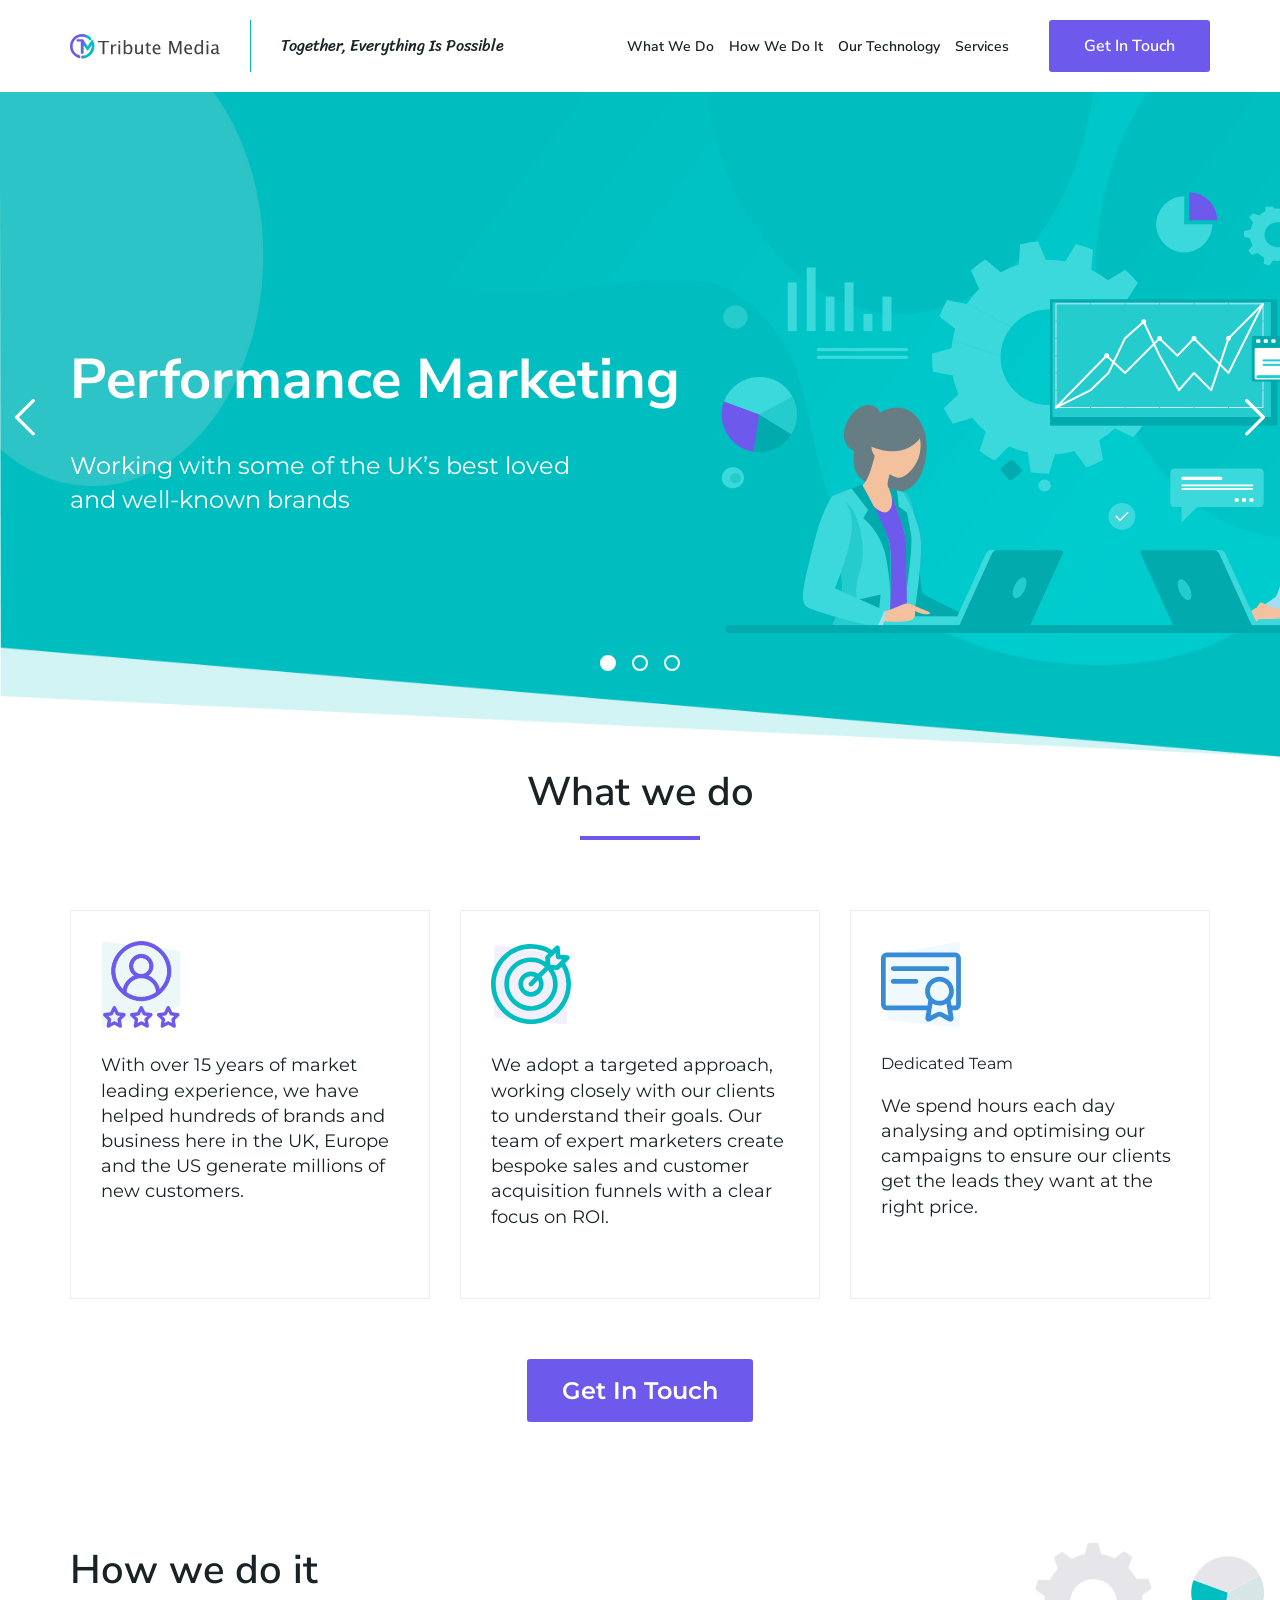
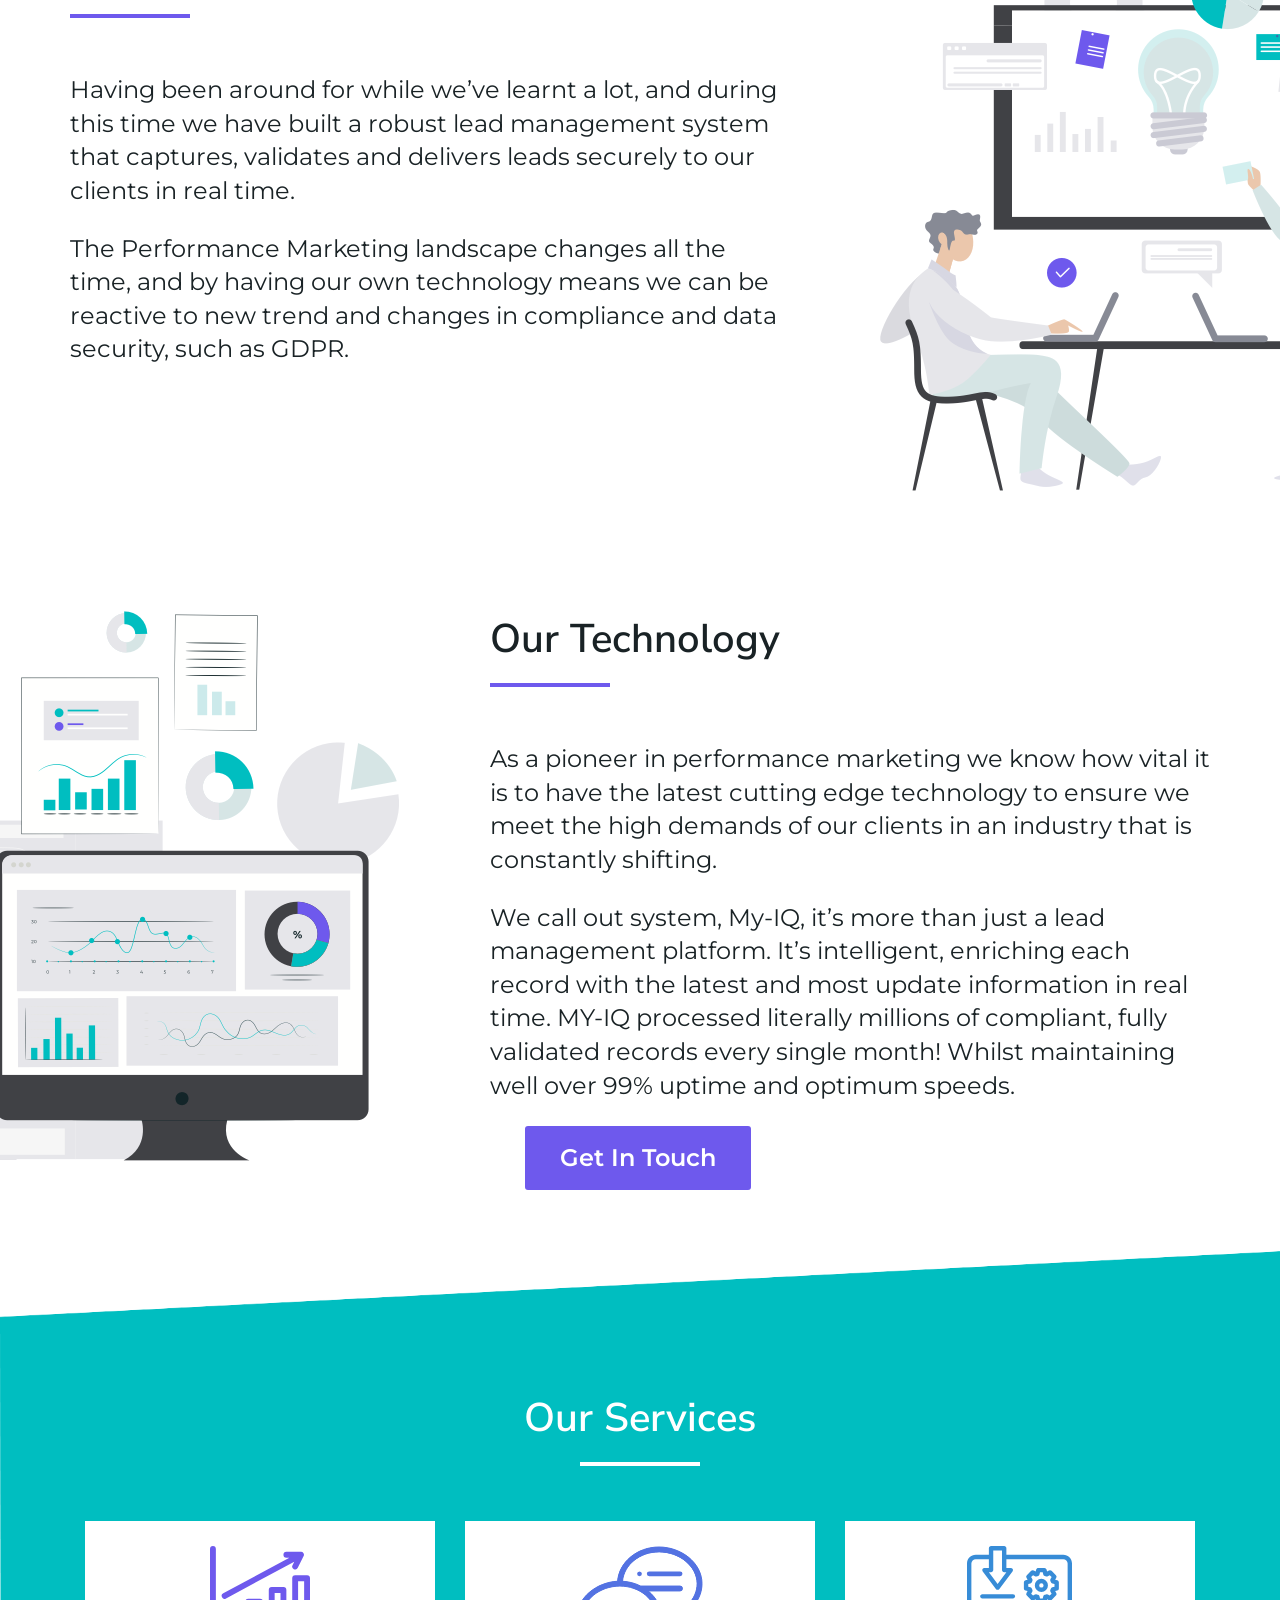
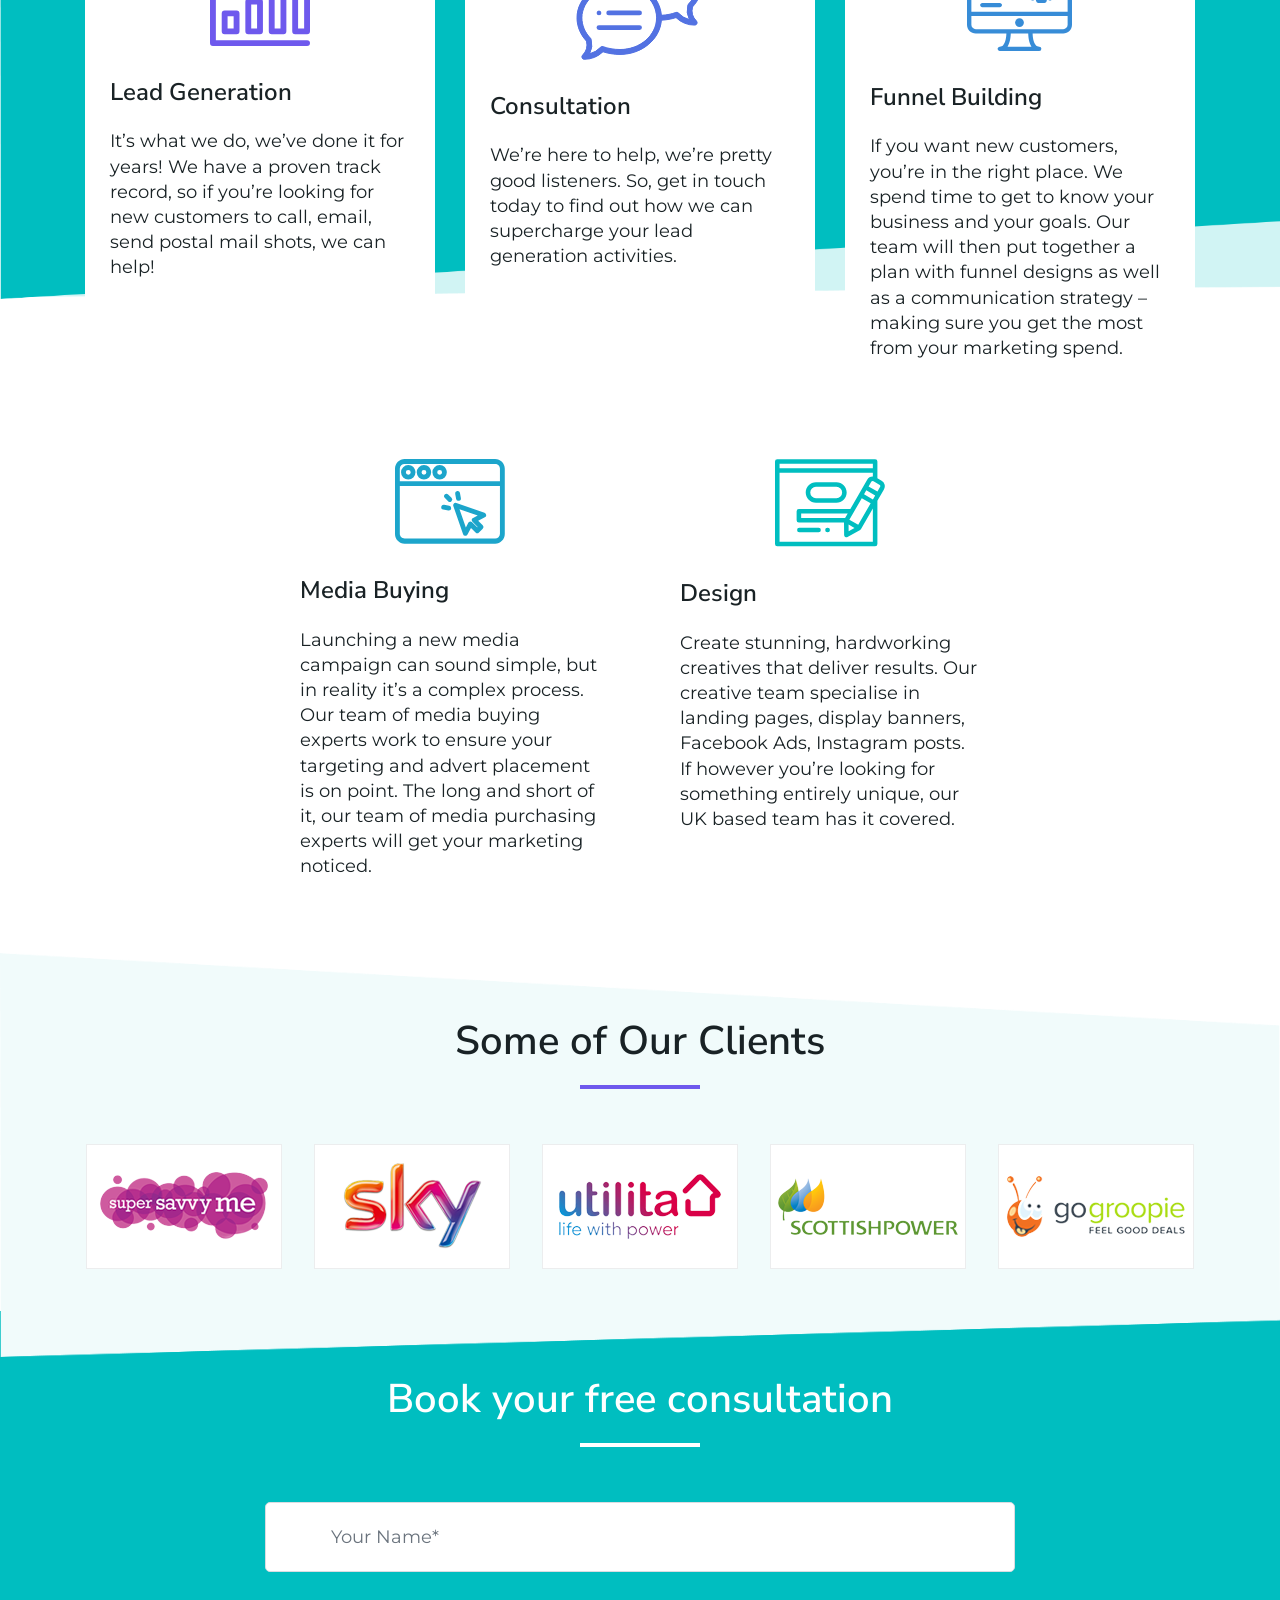
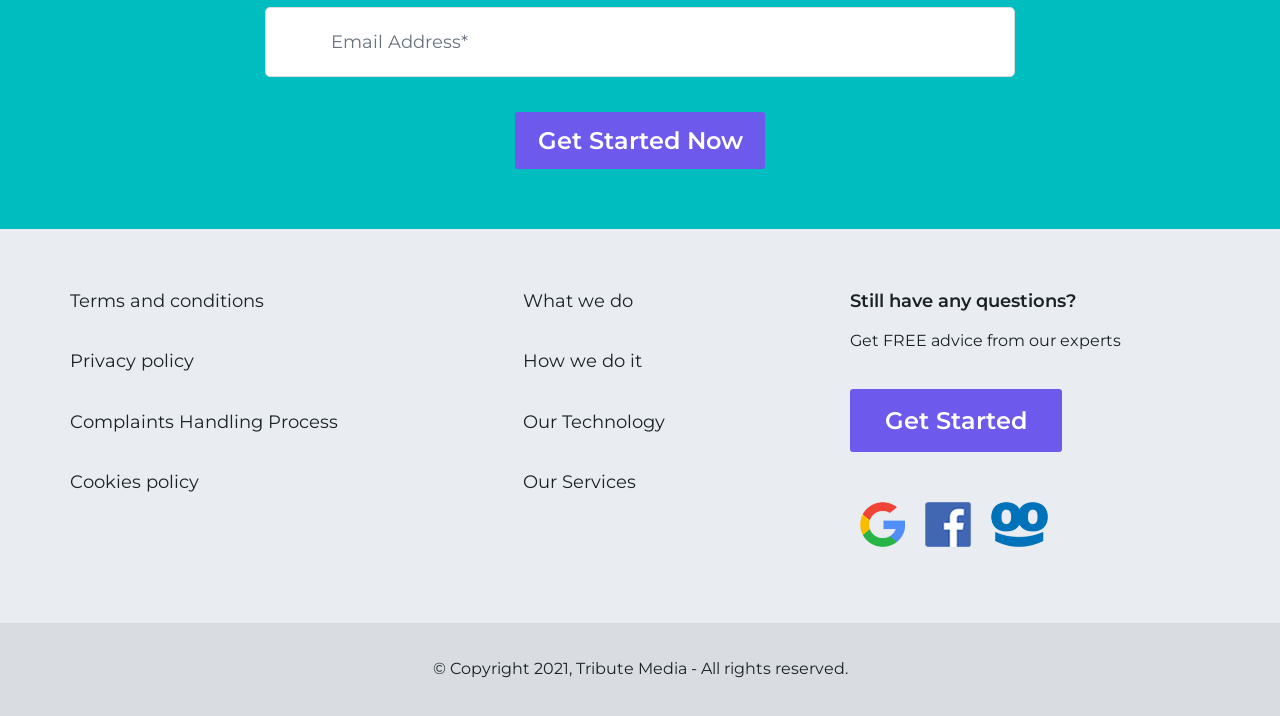
<file: index.html>
<!doctype html>
<html class="no-js" lang="">

<head>
  <meta charset="utf-8">
  <title>Tribute</title>
  <meta name="description" content="">
  <meta name="viewport" content="width=device-width, initial-scale=1">
  <link rel="preconnect" href="https://fonts.googleapis.com">
  <link href="https://fonts.googleapis.com/css2?family=Nunito+Sans:ital,wght@0,700;1,400&display=swap" rel="stylesheet">
  <link rel="preconnect" href="https://fonts.gstatic.com" crossorigin>
  <link href="https://fonts.googleapis.com/css2?family=Montserrat:wght@400;700&display=swap" rel="stylesheet">
  <meta property="og:title" content="">
  <meta property="og:type" content="">
  <meta property="og:url" content="">
  <meta property="og:image" content="">

  <link rel="manifest" href="site.webmanifest">
  <link rel="apple-touch-icon" href="icon.png">
  <!-- Place favicon.ico in the root directory -->
  
  <link rel="stylesheet" href="css/normalize.css">
  <link rel="stylesheet" href="css/slick.css">
  <link rel="stylesheet" href="css/animate.min.css">
  <link rel="stylesheet" href="css/main.css">

  <meta name="theme-color" content="#3c5ae4">
</head>

<body>
  <div class="wrapper">
    <header class="header">
      
      <div class="container">
        <div class="logo">
          <a href="/">
            <svg viewBox="0 0 400 66" version="1.1" xmlns="http://www.w3.org/2000/svg" xmlns:xlink="http://www.w3.org/1999/xlink">
              <!-- Generator: Sketch 50.2 (55047) - http://www.bohemiancoding.com/sketch -->
              <title>logo_color</title>
              <desc>Created with Sketch.</desc>
              <defs>
                  <linearGradient x1="50%" y1="41.1348806%" x2="68.2242044%" y2="43.6435127%" id="linearGradient-1">
                      <stop stop-color="#6E59ED" offset="0%"></stop>
                      <stop stop-color="#00BEC0" offset="100%"></stop>
                  </linearGradient>
              </defs>
              <g id="Page-1" stroke="none" stroke-width="1" fill="none" fill-rule="evenodd">
                  <g id="logoFINAL" transform="translate(-59.000000, -180.000000)">
                      <g id="logo_color" transform="translate(59.000000, 180.000000)">
                          <g id="text" transform="translate(73.924051, 15.189873)" fill="#404145">
                              <path d="M12.8876582,38.4810127 L12.8876582,7.0806962 L0.42721519,7.0806962 L0.42721519,3.35443038 L30.3322785,3.35443038 L30.3322785,7.0806962 L17.8718354,7.0806962 L17.8718354,38.4810127 L12.8876582,38.4810127 Z M35.4113924,38.4810127 L35.4113924,12.7056962 L40.0870253,12.7056962 L40.0870253,17.5474684 C41.9383004,13.9398554 44.6281469,12.1360759 48.1566456,12.1360759 C48.6313315,12.1360759 49.1297442,12.1756325 49.6518987,12.2547468 L49.6518987,16.6218354 C48.8449327,16.3528468 48.1329145,16.2183544 47.5158228,16.2183544 C44.5569472,16.2183544 42.0807062,17.974666 40.0870253,21.4873418 L40.0870253,38.4810127 L35.4113924,38.4810127 Z M55.3006329,38.4810127 L55.3006329,12.7056962 L59.9762658,12.7056962 L59.9762658,38.4810127 L55.3006329,38.4810127 Z M55.3006329,8.03006329 L55.3006329,3.35443038 L59.9762658,3.35443038 L59.9762658,8.03006329 L55.3006329,8.03006329 Z M69.3512658,38.7658228 L69.3512658,1.00474684 L74.0268987,1.00474684 L74.0268987,17.5474684 C75.9414653,13.9398554 78.813272,12.1360759 82.6424051,12.1360759 C85.7436864,12.1360759 88.1843265,13.2673937 89.9643987,15.5300633 C91.7444709,17.7927328 92.6344937,20.8860563 92.6344937,24.8101266 C92.6344937,29.0822998 91.6258012,32.5276768 89.6083861,35.1463608 C87.5909709,37.7650447 84.9367253,39.0743671 81.6455696,39.0743671 C78.5917569,39.0743671 76.0522253,37.9034927 74.0268987,35.5617089 L73.4572785,38.7658228 L69.3512658,38.7658228 Z M74.0268987,32.3338608 C76.4319741,34.4857703 78.7262549,35.5617089 80.9098101,35.5617089 C85.4035035,35.5617089 87.6503165,32.1361102 87.6503165,25.2848101 C87.6503165,19.2404761 85.6566655,16.2183544 81.6693038,16.2183544 C79.0585313,16.2183544 76.5110884,17.6344795 74.0268987,20.4667722 L74.0268987,32.3338608 Z M116.060127,38.4810127 L116.060127,33.6392405 C113.575937,37.2626763 110.561727,39.0743671 107.017405,39.0743671 C104.770558,39.0743671 102.982602,38.3663045 101.653481,36.9501582 C100.32436,35.5340119 99.6598101,33.6234297 99.6598101,31.2183544 L99.6598101,12.7056962 L104.335443,12.7056962 L104.335443,29.6993671 C104.335443,31.6297565 104.616295,33.0023693 105.178006,33.8172468 C105.739718,34.6321243 106.677209,35.039557 107.990506,35.039557 C110.838622,35.039557 113.528468,33.1645757 116.060127,29.414557 L116.060127,12.7056962 L120.735759,12.7056962 L120.735759,38.4810127 L116.060127,38.4810127 Z M137.848101,39.0743671 C135.474672,39.0743671 133.623424,38.3939941 132.294304,37.0332278 C130.965183,35.6724616 130.300633,33.7816577 130.300633,31.3607595 L130.300633,16.2183544 L127.072785,16.2183544 L127.072785,12.7056962 L130.300633,12.7056962 L130.300633,8.03006329 L134.976266,7.57911392 L134.976266,12.7056962 L141.716772,12.7056962 L141.716772,16.2183544 L134.976266,16.2183544 L134.976266,30.5063291 C134.976266,33.8765991 136.431947,35.5617089 139.343354,35.5617089 C139.960446,35.5617089 140.712021,35.4588618 141.598101,35.2531646 L141.598101,38.4810127 C140.158221,38.8765843 138.908233,39.0743671 137.848101,39.0743671 Z M167.183544,37.6503165 C164.050617,38.5996883 161.368682,39.0743671 159.137658,39.0743671 C155.340171,39.0743671 152.242892,37.8125126 149.845728,35.2887658 C147.448564,32.765019 146.25,29.493691 146.25,25.4746835 C146.25,21.5664362 147.30616,18.3623543 149.418513,15.8623418 C151.530865,13.3623293 154.232578,12.1123418 157.523734,12.1123418 C160.640838,12.1123418 163.049833,13.2199256 164.750791,15.4351266 C166.451749,17.6503275 167.302215,20.7990302 167.302215,24.8813291 L167.278481,26.3291139 L151.02057,26.3291139 C151.700953,32.4525623 154.699341,35.5142405 160.015823,35.5142405 C161.962035,35.5142405 164.351252,34.9920938 167.183544,33.9477848 L167.183544,37.6503165 Z M151.234177,22.8164557 L162.602848,22.8164557 C162.602848,18.0221279 160.814891,15.625 157.238924,15.625 C153.647134,15.625 151.645572,18.0221279 151.234177,22.8164557 Z M190.609177,38.4810127 L190.609177,3.35443038 L197.515823,3.35443038 L207.246835,30.5300633 L217.262658,3.35443038 L223.433544,3.35443038 L223.433544,38.4810127 L218.781646,38.4810127 L218.781646,9.90506329 L209.098101,36.1313291 L204.280063,36.1313291 L194.881329,9.83386076 L194.881329,38.4810127 L190.609177,38.4810127 Z M251.511076,37.6503165 C248.378149,38.5996883 245.696214,39.0743671 243.46519,39.0743671 C239.667703,39.0743671 236.570423,37.8125126 234.173259,35.2887658 C231.776096,32.765019 230.577532,29.493691 230.577532,25.4746835 C230.577532,21.5664362 231.633692,18.3623543 233.746044,15.8623418 C235.858397,13.3623293 238.56011,12.1123418 241.851266,12.1123418 C244.96837,12.1123418 247.377365,13.2199256 249.078323,15.4351266 C250.779281,17.6503275 251.629747,20.7990302 251.629747,24.8813291 L251.606013,26.3291139 L235.348101,26.3291139 C236.028484,32.4525623 239.026872,35.5142405 244.343354,35.5142405 C246.289567,35.5142405 248.678783,34.9920938 251.511076,33.9477848 L251.511076,37.6503165 Z M235.561709,22.8164557 L246.93038,22.8164557 C246.93038,18.0221279 245.142423,15.625 241.566456,15.625 C237.974666,15.625 235.973103,18.0221279 235.561709,22.8164557 Z M276.242089,38.4810127 L276.242089,33.6392405 C274.343345,37.2626763 271.47945,39.0743671 267.650316,39.0743671 C264.549035,39.0743671 262.108395,37.9430493 260.328323,35.6803797 C258.548251,33.4177102 257.658228,30.3243867 257.658228,26.4003165 C257.658228,22.1123203 258.66692,18.6629877 260.684335,16.0522152 C262.701751,13.4414426 265.355996,12.1360759 268.647152,12.1360759 C271.700965,12.1360759 274.232585,13.3069503 276.242089,15.6487342 L276.242089,1.00474684 L280.941456,1.00474684 L280.941456,38.4810127 L276.242089,38.4810127 Z M276.242089,18.8528481 C273.82119,16.7167615 271.52691,15.6487342 269.359177,15.6487342 C264.881307,15.6487342 262.642405,19.0743328 262.642405,25.9256329 C262.642405,31.9541441 264.636056,34.9683544 268.623418,34.9683544 C271.218367,34.9683544 273.757899,33.5522294 276.242089,30.7199367 L276.242089,18.8528481 Z M290.292722,38.4810127 L290.292722,12.7056962 L294.968354,12.7056962 L294.968354,38.4810127 L290.292722,38.4810127 Z M290.292722,8.03006329 L290.292722,3.35443038 L294.968354,3.35443038 L294.968354,8.03006329 L290.292722,8.03006329 Z M317.634494,35.2056962 C314.833847,37.784823 312.136089,39.0743671 309.541139,39.0743671 C307.405053,39.0743671 305.632918,38.4058611 304.224684,37.0688291 C302.816449,35.7317971 302.112342,34.0427317 302.112342,32.0015823 C302.112342,29.1851125 303.295083,27.0213683 305.660601,25.5102848 C308.026119,23.9992013 311.416117,23.2436709 315.830696,23.2436709 L316.946203,23.2436709 L316.946203,20.1344937 C316.946203,17.1439724 315.411408,15.6487342 312.341772,15.6487342 C309.873405,15.6487342 307.207293,16.4082203 304.343354,17.9272152 L304.343354,14.0585443 C307.492104,12.7768923 310.443024,12.1360759 313.196203,12.1360759 C316.075964,12.1360759 318.200151,12.7848036 319.568829,14.0822785 C320.937507,15.3797533 321.621835,17.3971382 321.621835,20.1344937 L321.621835,31.8117089 C321.621835,34.4857729 322.444612,35.8227848 324.09019,35.8227848 C324.295887,35.8227848 324.596517,35.7911396 324.992089,35.7278481 L325.324367,38.3148734 C324.264235,38.8212051 323.093361,39.0743671 321.811709,39.0743671 C319.628154,39.0743671 318.235762,37.784823 317.634494,35.2056962 Z M316.946203,32.6661392 L316.946203,25.9968354 L315.379747,25.9493671 C312.816443,25.9493671 310.743679,26.4359129 309.161392,27.409019 C307.579106,28.3821251 306.787975,29.6598022 306.787975,31.2420886 C306.787975,32.3655119 307.18354,33.3148695 307.974684,34.0901899 C308.765827,34.8655102 309.731007,35.2531646 310.870253,35.2531646 C312.816465,35.2531646 314.841762,34.3908314 316.946203,32.6661392 Z" id="Tribute-Media"></path>
                          </g>
                          <g id="icon" fill="url(#linearGradient-1)">
                              <path d="M28.8254371,19.8840134 L17.8596477,19.8840134 L17.8596477,13.808064 L34.5811667,13.808064 C35.1334515,13.808064 35.5811667,14.2557792 35.5811667,14.808064 L35.5811667,15.2418445 L35.6086759,15.2418445 L47.0433872,32.3693799 L54.7831635,20.7756894 L59.4574559,14.1421116 L60.4748466,15.8370656 C63.5080022,20.9002485 65.0863841,26.6427061 65.0863841,32.5433822 C65.0863841,41.059228 61.7128305,49.1605107 55.7682259,55.2401335 C49.0667587,62.0931635 39.7904371,65.6774215 30.2214493,65.0032813 L30.2214493,57.9209106 L30.8278903,57.9610357 C31.3983897,57.9986887 31.9707909,58.018466 32.5433822,58.018466 C39.8094538,58.018466 46.5698726,54.7493138 51.3639699,49.3388869 C56.1656739,43.920473 58.5960017,36.7445404 57.8353357,29.6159592 L48.1824845,43.7751858 L46.001465,43.7751858 L45.5850003,43.164371 C42.5345396,38.678914 39.4842691,34.193647 36.4339985,29.7079998 C36.4339985,37.3171317 36.4339985,44.9266439 36.4339985,52.535966 L28.8254371,52.535966 L28.8254371,19.8840134 Z M53.3340948,17.8176496 C48.5476041,11.0714933 40.8344512,7.0677279 32.5433822,7.0677279 C31.9707909,7.0677279 31.3983897,7.08693471 30.8278903,7.12477785 C29.6222347,7.20426744 28.4222841,7.37028279 27.2394485,7.62035173 C15.4814542,10.1086803 7.0665869,20.5317058 7.0665869,32.5433822 C7.0665869,44.5548684 15.4833559,54.9763726 27.2394485,57.4658422 L27.3326301,57.4854293 L27.3326301,64.6697293 L27.100627,64.6303648 C11.4632362,61.9916146 -3.55271368e-15,48.4004153 -3.55271368e-15,32.5433822 C-3.55271368e-15,14.594898 14.5610484,7.10542736e-15 32.5433822,7.10542736e-15 C42.2873232,7.10542736e-15 51.4134132,4.32685823 57.5938242,11.7733978 L53.3340948,17.8176496 Z" id="Combined-Shape"></path>
                          </g>
                      </g>
                  </g>
              </g>
          </svg>
          </a>
          <span class="slogan">Together, Everything <br />  Is Possible</span>
        </div>

        <nav class="wrap-nav">
          <ul class="navigation-list">
                               
            <li><a href="scroll-one" class="link js-scroll">What We Do</a></li>
            <li><a href="scroll-second" class="link js-scroll">How We Do It</a></li>
            <li><a href="scroll-third" class="link js-scroll">Our Technology</a></li>
            <li><a href="scroll-forfth" class="link js-scroll">Services</a></li>
          </ul>
          <a href="scroll-form" class="button js-scroll">Get In Touch</a>
        </nav>

        <button class="mobile-switcher">
          <div class="line-1"></div>
          <div class="line-2"></div>
          <div class="line-3"></div>
        </button>
      </div>
      
      
    </header>
    <main>

      <div class="widget banner">
        <div class="container">
          
          <div class="slider-banner">
            <div class="item">
              <div class="text-blc">
                <h1 class="title">Performance Marketing</h1>
                <p class="text">Working with some of the UK’s best loved <br> and well-known brands</p>

              </div>
              <div class="img-blc">
                <img src="img/main_banner_1.png" alt="" width="863" height="442">
              </div>
            </div>
            <div class="item">
              <div class="text-blc">

                <h1 class="title">Lead Generation</h1>
                <p class="text">Delivery solutions for your business with high-quality data leads</p>

              </div>
              <div class="img-blc">
                <img src="img/main_banner_2.png" alt=""  width="869" height="442">
              </div>
            </div>
            <div class="item">
              <div class="text-blc">
                <h1 class="title">GDPR Experts</h1>
                <p class="text">Our highly trained team helps keep your on track</p>

              </div>
              <div class="img-blc">
                <img src="img/main_banner_3.png" alt=""  width="870" height="442">
              </div>
            </div>
          </div>

        </div>
      </div>

      <div class="widget choose" data-scroll="scroll-one">
        <div class="container">
          <h2 class="widget_title wow animate__fadeIn">What we do</h2>
         
          <div class="list">
            <div class="list--item wow animate__fadeInLeft" data-wow-delay="0.3s">
              <div class="list--item_icon">
              <svg viewBox="0 0 105 116" xmlns="http://www.w3.org/2000/svg"><g fill="none" fill-rule="evenodd"><path d="M4.477 1.053l97 11.64A4 4 0 01105 16.665v66.888a4 4 0 01-2.957 3.861l-97 26.19A4 4 0 010 109.743V5.025a4 4 0 014.477-3.972z" fill="#ECF8F8"/><g fill="#6E59ED" fill-rule="nonzero"><path d="M52.876.6C31.81.6 13.333 19.078 13.333 40.143c0 21.011 18.378 39.543 39.543 39.543 21.362 0 39.543-18.742 39.543-39.543C92.419 19.078 73.94.6 52.876.6zm0 74.592c-7.052 0-14.18-2.424-20.195-6.843.519-10.702 9.347-19.22 20.195-19.22 10.843 0 19.676 8.514 20.195 19.22-6.015 4.42-13.144 6.843-20.195 6.843zm-11.234-41.79c0-6.194 5.04-11.233 11.234-11.233s11.234 5.04 11.234 11.234-5.04 11.233-11.234 11.233-11.234-5.04-11.234-11.233zm35.54 31.443c-1.575-8.593-7.593-15.525-15.334-18.537 4.08-2.844 6.755-7.567 6.755-12.905 0-8.672-7.055-15.728-15.727-15.728s-15.727 7.056-15.727 15.728c0 5.338 2.676 10.061 6.755 12.905-7.729 3.007-13.757 9.93-15.333 18.537-6.79-6.685-10.744-15.653-10.744-24.702 0-18.671 16.378-35.05 35.049-35.05s35.05 16.379 35.05 35.05c0 9.05-3.956 18.017-10.745 24.702z"/><path d="M52.876.6C31.81.6 13.333 19.078 13.333 40.143c0 21.011 18.378 39.543 39.543 39.543 21.362 0 39.543-18.742 39.543-39.543C92.419 19.078 73.94.6 52.876.6zm0 74.592c-7.052 0-14.18-2.424-20.195-6.843.519-10.702 9.347-19.22 20.195-19.22 10.843 0 19.676 8.514 20.195 19.22-6.015 4.42-13.144 6.843-20.195 6.843zm-11.234-41.79c0-6.194 5.04-11.233 11.234-11.233s11.234 5.04 11.234 11.234-5.04 11.233-11.234 11.233-11.234-5.04-11.234-11.233zm35.54 31.443c-1.575-8.593-7.593-15.525-15.334-18.537 4.08-2.844 6.755-7.567 6.755-12.905 0-8.672-7.055-15.728-15.727-15.728s-15.727 7.056-15.727 15.728c0 5.338 2.676 10.061 6.755 12.905-7.729 3.007-13.757 9.93-15.333 18.537-6.79-6.685-10.744-15.653-10.744-24.702 0-18.671 16.378-35.05 35.049-35.05s35.05 16.379 35.05 35.05c0 9.05-3.956 18.017-10.745 24.702z" stroke="#6E59ED"/><path d="M67.833 97.621a2.247 2.247 0 00-1.814-1.529l-7.69-1.117-3.438-6.969a2.247 2.247 0 00-4.03 0l-3.439 6.969-7.69 1.117a2.246 2.246 0 00-1.245 3.833l5.564 5.423-1.314 7.659a2.246 2.246 0 003.26 2.369l6.879-3.616 6.879 3.616a2.247 2.247 0 003.26-2.37l-1.315-7.658 5.564-5.424c.613-.596.833-1.49.569-2.303zm-10.115 5.334a2.246 2.246 0 00-.646 1.989l.744 4.336-3.894-2.047a2.245 2.245 0 00-2.091 0l-3.895 2.047.745-4.336a2.246 2.246 0 00-.646-1.989l-3.15-3.07 4.353-.633a2.247 2.247 0 001.692-1.23l1.946-3.944 1.946 3.945c.327.663.96 1.122 1.692 1.229l4.354.632-3.15 3.071zM31.885 97.621a2.247 2.247 0 00-1.814-1.529l-7.69-1.117-3.438-6.969a2.247 2.247 0 00-4.03 0l-3.438 6.969-7.69 1.117a2.246 2.246 0 00-1.245 3.833l5.564 5.423-1.315 7.659a2.246 2.246 0 003.26 2.369l6.879-3.616 6.879 3.616a2.247 2.247 0 003.26-2.37l-1.315-7.658 5.564-5.424c.613-.596.833-1.49.569-2.303zm-10.115 5.334a2.246 2.246 0 00-.646 1.989l.744 4.336-3.894-2.047a2.245 2.245 0 00-2.091 0l-3.895 2.047.745-4.336a2.246 2.246 0 00-.646-1.989l-3.15-3.07 4.353-.633a2.247 2.247 0 001.692-1.23l1.946-3.944 1.946 3.945c.327.663.96 1.122 1.692 1.229l4.354.632-3.15 3.071zM103.78 97.621a2.247 2.247 0 00-1.813-1.529l-7.69-1.117-3.438-6.969a2.247 2.247 0 00-4.03 0l-3.439 6.969-7.69 1.117a2.246 2.246 0 00-1.245 3.833L80 105.348l-1.314 7.659a2.246 2.246 0 003.26 2.369l6.879-3.616 6.879 3.616a2.247 2.247 0 003.26-2.37l-1.315-7.658 5.564-5.424c.613-.596.833-1.49.569-2.303zm-10.114 5.334a2.246 2.246 0 00-.646 1.989l.744 4.336-3.894-2.047a2.245 2.245 0 00-2.091 0l-3.895 2.047.745-4.336a2.246 2.246 0 00-.646-1.989l-3.15-3.07 4.353-.633a2.247 2.247 0 001.692-1.23l1.946-3.944 1.946 3.945c.327.663.96 1.122 1.692 1.229l4.354.632-3.15 3.071z"/></g></g></svg>  
              </div>

              <p class="list--item_text">With over 15 years of market leading experience, we have helped hundreds of brands and business here in the UK, Europe and the US generate millions of new customers.
              </p>
            </div>

            <div class="list--item wow animate__fadeInLeft" data-wow-delay="0.6s">
              <div class="list--item_icon">
              <svg viewBox="0 0 100 101" xmlns="http://www.w3.org/2000/svg"><g fill="none" fill-rule="evenodd"><path d="M8.632 1.295l83 13.28A4 4 0 0195 18.525v77.709a4 4 0 01-4.398 3.98l-83-8.3A4 4 0 014 87.934V5.244a4 4 0 014.632-3.95z" fill="#F2F0FF"/><path d="M92.659 23.914l4.85-4.85a2.931 2.931 0 00-1.826-4.99l-8.997-.76-.76-8.997a2.929 2.929 0 00-4.99-1.825l-4.85 4.849C68.243 2.532 59.276 0 50 0 36.645 0 24.088 5.201 14.645 14.645 5.2 24.088 0 36.645 0 50c0 13.355 5.201 25.912 14.645 35.355C24.088 94.8 36.645 100 50 100c13.355 0 25.912-5.201 35.355-14.645C94.8 75.912 100 63.355 100 50c0-9.276-2.532-18.243-7.341-26.086zm-11.604-7.642a2.93 2.93 0 002.673 2.673l5.177.437-7.007 7.007-7.642-.645-.645-7.642 7.007-7.007.437 5.177zM59.96 50c0 5.492-4.469 9.96-9.961 9.96s-9.96-4.468-9.96-9.96c0-5.492 4.468-9.96 9.96-9.96 1.682 0 3.267.42 4.658 1.159l-6.73 6.73a2.929 2.929 0 104.143 4.142l6.73-6.729A9.894 9.894 0 0159.961 50zm-1.045-13.06A15.733 15.733 0 0050 34.18c-8.723 0-15.82 7.097-15.82 15.82 0 8.723 7.097 15.82 15.82 15.82 8.723 0 15.82-7.097 15.82-15.82 0-3.305-1.02-6.376-2.76-8.916l8.365-8.365A27.408 27.408 0 0177.539 50c0 15.185-12.354 27.54-27.539 27.54-15.185 0-27.54-12.355-27.54-27.54 0-15.185 12.355-27.54 27.54-27.54 6.54 0 12.553 2.294 17.281 6.115l-8.365 8.365zm22.296 44.272C72.875 89.549 61.79 94.14 50 94.14s-22.875-4.592-31.212-12.93C10.451 72.876 5.86 61.792 5.86 50c0-11.79 4.592-22.875 12.93-31.212C27.124 10.451 38.208 5.86 50 5.86c7.713 0 15.185 1.982 21.81 5.758l-3.303 3.304a2.93 2.93 0 00-.849 2.318l.395 4.674A33.197 33.197 0 0050 16.602c-18.416 0-33.398 14.982-33.398 33.398 0 18.416 14.982 33.398 33.398 33.398 18.416 0 33.398-14.982 33.398-33.398a33.197 33.197 0 00-5.311-18.053l4.674.395c.083.006.165.01.247.01l.042-.003c.039 0 .077-.003.116-.005.063-.004.127-.008.19-.015l.116-.018a3.003 3.003 0 00.59-.158c.057-.023.113-.047.17-.074.035-.016.071-.032.107-.05a3.18 3.18 0 00.166-.093l.097-.058c.058-.038.114-.08.17-.121l.078-.058c.079-.064.156-.132.23-.206l3.303-3.304C92.16 34.815 94.141 42.287 94.141 50c0 11.79-4.592 22.875-12.93 31.212z" fill="#00BEC0" fill-rule="nonzero"/></g></svg>  
              </div>
              <p class="list--item_text">We adopt a targeted approach, working closely with our clients to understand their goals. Our team of expert marketers create bespoke sales and customer acquisition funnels with a clear focus on ROI.

              </p>
            </div>

            <div class="list--item wow animate__fadeInLeft" data-wow-delay="0.9s">
              <div class="list--item_icon">
                <svg viewBox="0 0 100 108" xmlns="http://www.w3.org/2000/svg"><g fill="none" fill-rule="evenodd"><path d="M11.289 15.96l83-14.995A4 4 0 0199 4.9v98.333a4 4 0 01-4.398 3.98l-83-8.3A4 4 0 018 94.934V19.896a4 4 0 013.289-3.937z" fill="#F0F9FF"/><g fill="#378CD7" fill-rule="nonzero"><path d="M92.942 14.032H6.917A6.925 6.925 0 000 20.949v58.363a6.925 6.925 0 006.917 6.917h50.162l-1.514 9.237c-.285 1.739.29 3.314 1.539 4.213 1.248.898 2.923.947 4.482.125l10.823-5.696c.302-.155 1.134-.155 1.436 0l10.822 5.696c.74.39 1.507.584 2.242.584.813 0 1.586-.238 2.241-.71 1.248-.899 1.824-2.474 1.539-4.213l-1.514-9.237h3.767a6.925 6.925 0 006.917-6.917V20.95a6.925 6.925 0 00-6.917-6.917zm-19.815 60.34c-6.647 0-12.055-5.408-12.055-12.055 0-6.647 5.408-12.055 12.055-12.055 6.647 0 12.055 5.408 12.055 12.055 0 6.647-5.408 12.056-12.055 12.056zm3.48 14.49c-2.017-1.062-4.944-1.062-6.96 0l-7.651 4.027 2.432-14.838a17.87 17.87 0 008.7 2.25c3.153 0 6.118-.818 8.698-2.25l.948 5.785.005.029 1.48 9.024-7.653-4.028zm17.323-9.55c0 .535-.453.988-.988.988h-4.74l-1.082-6.604-.017-.077a17.895 17.895 0 004.008-11.302c0-9.916-8.067-17.984-17.984-17.984-9.916 0-17.984 8.068-17.984 17.984 0 4.279 1.504 8.21 4.008 11.302-.005.025-.012.05-.016.076l-1.084 6.61c-.033-.001-.065-.005-.098-.005H6.917c-.536 0-.988-.453-.988-.988V20.949c0-.536.452-.988.988-.988h86.025c.535 0 .988.452.988.988v58.363z"/><path d="M82.458 31.092H15.264a2.964 2.964 0 100 5.929h67.194a2.964 2.964 0 100-5.929zM43.723 47.166H15.264a2.964 2.964 0 100 5.93h28.459a2.964 2.964 0 100-5.93z"/></g></g></svg>  
              </div>
              <div class="list--item_title">Dedicated Team</div>
              <p class="list--item_text">We spend hours each day analysing and optimising our campaigns to ensure our clients get the leads they want at the right price.</p>
            </div>
          </div>

          <div class="wrap-cta wow animate__fadeIn" data-wow-delay="1.1s">
            <a href="scroll-form" class="button js-scroll">Get In Touch</a>
          </div>

        </div>
      </div>

      <div class="widget text-img" data-scroll="scroll-second">
        <div class="container">
        
          <div class="text">
            <h2 class="widget_title wow animate__fadeIn">How we do it</h2>
            <p>Having been around for while we’ve learnt a lot, and during this time we have built a robust lead management system that captures, validates and delivers leads securely to our clients in real time.</p>
            <p>The Performance Marketing landscape changes all the time, and by having our own technology means we can be reactive to new trend and changes in compliance and data security, such as GDPR. </p>
          </div>
          <div class="img">
            <img src="img/experts.png" alt="">
          </div>
         

        </div>
      </div>

      <div class="widget text-img reverse" data-scroll="scroll-third">
        <div class="container">
          
          <div class="text">
            <h2 class="widget_title wow animate__fadeIn">Our Technology</h2>
            <p>As a pioneer in performance marketing we know how vital it is to have the latest cutting edge technology to ensure we meet the high demands of our clients in an industry that is constantly shifting.</p>
            <p>We call out system, My-IQ, it’s more than just a lead management platform. It’s intelligent, enriching each record with the latest and most update information in real time. MY-IQ processed literally millions of compliant, fully validated records every single month! Whilst maintaining well over 99% uptime and optimum speeds.</p>

            <div class="mobile-center">
              <a href="scroll-form" class="button js-scroll btn-center">Get In Touch</a>
            </div>
          </div>
          <div class="img">
            <img src="img/technology.png" alt="">
          </div>
         

        </div>
      </div>

      <div class="widget services" data-scroll="scroll-forfth">
        <div class="container">
          <h2 class="widget_title white">Our Services</h2>
        </div>

          <div class="services-slider">

            <div class="services-slider-item">
              <div class="services-slider-item_icon">
                <svg width="100" height="100" xmlns="http://www.w3.org/2000/svg"><g fill="#6E59ED" fill-rule="nonzero"><path d="M97.07 94.14H5.86V2.93a2.93 2.93 0 00-5.86 0v94.14A2.93 2.93 0 002.93 100h94.14a2.93 2.93 0 000-5.86z"/><path d="M14.648 64.453a2.93 2.93 0 00-2.93 2.93v17.969a2.93 2.93 0 002.93 2.93h11.915a2.93 2.93 0 002.93-2.93v-17.97a2.93 2.93 0 00-2.93-2.929H14.648zm8.985 17.969h-6.055v-12.11h6.055v12.11zM38.281 52.734a2.93 2.93 0 00-2.93 2.93v29.688a2.93 2.93 0 002.93 2.93H50a2.93 2.93 0 002.93-2.93V55.664a2.93 2.93 0 00-2.93-2.93H38.281zm8.79 29.688h-5.86V58.594h5.86v23.828zM61.719 41.016a2.93 2.93 0 00-2.93 2.93v41.406a2.93 2.93 0 002.93 2.93h11.718a2.93 2.93 0 002.93-2.93V43.945a2.93 2.93 0 00-2.93-2.93H61.72zm8.789 41.406h-5.86V46.875h5.86v35.547zM97.07 29.297H85.156a2.93 2.93 0 00-2.93 2.93v53.125a2.93 2.93 0 002.93 2.93H97.07a2.93 2.93 0 002.93-2.93V32.227a2.93 2.93 0 00-2.93-2.93zm-2.93 53.125h-6.054V35.156h6.055v47.266zM83.846 23.128a2.93 2.93 0 003.93-1.31l5.86-11.719a2.93 2.93 0 00-2.62-4.24H76.367a2.93 2.93 0 000 5.86h3.002L13.262 47.224a2.93 2.93 0 102.773 5.162l68.23-36.645-1.73 3.457a2.93 2.93 0 001.311 3.93z"/></g></svg>
              </div>
              <div class="services-slider-item_title">Lead Generation</div>
              <p class="services-slider-item_text">It’s what we do, we’ve done it for years! We have a proven track record, so if you’re looking for new customers to call, email, send postal mail shots, we can help!
              </p>
            </div>

            <div class="services-slider-item">
              <div class="services-slider-item_icon">
                <svg width="127" height="114" xmlns="http://www.w3.org/2000/svg"><g fill="#5372E2" fill-rule="nonzero"><path d="M63.5 25.414a2.442 2.442 0 000 4.883 2.442 2.442 0 000-4.883zM22.973 69.36a2.442 2.442 0 000-4.883 2.442 2.442 0 000 4.882z"/><path d="M83.031 1c-21.98 0-40.019 15.154-41.414 34.242C20.685 36.292 1 51.385 1 71.8c0 8.531 3.376 16.798 9.521 23.348a14.848 14.848 0 01-3.923 13.988 2.442 2.442 0 001.726 4.168 26.93 26.93 0 0018.659-7.542c4.857 1.656 11.194 2.659 16.986 2.659 21.976 0 40.014-15.15 41.413-34.234 5.112-.227 10.428-1.171 14.635-2.605a26.93 26.93 0 0018.659 7.542 2.441 2.441 0 001.726-4.168 14.848 14.848 0 01-3.923-13.988C122.624 54.419 126 46.153 126 37.62 126 16.41 104.799 1 83.031 1zM43.97 103.54c-5.762 0-12.328-1.132-16.727-2.882a2.442 2.442 0 00-2.704.62 22.029 22.029 0 01-10.957 6.502A19.744 19.744 0 0015.07 93.25a2.436 2.436 0 00-.597-1.032c-5.54-5.705-8.59-12.956-8.59-20.416 0-17.205 17.44-31.739 38.086-31.739 19.495 0 36.62 13.557 36.62 31.739 0 17.5-16.427 31.738-36.62 31.738zm68.558-45.503c-.28.29-.486.645-.597 1.032a19.744 19.744 0 001.49 14.531 22.022 22.022 0 01-10.958-6.502 2.443 2.443 0 00-2.704-.62c-3.812 1.517-9.25 2.567-14.384 2.82-.713-9.232-5.318-17.91-13.192-24.353h31.845a2.441 2.441 0 100-4.883H64.682c-5.542-2.82-11.765-4.466-18.17-4.81 1.403-16.398 17.246-29.37 36.52-29.37 20.644 0 38.085 14.535 38.085 31.74 0 7.46-3.05 14.71-8.59 20.415z"/><path d="M83.031 1c-21.98 0-40.019 15.154-41.414 34.242C20.685 36.292 1 51.385 1 71.8c0 8.531 3.376 16.798 9.521 23.348a14.848 14.848 0 01-3.923 13.988 2.442 2.442 0 001.726 4.168 26.93 26.93 0 0018.659-7.542c4.857 1.656 11.194 2.659 16.986 2.659 21.976 0 40.014-15.15 41.413-34.234 5.112-.227 10.428-1.171 14.635-2.605a26.93 26.93 0 0018.659 7.542 2.441 2.441 0 001.726-4.168 14.848 14.848 0 01-3.923-13.988C122.624 54.419 126 46.153 126 37.62 126 16.41 104.799 1 83.031 1zM43.97 103.54c-5.762 0-12.328-1.132-16.727-2.882a2.442 2.442 0 00-2.704.62 22.029 22.029 0 01-10.957 6.502A19.744 19.744 0 0015.07 93.25a2.436 2.436 0 00-.597-1.032c-5.54-5.705-8.59-12.956-8.59-20.416 0-17.205 17.44-31.739 38.086-31.739 19.495 0 36.62 13.557 36.62 31.739 0 17.5-16.427 31.738-36.62 31.738zm68.558-45.503c-.28.29-.486.645-.597 1.032a19.744 19.744 0 001.49 14.531 22.022 22.022 0 01-10.958-6.502 2.443 2.443 0 00-2.704-.62c-3.812 1.517-9.25 2.567-14.384 2.82-.713-9.232-5.318-17.91-13.192-24.353h31.845a2.441 2.441 0 100-4.883H64.682c-5.542-2.82-11.765-4.466-18.17-4.81 1.403-16.398 17.246-29.37 36.52-29.37 20.644 0 38.085 14.535 38.085 31.74 0 7.46-3.05 14.71-8.59 20.415z" stroke="#5372E2"/><path d="M63.5 64.477H32.738a2.441 2.441 0 100 4.882H63.5a2.441 2.441 0 100-4.882zM63.5 79.125H22.973a2.441 2.441 0 100 4.883H63.5a2.441 2.441 0 100-4.883zM104.027 25.414H73.266a2.441 2.441 0 100 4.883h30.761a2.441 2.441 0 100-4.883z"/></g></svg>
              </div>
              <div class="services-slider-item_title">Consultation</div>
              <p class="services-slider-item_text">We’re here to help, we’re pretty good listeners. So, get in touch today to find out how we can supercharge your lead generation activities.</p>
            </div>

            <div class="services-slider-item">
              <div class="services-slider-item_icon">
               <svg width="105" height="105" xmlns="http://www.w3.org/2000/svg"><g fill="#378CD7" fill-rule="nonzero"><path d="M96.25 8.75H39.375V2.188C39.375.978 38.397 0 37.187 0H24.062c-1.209 0-2.187.978-2.187 2.188V8.75H8.75C3.924 8.75 0 12.674 0 17.5v61.25c0 4.826 3.924 8.75 8.75 8.75h30.63c-.093 3.497-.764 9.086-3.258 11.71-.917.966-1.97 1.415-3.31 1.415-1.208 0-2.187.978-2.187 2.188 0 1.209.979 2.187 2.188 2.187h39.375a2.186 2.186 0 100-4.375c-1.34 0-2.393-.449-3.31-1.414-2.494-2.625-3.164-8.214-3.259-11.71H96.25c4.826 0 8.75-3.925 8.75-8.751V17.5c0-4.826-3.924-8.75-8.75-8.75zm-72.188 17.5c1.21 0 2.188-.978 2.188-2.188V4.375H35v19.687c0 1.21.978 2.188 2.188 2.188h2.187l-8.75 11.666-8.75-11.666h2.187zm16.488 74.375c2.642-4.05 3.153-9.882 3.219-13.125H61.23c.066 3.243.577 9.075 3.219 13.125h-23.9zm60.075-21.875a4.38 4.38 0 01-4.375 4.375H8.75a4.38 4.38 0 01-4.375-4.375V70h96.25v8.75zm0-13.125H4.375V17.5a4.38 4.38 0 014.375-4.375h13.125v8.75H17.5a2.188 2.188 0 00-1.75 3.5l13.125 17.5a2.186 2.186 0 003.5 0l13.124-17.5a2.187 2.187 0 00-1.75-3.5h-4.374v-8.75H96.25a4.38 4.38 0 014.375 4.375v48.125z"/><circle cx="52.5" cy="76.562" r="4.375"/><path d="M90.217 34.19l-2.072-.519 1.098-1.835a2.185 2.185 0 00-.329-2.67l-4.33-4.33a2.185 2.185 0 00-2.67-.33l-1.835 1.099-.52-2.072a2.185 2.185 0 00-2.12-1.658h-6.127c-1.004 0-1.88.684-2.122 1.658l-.519 2.072-1.835-1.098a2.192 2.192 0 00-2.67.329l-4.33 4.33a2.185 2.185 0 00-.33 2.67l1.099 1.835-2.072.52a2.185 2.185 0 00-1.658 2.12v6.127c0 1.005.683 1.88 1.658 2.122l2.072.519-1.098 1.835a2.185 2.185 0 00.329 2.67l4.33 4.33a2.19 2.19 0 002.67.33l1.835-1.099.52 2.072a2.185 2.185 0 002.12 1.658h6.127c1.004 0 1.88-.683 2.122-1.658l.519-2.072 1.835 1.098c.856.513 1.963.38 2.67-.329l4.33-4.33c.71-.709.846-1.811.33-2.67l-1.099-1.835 2.072-.52a2.185 2.185 0 001.658-2.12v-6.127c0-1.004-.684-1.88-1.658-2.122zM87.5 40.73l-2.132.533a2.182 2.182 0 00-1.538 1.406c-.126.37-.267.724-.434 1.07a2.183 2.183 0 00.092 2.079l1.126 1.88-1.916 1.916-1.88-1.126a2.166 2.166 0 00-2.079-.092c-.346.167-.7.308-1.07.434a2.182 2.182 0 00-1.406 1.538L75.73 52.5h-2.708l-.534-2.132a2.182 2.182 0 00-1.406-1.538 9.587 9.587 0 01-1.07-.434 2.182 2.182 0 00-2.079.092l-1.88 1.126-1.916-1.916 1.126-1.88c.38-.633.414-1.414.092-2.079a9.587 9.587 0 01-.434-1.07 2.182 2.182 0 00-1.538-1.406l-2.132-.534v-2.708l2.132-.534a2.182 2.182 0 001.538-1.406c.126-.37.267-.724.434-1.07a2.183 2.183 0 00-.092-2.079l-1.126-1.88 1.916-1.916 1.88 1.126c.63.38 1.41.414 2.079.092.346-.167.7-.308 1.07-.434a2.182 2.182 0 001.406-1.538l.534-2.132h2.708l.534 2.132a2.182 2.182 0 001.406 1.538c.37.126.724.267 1.07.434a2.177 2.177 0 002.079-.092l1.88-1.126 1.916 1.916-1.126 1.88a2.183 2.183 0 00-.092 2.079c.167.346.308.7.434 1.07.241.699.82 1.228 1.538 1.406l2.132.534v2.708z"/><path d="M74.375 32.813a6.57 6.57 0 00-6.562 6.562 6.57 6.57 0 006.562 6.563 6.57 6.57 0 006.563-6.563 6.57 6.57 0 00-6.563-6.563zm0 8.75a2.19 2.19 0 01-2.188-2.188 2.189 2.189 0 014.375 0 2.19 2.19 0 01-2.187 2.188zM45.938 48.125H15.313c-1.21 0-2.188.978-2.188 2.188 0 1.209.978 2.187 2.188 2.187h30.624c1.21 0 2.188-.978 2.188-2.188a2.186 2.186 0 00-2.188-2.187zM32.813 56.875h-17.5c-1.21 0-2.188.978-2.188 2.188 0 1.209.978 2.187 2.188 2.187h17.5c1.209 0 2.187-.978 2.187-2.188 0-1.209-.978-2.187-2.188-2.187z"/></g></svg>
              </div>
              <div class="services-slider-item_title">Funnel Building</div>
              <p class="services-slider-item_text">If you want new customers, you’re in the right place. We spend time to get to know your business and your goals. Our team will then put together a plan with funnel designs as well as a communication strategy – making sure you get the most from your marketing spend.
              </p>
            </div>

            <div class="services-slider-item">
              <div class="services-slider-item_icon">
                <svg width="110" height="85" xmlns="http://www.w3.org/2000/svg"><g fill="#1CA5CB" fill-rule="nonzero"><path d="M100.107.12H9.652C4.332.12 0 4.43 0 9.772v65.206c0 5.32 4.309 9.652 9.652 9.652h90.48c5.319 0 9.651-4.308 9.651-9.652V9.772C109.76 4.43 105.451.12 100.107.12zm4.838 74.69a4.767 4.767 0 01-4.814 4.741H9.652c-2.648.024-4.814-2.07-4.838-4.717V27.079h100.131v47.73zm0-65.134v12.589H4.814V9.676a4.767 4.767 0 014.814-4.742h90.479c2.648-.024 4.814 2.07 4.838 4.718v.024z"/><path d="M28.956 6.066a7.211 7.211 0 00-7.22 7.22 7.211 7.211 0 007.22 7.222 7.211 7.211 0 007.221-7.221c0-3.972-3.225-7.221-7.22-7.221zm0 9.652a2.414 2.414 0 01-2.407-2.407 2.414 2.414 0 012.407-2.407 2.414 2.414 0 012.407 2.407 2.414 2.414 0 01-2.407 2.407zM44.626 6.066a7.211 7.211 0 00-7.221 7.22 7.211 7.211 0 007.22 7.222 7.211 7.211 0 007.222-7.221c0-3.972-3.226-7.221-7.221-7.221zm0 9.652a2.414 2.414 0 01-2.407-2.407 2.414 2.414 0 012.407-2.407 2.414 2.414 0 012.407 2.407c.024 1.324-1.06 2.407-2.407 2.407zM13.263 6.066a7.211 7.211 0 00-7.221 7.22 7.211 7.211 0 007.22 7.222 7.211 7.211 0 007.222-7.221c.024-3.972-3.226-7.221-7.221-7.221zm0 9.652a2.414 2.414 0 01-2.407-2.407 2.414 2.414 0 012.407-2.407 2.414 2.414 0 012.407 2.407c.024 1.324-1.06 2.407-2.407 2.407zM90.816 54.976a2.548 2.548 0 00-1.348-1.155l-28.114-9.893a2.391 2.391 0 00-3.056 1.492 2.56 2.56 0 000 1.589l9.796 28.186a2.388 2.388 0 002.094 1.612h.193c.89 0 1.709-.505 2.118-1.275l3.49-6.62 4.573 4.55a2.397 2.397 0 003.394 0l3.78-3.78a2.397 2.397 0 000-3.393l-4.55-4.573 6.62-3.49a2.398 2.398 0 001.01-3.25zm-13.72 7.197c.12.216.241.41.41.578l5.126 5.175-.409.409-5.127-5.151c-.938-.939-2.479-.939-3.394.024a1.942 1.942 0 00-.409.578l-2.43 4.621-6.355-18.245 18.22 6.33-4.62 2.431a2.398 2.398 0 00-1.012 3.25zM56.492 38.753l-3.37-3.346c-.938-.939-2.455-.963-3.393-.024-.94.939-.963 2.455-.024 3.394l.024.024 3.37 3.346a2.397 2.397 0 003.393 0 2.397 2.397 0 000-3.394zM65.88 38.993l-.963-5.126a2.413 2.413 0 00-4.742.89l.963 5.127a2.444 2.444 0 002.359 1.974c.144 0 .289-.024.457-.048a2.413 2.413 0 001.926-2.817zM54.23 46.792l-5.127-.963c-1.3-.24-2.576.602-2.816 1.926a2.39 2.39 0 001.925 2.792l5.127.963c.145.024.289.048.457.048a2.414 2.414 0 002.408-2.407 2.397 2.397 0 00-1.974-2.359z"/></g></svg>
              </div>
              <div class="services-slider-item_title">Media Buying</div>
              <p class="services-slider-item_text">Launching a new media campaign can sound simple, but in reality it’s a complex process. Our team of media buying experts work to ensure your targeting and advert placement is on point. The long and short of it, our team of media purchasing experts will get your marketing noticed.</p>
            </div>

            <div class="services-slider-item">
              <div class="services-slider-item_icon">
                <svg width="110" height="88" xmlns="http://www.w3.org/2000/svg"><g fill="#00BEC0" fill-rule="nonzero"><path d="M40.96 43.743h20.48c5.646 0 10.24-4.594 10.24-10.24 0-5.647-4.594-10.24-10.24-10.24H40.96c-5.646 0-10.24 4.593-10.24 10.24 0 5.646 4.594 10.24 10.24 10.24zm0-15.93h20.48a5.695 5.695 0 015.689 5.69 5.695 5.695 0 01-5.689 5.689H40.96a5.695 5.695 0 01-5.689-5.69 5.695 5.695 0 015.69-5.688z"/><path d="M109.568 25.608a6.273 6.273 0 00-2.943-3.834l-4.225-2.44V2.441a2.275 2.275 0 00-2.275-2.275H2.275A2.275 2.275 0 000 2.441v82.603a2.275 2.275 0 002.275 2.276h97.85a2.275 2.275 0 002.275-2.276V41.722l6.537-11.322a6.27 6.27 0 00.63-4.792zM4.55 4.717H97.85v4.551H4.551V4.717zM97.85 82.769H4.551v-68.95H97.85v3.757a6.32 6.32 0 00-5.663 3.153L75.352 49.887H23.893a2.275 2.275 0 00-2.275 2.276v9.102a2.275 2.275 0 002.275 2.275h45.11l.127 12.546a2.275 2.275 0 003.394 1.96l12.661-7.141c.276-.155.52-.371.716-.639.047-.064.093-.13.134-.2l.004-.006 11.81-20.456V82.77zM74.367 60.694L86.77 39.213l8.868 5.12-12.402 21.48-8.868-5.12zm5.11 8.205l-5.834 3.29-.068-6.698 2.95 1.704 2.952 1.704zm-6.753-14.461l-2.628 4.551H26.17v-4.551h46.555zm25.19-14.046l-8.87-5.12 2.276-3.942 8.869 5.12-2.276 3.942zm7.082-12.268l-2.532 4.385-8.868-5.12 2.531-4.385a1.766 1.766 0 012.41-.645l5.813 3.356a1.766 1.766 0 01.646 2.41z"/><path d="M43.577 68.774H24.348a2.275 2.275 0 100 4.551h19.229a2.275 2.275 0 100-4.551zM52.68 68.774h-.228a2.275 2.275 0 100 4.551h.227a2.275 2.275 0 100-4.551z"/></g></svg>
              </div>
              <div class="services-slider-item_title">Design</div>
              <p class="services-slider-item_text">Create stunning, hardworking creatives that deliver results. Our creative team specialise in landing pages, display banners, Facebook Ads, Instagram posts. If however you’re looking for something entirely unique, our UK based team has it covered.</p>
            </div>

        </div>
      </div>

      <div class="widget clients">
        <div class="container">
          <h2 class="widget_title wow animate__fadeIn" data-wow-delay="0.5s">Some of Our Clients</h2>

          <div class="list-clients">
            <div class="item">
                <img src="img/clients/clients1.png" alt="client">
            </div>

            <div class="item">
              <img src="img/clients/clients2.png" alt="client">
            </div>

            <div class="item">
              <img src="img/clients/clients3.png" alt="client">
            </div>

            <div class="item">
              <img src="img/clients/clients4.png" alt="client">
            </div>
            <div class="item">
              <img src="img/clients/clients5.png" alt="client">
            </div>
          </div>

        </div>
      </div>

      <div class="widget inner-form" data-scroll="scroll-form">
        <div class="container">
          <h2 class="widget_title white wow animate__fadeIn" data-wow-delay="0.5s">Book your free consultation</h2>
          <form action="" class="form wow animate__fadeIn" data-wow-delay="0.7s">
              <label>
                <input type="text" placeholder="Your Name*">
              </label>
              <label>
                <input type="email" placeholder="Email Address*">
              </label>

              <div class="wrap-cta">
                <button type="submit" class="button">Get Started Now</button>
              </div>
          </form>
        </div>
      </div>

    </main>
  </div>
  <footer class="footer">

    <div class="container">
      <div class="top">
        <nav class="navigation">
          <ul>
            <li><a href="terms_and_conditions.html" class="link">Terms and conditions</a></li>
            <li><a href="privacy_policy.html" class="link">Privacy policy</a></li>
            <li><a href="сomplaints_handling_process.html" class="link">Complaints Handling Process</a></li>
            <li><a href="cookies_policy.html" class="link">Cookies policy</a></li>
          </ul>
        </nav>
        <nav class="navigation">
          <ul>
            <li><a href="scroll-one" class="link js-scroll">What we do</a></li>
            <li><a href="scroll-second" class="link js-scroll">How we do it</a></li>
            <li><a href="scroll-third" class="link js-scroll">Our Technology</a></li>
            <li><a href="scroll-forfth" class="link js-scroll">Our Services</a></li>
          </ul>
        </nav>

        <div class="footer-form">
          <h4 class="footer-form-title">Still have any questions?</h4>
          <p>Get FREE advice from our experts</p>

          <a href="scroll-form" class="button js-scroll">Get Started</a>


          <ul class="social-list">
            <li>
              <a href="#">
                  <img src="img/google.png" alt="">
              </a>
            </li>
            <li>
              <a href="#">
                <img src="img/fb.png" alt="">
              </a>
            </li>
            <li>
              <a href="#">
                <img src="img/taboola.png" alt="">
              </a>
            </li>
          </ul>

        </div>
      </div>
    </div>

    <div class="bottom">
      <div class="container">
        <p class="copy">&copy; Copyright 2021, Tribute Media - All rights reserved.</p>
      </div>
    </div>
    
  </footer>

 
  <!-- Add your site or application content here -->
  <script src="js/vendor/modernizr-3.11.2.min.js"></script>
  <script type="text/javascript" src="js/jquery-1.11.0.min.js"></script>
  <script type="text/javascript" src="js/jquery-migrate-1.2.1.min.js"></script>
  <script type="text/javascript" src="js/slick.min.js"></script>
  <script type="text/javascript" src="js/wow.min.js"></script>
  <script src="js/main.js"></script>

  <!-- Google Analytics: change UA-XXXXX-Y to be your site's ID. -->
  <script>
    window.ga = function () { ga.q.push(arguments) }; ga.q = []; ga.l = +new Date;
    ga('create', 'UA-XXXXX-Y', 'auto'); ga('set', 'anonymizeIp', true); ga('set', 'transport', 'beacon'); ga('send', 'pageview')
  </script>
  <script src="https://www.google-analytics.com/analytics.js" async></script>
</body>

</html>
</file>
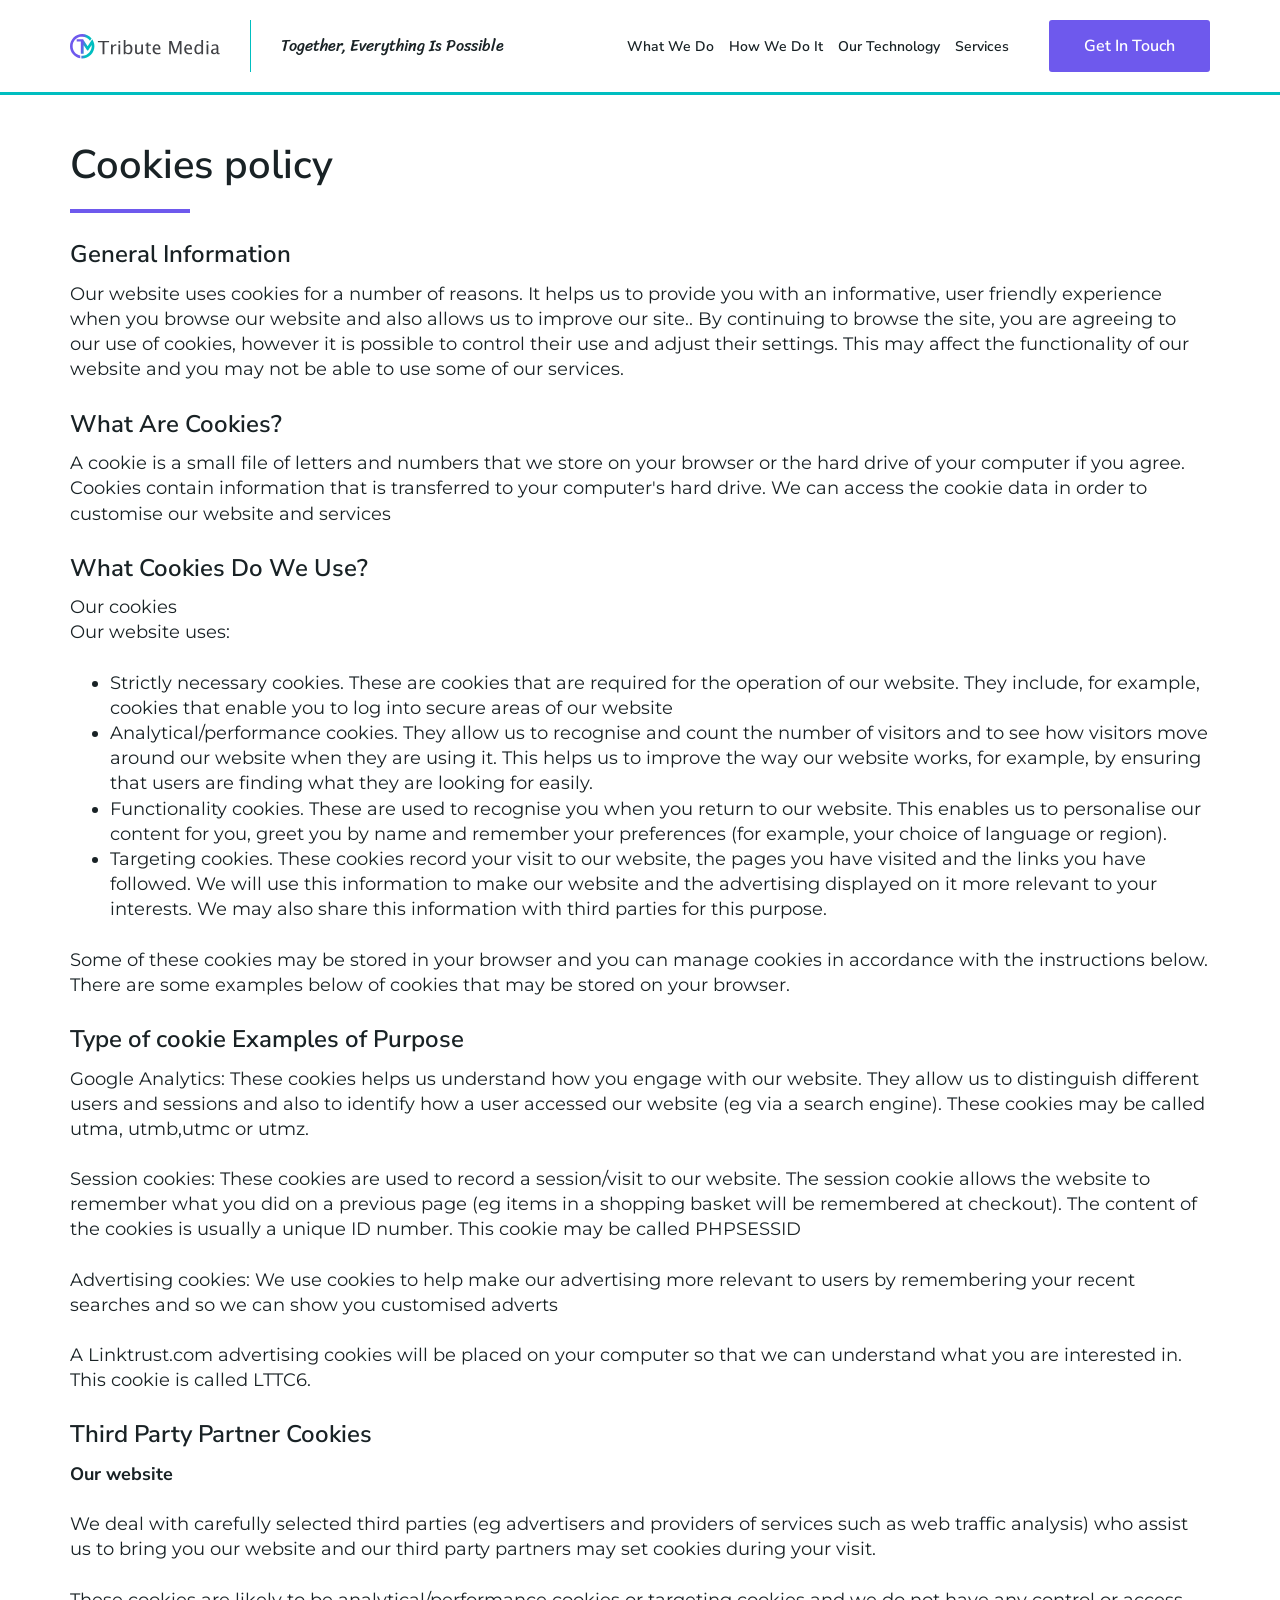
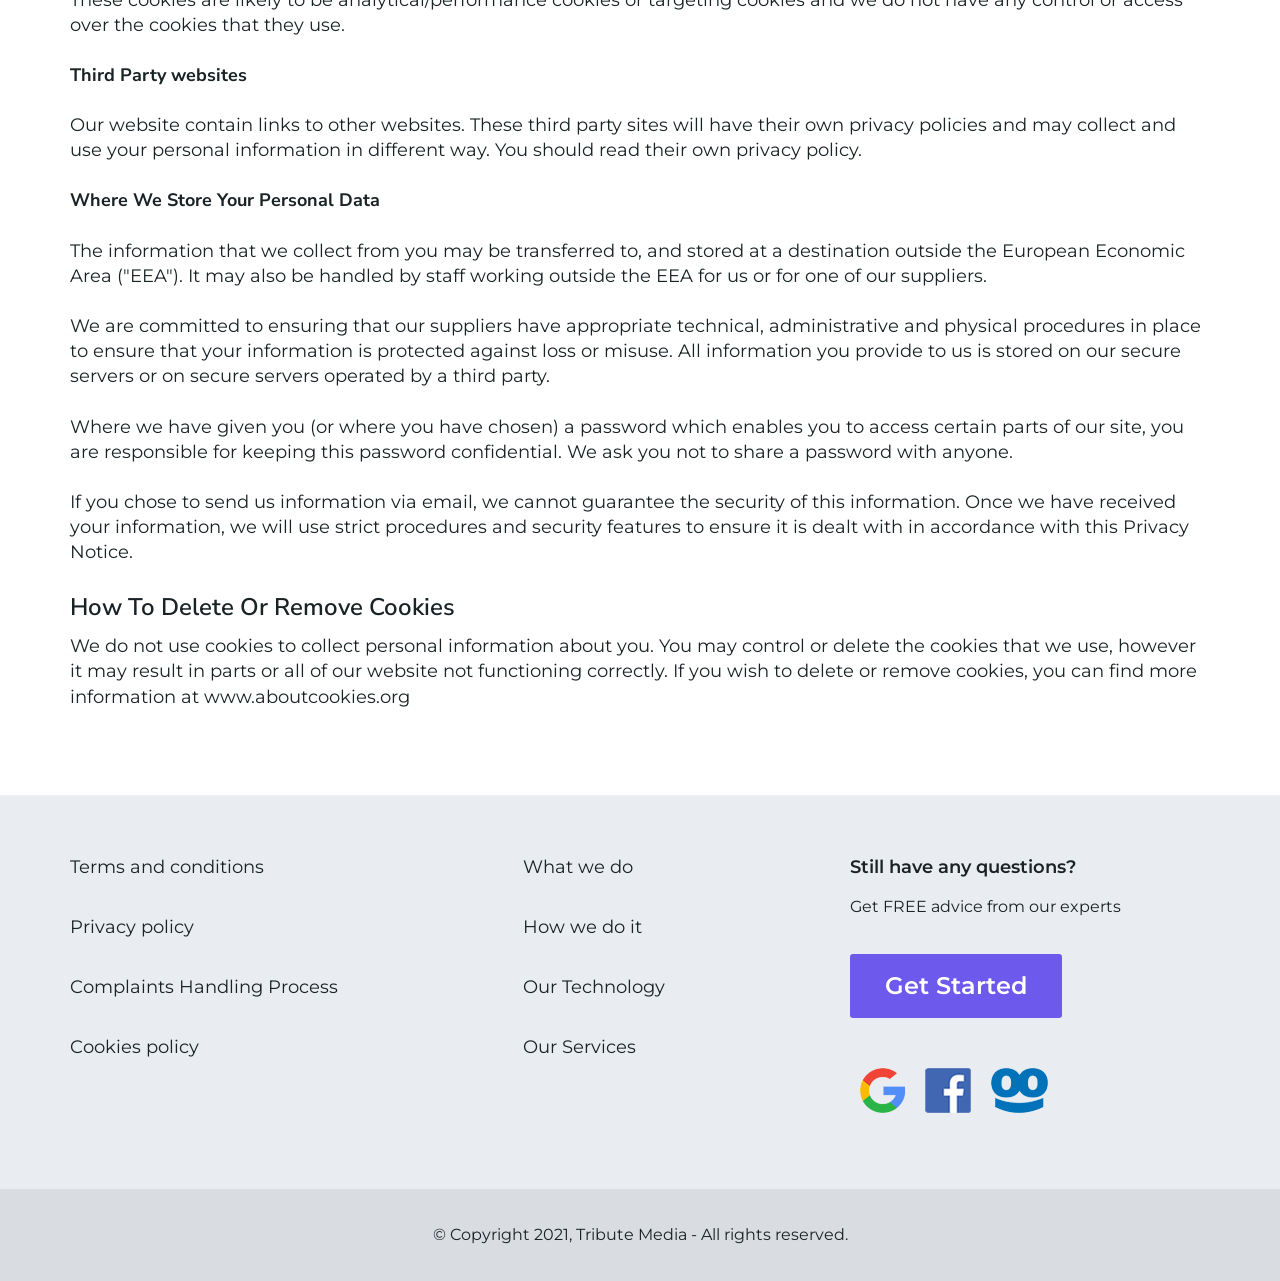
<file: cookies_policy.html>
<!doctype html>
<html class="no-js" lang="">

<head>
  <meta charset="utf-8">
  <title>Cookies policy</title>
  <meta name="description" content="">
  <meta name="viewport" content="width=device-width, initial-scale=1">
  <link rel="preconnect" href="https://fonts.googleapis.com">
  <link href="https://fonts.googleapis.com/css2?family=Nunito+Sans:ital,wght@0,700;1,400&display=swap" rel="stylesheet">
  <link rel="preconnect" href="https://fonts.gstatic.com" crossorigin>
  <link href="https://fonts.googleapis.com/css2?family=Montserrat:wght@400;700&display=swap" rel="stylesheet">
  <meta property="og:title" content="">
  <meta property="og:type" content="">
  <meta property="og:url" content="">
  <meta property="og:image" content="">

  <link rel="manifest" href="site.webmanifest">
  <link rel="apple-touch-icon" href="icon.png">
  <!-- Place favicon.ico in the root directory -->
  
  <link rel="stylesheet" href="css/normalize.css">
  <link rel="stylesheet" href="css/slick.css">
  <link rel="stylesheet" href="css/animate.min.css">
  <link rel="stylesheet" href="css/main.css">

  <meta name="theme-color" content="#3c5ae4">
</head>
<body >
  <div class="wrapper">
    <header class="header">
      
      <div class="container">
        <div class="logo">
          <a href="/">
            <svg viewBox="0 0 400 66" version="1.1" xmlns="http://www.w3.org/2000/svg" xmlns:xlink="http://www.w3.org/1999/xlink">
              <!-- Generator: Sketch 50.2 (55047) - http://www.bohemiancoding.com/sketch -->
              <title>logo_color</title>
              <desc>Created with Sketch.</desc>
              <defs>
                  <linearGradient x1="50%" y1="41.1348806%" x2="68.2242044%" y2="43.6435127%" id="linearGradient-1">
                      <stop stop-color="#6E59ED" offset="0%"></stop>
                      <stop stop-color="#00BEC0" offset="100%"></stop>
                  </linearGradient>
              </defs>
              <g id="Page-1" stroke="none" stroke-width="1" fill="none" fill-rule="evenodd">
                  <g id="logoFINAL" transform="translate(-59.000000, -180.000000)">
                      <g id="logo_color" transform="translate(59.000000, 180.000000)">
                          <g id="text" transform="translate(73.924051, 15.189873)" fill="#404145">
                              <path d="M12.8876582,38.4810127 L12.8876582,7.0806962 L0.42721519,7.0806962 L0.42721519,3.35443038 L30.3322785,3.35443038 L30.3322785,7.0806962 L17.8718354,7.0806962 L17.8718354,38.4810127 L12.8876582,38.4810127 Z M35.4113924,38.4810127 L35.4113924,12.7056962 L40.0870253,12.7056962 L40.0870253,17.5474684 C41.9383004,13.9398554 44.6281469,12.1360759 48.1566456,12.1360759 C48.6313315,12.1360759 49.1297442,12.1756325 49.6518987,12.2547468 L49.6518987,16.6218354 C48.8449327,16.3528468 48.1329145,16.2183544 47.5158228,16.2183544 C44.5569472,16.2183544 42.0807062,17.974666 40.0870253,21.4873418 L40.0870253,38.4810127 L35.4113924,38.4810127 Z M55.3006329,38.4810127 L55.3006329,12.7056962 L59.9762658,12.7056962 L59.9762658,38.4810127 L55.3006329,38.4810127 Z M55.3006329,8.03006329 L55.3006329,3.35443038 L59.9762658,3.35443038 L59.9762658,8.03006329 L55.3006329,8.03006329 Z M69.3512658,38.7658228 L69.3512658,1.00474684 L74.0268987,1.00474684 L74.0268987,17.5474684 C75.9414653,13.9398554 78.813272,12.1360759 82.6424051,12.1360759 C85.7436864,12.1360759 88.1843265,13.2673937 89.9643987,15.5300633 C91.7444709,17.7927328 92.6344937,20.8860563 92.6344937,24.8101266 C92.6344937,29.0822998 91.6258012,32.5276768 89.6083861,35.1463608 C87.5909709,37.7650447 84.9367253,39.0743671 81.6455696,39.0743671 C78.5917569,39.0743671 76.0522253,37.9034927 74.0268987,35.5617089 L73.4572785,38.7658228 L69.3512658,38.7658228 Z M74.0268987,32.3338608 C76.4319741,34.4857703 78.7262549,35.5617089 80.9098101,35.5617089 C85.4035035,35.5617089 87.6503165,32.1361102 87.6503165,25.2848101 C87.6503165,19.2404761 85.6566655,16.2183544 81.6693038,16.2183544 C79.0585313,16.2183544 76.5110884,17.6344795 74.0268987,20.4667722 L74.0268987,32.3338608 Z M116.060127,38.4810127 L116.060127,33.6392405 C113.575937,37.2626763 110.561727,39.0743671 107.017405,39.0743671 C104.770558,39.0743671 102.982602,38.3663045 101.653481,36.9501582 C100.32436,35.5340119 99.6598101,33.6234297 99.6598101,31.2183544 L99.6598101,12.7056962 L104.335443,12.7056962 L104.335443,29.6993671 C104.335443,31.6297565 104.616295,33.0023693 105.178006,33.8172468 C105.739718,34.6321243 106.677209,35.039557 107.990506,35.039557 C110.838622,35.039557 113.528468,33.1645757 116.060127,29.414557 L116.060127,12.7056962 L120.735759,12.7056962 L120.735759,38.4810127 L116.060127,38.4810127 Z M137.848101,39.0743671 C135.474672,39.0743671 133.623424,38.3939941 132.294304,37.0332278 C130.965183,35.6724616 130.300633,33.7816577 130.300633,31.3607595 L130.300633,16.2183544 L127.072785,16.2183544 L127.072785,12.7056962 L130.300633,12.7056962 L130.300633,8.03006329 L134.976266,7.57911392 L134.976266,12.7056962 L141.716772,12.7056962 L141.716772,16.2183544 L134.976266,16.2183544 L134.976266,30.5063291 C134.976266,33.8765991 136.431947,35.5617089 139.343354,35.5617089 C139.960446,35.5617089 140.712021,35.4588618 141.598101,35.2531646 L141.598101,38.4810127 C140.158221,38.8765843 138.908233,39.0743671 137.848101,39.0743671 Z M167.183544,37.6503165 C164.050617,38.5996883 161.368682,39.0743671 159.137658,39.0743671 C155.340171,39.0743671 152.242892,37.8125126 149.845728,35.2887658 C147.448564,32.765019 146.25,29.493691 146.25,25.4746835 C146.25,21.5664362 147.30616,18.3623543 149.418513,15.8623418 C151.530865,13.3623293 154.232578,12.1123418 157.523734,12.1123418 C160.640838,12.1123418 163.049833,13.2199256 164.750791,15.4351266 C166.451749,17.6503275 167.302215,20.7990302 167.302215,24.8813291 L167.278481,26.3291139 L151.02057,26.3291139 C151.700953,32.4525623 154.699341,35.5142405 160.015823,35.5142405 C161.962035,35.5142405 164.351252,34.9920938 167.183544,33.9477848 L167.183544,37.6503165 Z M151.234177,22.8164557 L162.602848,22.8164557 C162.602848,18.0221279 160.814891,15.625 157.238924,15.625 C153.647134,15.625 151.645572,18.0221279 151.234177,22.8164557 Z M190.609177,38.4810127 L190.609177,3.35443038 L197.515823,3.35443038 L207.246835,30.5300633 L217.262658,3.35443038 L223.433544,3.35443038 L223.433544,38.4810127 L218.781646,38.4810127 L218.781646,9.90506329 L209.098101,36.1313291 L204.280063,36.1313291 L194.881329,9.83386076 L194.881329,38.4810127 L190.609177,38.4810127 Z M251.511076,37.6503165 C248.378149,38.5996883 245.696214,39.0743671 243.46519,39.0743671 C239.667703,39.0743671 236.570423,37.8125126 234.173259,35.2887658 C231.776096,32.765019 230.577532,29.493691 230.577532,25.4746835 C230.577532,21.5664362 231.633692,18.3623543 233.746044,15.8623418 C235.858397,13.3623293 238.56011,12.1123418 241.851266,12.1123418 C244.96837,12.1123418 247.377365,13.2199256 249.078323,15.4351266 C250.779281,17.6503275 251.629747,20.7990302 251.629747,24.8813291 L251.606013,26.3291139 L235.348101,26.3291139 C236.028484,32.4525623 239.026872,35.5142405 244.343354,35.5142405 C246.289567,35.5142405 248.678783,34.9920938 251.511076,33.9477848 L251.511076,37.6503165 Z M235.561709,22.8164557 L246.93038,22.8164557 C246.93038,18.0221279 245.142423,15.625 241.566456,15.625 C237.974666,15.625 235.973103,18.0221279 235.561709,22.8164557 Z M276.242089,38.4810127 L276.242089,33.6392405 C274.343345,37.2626763 271.47945,39.0743671 267.650316,39.0743671 C264.549035,39.0743671 262.108395,37.9430493 260.328323,35.6803797 C258.548251,33.4177102 257.658228,30.3243867 257.658228,26.4003165 C257.658228,22.1123203 258.66692,18.6629877 260.684335,16.0522152 C262.701751,13.4414426 265.355996,12.1360759 268.647152,12.1360759 C271.700965,12.1360759 274.232585,13.3069503 276.242089,15.6487342 L276.242089,1.00474684 L280.941456,1.00474684 L280.941456,38.4810127 L276.242089,38.4810127 Z M276.242089,18.8528481 C273.82119,16.7167615 271.52691,15.6487342 269.359177,15.6487342 C264.881307,15.6487342 262.642405,19.0743328 262.642405,25.9256329 C262.642405,31.9541441 264.636056,34.9683544 268.623418,34.9683544 C271.218367,34.9683544 273.757899,33.5522294 276.242089,30.7199367 L276.242089,18.8528481 Z M290.292722,38.4810127 L290.292722,12.7056962 L294.968354,12.7056962 L294.968354,38.4810127 L290.292722,38.4810127 Z M290.292722,8.03006329 L290.292722,3.35443038 L294.968354,3.35443038 L294.968354,8.03006329 L290.292722,8.03006329 Z M317.634494,35.2056962 C314.833847,37.784823 312.136089,39.0743671 309.541139,39.0743671 C307.405053,39.0743671 305.632918,38.4058611 304.224684,37.0688291 C302.816449,35.7317971 302.112342,34.0427317 302.112342,32.0015823 C302.112342,29.1851125 303.295083,27.0213683 305.660601,25.5102848 C308.026119,23.9992013 311.416117,23.2436709 315.830696,23.2436709 L316.946203,23.2436709 L316.946203,20.1344937 C316.946203,17.1439724 315.411408,15.6487342 312.341772,15.6487342 C309.873405,15.6487342 307.207293,16.4082203 304.343354,17.9272152 L304.343354,14.0585443 C307.492104,12.7768923 310.443024,12.1360759 313.196203,12.1360759 C316.075964,12.1360759 318.200151,12.7848036 319.568829,14.0822785 C320.937507,15.3797533 321.621835,17.3971382 321.621835,20.1344937 L321.621835,31.8117089 C321.621835,34.4857729 322.444612,35.8227848 324.09019,35.8227848 C324.295887,35.8227848 324.596517,35.7911396 324.992089,35.7278481 L325.324367,38.3148734 C324.264235,38.8212051 323.093361,39.0743671 321.811709,39.0743671 C319.628154,39.0743671 318.235762,37.784823 317.634494,35.2056962 Z M316.946203,32.6661392 L316.946203,25.9968354 L315.379747,25.9493671 C312.816443,25.9493671 310.743679,26.4359129 309.161392,27.409019 C307.579106,28.3821251 306.787975,29.6598022 306.787975,31.2420886 C306.787975,32.3655119 307.18354,33.3148695 307.974684,34.0901899 C308.765827,34.8655102 309.731007,35.2531646 310.870253,35.2531646 C312.816465,35.2531646 314.841762,34.3908314 316.946203,32.6661392 Z" id="Tribute-Media"></path>
                          </g>
                          <g id="icon" fill="url(#linearGradient-1)">
                              <path d="M28.8254371,19.8840134 L17.8596477,19.8840134 L17.8596477,13.808064 L34.5811667,13.808064 C35.1334515,13.808064 35.5811667,14.2557792 35.5811667,14.808064 L35.5811667,15.2418445 L35.6086759,15.2418445 L47.0433872,32.3693799 L54.7831635,20.7756894 L59.4574559,14.1421116 L60.4748466,15.8370656 C63.5080022,20.9002485 65.0863841,26.6427061 65.0863841,32.5433822 C65.0863841,41.059228 61.7128305,49.1605107 55.7682259,55.2401335 C49.0667587,62.0931635 39.7904371,65.6774215 30.2214493,65.0032813 L30.2214493,57.9209106 L30.8278903,57.9610357 C31.3983897,57.9986887 31.9707909,58.018466 32.5433822,58.018466 C39.8094538,58.018466 46.5698726,54.7493138 51.3639699,49.3388869 C56.1656739,43.920473 58.5960017,36.7445404 57.8353357,29.6159592 L48.1824845,43.7751858 L46.001465,43.7751858 L45.5850003,43.164371 C42.5345396,38.678914 39.4842691,34.193647 36.4339985,29.7079998 C36.4339985,37.3171317 36.4339985,44.9266439 36.4339985,52.535966 L28.8254371,52.535966 L28.8254371,19.8840134 Z M53.3340948,17.8176496 C48.5476041,11.0714933 40.8344512,7.0677279 32.5433822,7.0677279 C31.9707909,7.0677279 31.3983897,7.08693471 30.8278903,7.12477785 C29.6222347,7.20426744 28.4222841,7.37028279 27.2394485,7.62035173 C15.4814542,10.1086803 7.0665869,20.5317058 7.0665869,32.5433822 C7.0665869,44.5548684 15.4833559,54.9763726 27.2394485,57.4658422 L27.3326301,57.4854293 L27.3326301,64.6697293 L27.100627,64.6303648 C11.4632362,61.9916146 -3.55271368e-15,48.4004153 -3.55271368e-15,32.5433822 C-3.55271368e-15,14.594898 14.5610484,7.10542736e-15 32.5433822,7.10542736e-15 C42.2873232,7.10542736e-15 51.4134132,4.32685823 57.5938242,11.7733978 L53.3340948,17.8176496 Z" id="Combined-Shape"></path>
                          </g>
                      </g>
                  </g>
              </g>
          </svg>
          </a>
          <span class="slogan">Together, Everything <br />  Is Possible</span>
        </div>

        <nav class="wrap-nav">
          <ul class="navigation-list">
                               
            <li><a href="scroll-one" class="link js-scroll">What We Do</a></li>
            <li><a href="scroll-second" class="link js-scroll">How We Do It</a></li>
            <li><a href="scroll-third" class="link js-scroll">Our Technology</a></li>
            <li><a href="scroll-forfth" class="link js-scroll">Services</a></li>
          </ul>
          <a href="scroll-form" class="button js-scroll">Get In Touch</a>
        </nav>

        <button class="mobile-switcher">
          <div class="line-1"></div>
          <div class="line-2"></div>
          <div class="line-3"></div>
        </button>
      </div>
      
      
    </header>
    <main>

      <div class="widget inner-banner">
        <div class="container">
          
            <h1 class="inner-title">Cookies policy</h1>

        </div>
      </div>

      <div class="widget inner-text-blc">
        <div class="container">
          
            <h3>General Information</h3>

            <p>Our website uses cookies for a number of reasons. It helps us to provide you with an informative, user friendly experience when you browse our website and also allows us to improve our site..
            By continuing to browse the site, you are agreeing to our use of cookies, however it is possible to control their use and adjust their settings. This may affect the functionality of our website and you may not be able to use some of our services.
            </p>

            <h3>What Are Cookies?</h3>

            <p>A cookie is a small file of letters and numbers that we store on your browser or the hard drive of your computer if you agree. Cookies contain information that is transferred to your computer's hard drive. We can access the cookie data in order to customise our website and services</p>

            <h3>What Cookies Do We Use?</h3>

            <p>Our cookies <br> Our website uses:</p>

            <ul>
              <li>Strictly necessary cookies. These are cookies that are required for the operation of our website. They include, for example, cookies that enable you to log into secure areas of our website</li>
              <li>Analytical/performance cookies. They allow us to recognise and count the number of visitors and to see how visitors move around our website when they are using it. This helps us to improve the way our website works, for example, by ensuring that users are finding what they are looking for easily.</li>
              <li>Functionality cookies. These are used to recognise you when you return to our website. This enables us to personalise our content for you, greet you by name and remember your preferences (for example, your choice of language or region).</li>
              <li>Targeting cookies. These cookies record your visit to our website, the pages you have visited and the links you have followed. We will use this information to make our website and the advertising displayed on it more relevant to your interests. We may also share this information with third parties for this purpose.</li>
            </ul>

            <p>Some of these cookies may be stored in your browser and you can manage cookies in accordance with the instructions below. There are some examples below of cookies that may be stored on your browser.</p>

            <h3>Type of cookie Examples of Purpose</h3>

            <p>Google Analytics: These cookies helps us understand how you engage with our website. They allow us to distinguish different users and sessions and also to identify how a user accessed our website (eg via a search engine). These cookies may be called utma, utmb,utmc or utmz.</p>
            <p>Session cookies: These cookies are used to record a session/visit to our website. The session cookie allows the website to remember what you did on a previous page (eg items in a shopping basket will be remembered at checkout). The content of the cookies is usually a unique ID number. This cookie may be called PHPSESSID</p>
            <p>Advertising cookies: We use cookies to help make our advertising more relevant to users by remembering your recent searches and so we can show you customised adverts</p>
            <p>A Linktrust.com advertising cookies will be placed on your computer so that we can understand what you are interested in. This cookie is called LTTC6.</p>

            <h3>Third Party Partner Cookies</h3>

            <p><strong>Our website</strong></p>

            <p>We deal with carefully selected third parties (eg advertisers and providers of services such as web traffic analysis) who assist us to bring you our website and our third party partners may set cookies during your visit.</p>
            <p>These cookies are likely to be analytical/performance cookies or targeting cookies and we do not have any control or access over the cookies that they use.</p>

            <p><strong>Third Party websites</strong></p>
            <p>Our website contain links to other websites. These third party sites will have their own privacy policies and may collect and use your personal information in different way. You should read their own privacy policy.</p>
            
            <p><strong>Where We Store Your Personal Data</strong></p>
            
            <p>The information that we collect from you may be transferred to, and stored at a destination outside the European Economic Area ("EEA"). It may also be handled by staff working outside the EEA for us or for one of our suppliers.</p>

            <p>We are committed to ensuring that our suppliers have appropriate technical, administrative and physical procedures in place to ensure that your information is protected against loss or misuse. All information you provide to us is stored on our secure servers or on secure servers operated by a third party.</p>

            <p>Where we have given you (or where you have chosen) a password which enables you to access certain parts of our site, you are responsible for keeping this password confidential. We ask you not to share a password with anyone.</p>

            <p>If you chose to send us information via email, we cannot guarantee the security of this information. Once we have received your information, we will use strict procedures and security features to ensure it is dealt with in accordance with this Privacy Notice.</p>

            <h3>How To Delete Or Remove Cookies</h3>

            <p>We do not use cookies to collect personal information about you. You may control or delete the cookies that we use, however it may result in parts or all of our website not functioning correctly.
              If you wish to delete or remove cookies, you can find more information at www.aboutcookies.org
              </p>
        </div>
      </div>

      

    </main>
  </div>
  <footer class="footer">

    <div class="container">
      <div class="top">
        <nav class="navigation">
          <ul>
            <li><a href="terms_and_conditions.html" class="link">Terms and conditions</a></li>
            <li><a href="privacy_policy.html" class="link">Privacy policy</a></li>
            <li><a href="сomplaints_handling_process.html" class="link">Complaints Handling Process</a></li>
            <li><a href="cookies_policy.html" class="link">Cookies policy</a></li>
          </ul>
        </nav>
        <nav class="navigation">
          <ul>
            <li><a href="scroll-one" class="link js-scroll">What we do</a></li>
            <li><a href="scroll-second" class="link js-scroll">How we do it</a></li>
            <li><a href="scroll-third" class="link js-scroll">Our Technology</a></li>
            <li><a href="scroll-forfth" class="link js-scroll">Our Services</a></li>
          </ul>
        </nav>

        <div class="footer-form">
          <h4 class="footer-form-title">Still have any questions?</h4>
          <p>Get FREE advice from our experts</p>

          <a href="scroll-form" class="button js-scroll">Get Started</a>


          <ul class="social-list">
            <li>
              <a href="#">
                  <img src="img/google.png" alt="">
              </a>
            </li>
            <li>
              <a href="#">
                <img src="img/fb.png" alt="">
              </a>
            </li>
            <li>
              <a href="#">
                <img src="img/taboola.png" alt="">
              </a>
            </li>
          </ul>

        </div>
      </div>
    </div>

    <div class="bottom">
      <div class="container">
        <p class="copy">&copy; Copyright 2021, Tribute Media - All rights reserved.</p>
      </div>
    </div>
    
  </footer>

 
  <!-- Add your site or application content here -->
  <script src="js/vendor/modernizr-3.11.2.min.js"></script>
  <script type="text/javascript" src="js/jquery-1.11.0.min.js"></script>
  <script type="text/javascript" src="js/jquery-migrate-1.2.1.min.js"></script>
  <script type="text/javascript" src="js/slick.min.js"></script>
  <script type="text/javascript" src="js/wow.min.js"></script>
  <script src="js/main.js"></script>

  <!-- Google Analytics: change UA-XXXXX-Y to be your site's ID. -->
  <script>
    window.ga = function () { ga.q.push(arguments) }; ga.q = []; ga.l = +new Date;
    ga('create', 'UA-XXXXX-Y', 'auto'); ga('set', 'anonymizeIp', true); ga('set', 'transport', 'beacon'); ga('send', 'pageview')
  </script>
  <script src="https://www.google-analytics.com/analytics.js" async></script>
</body>

</html>
</file>
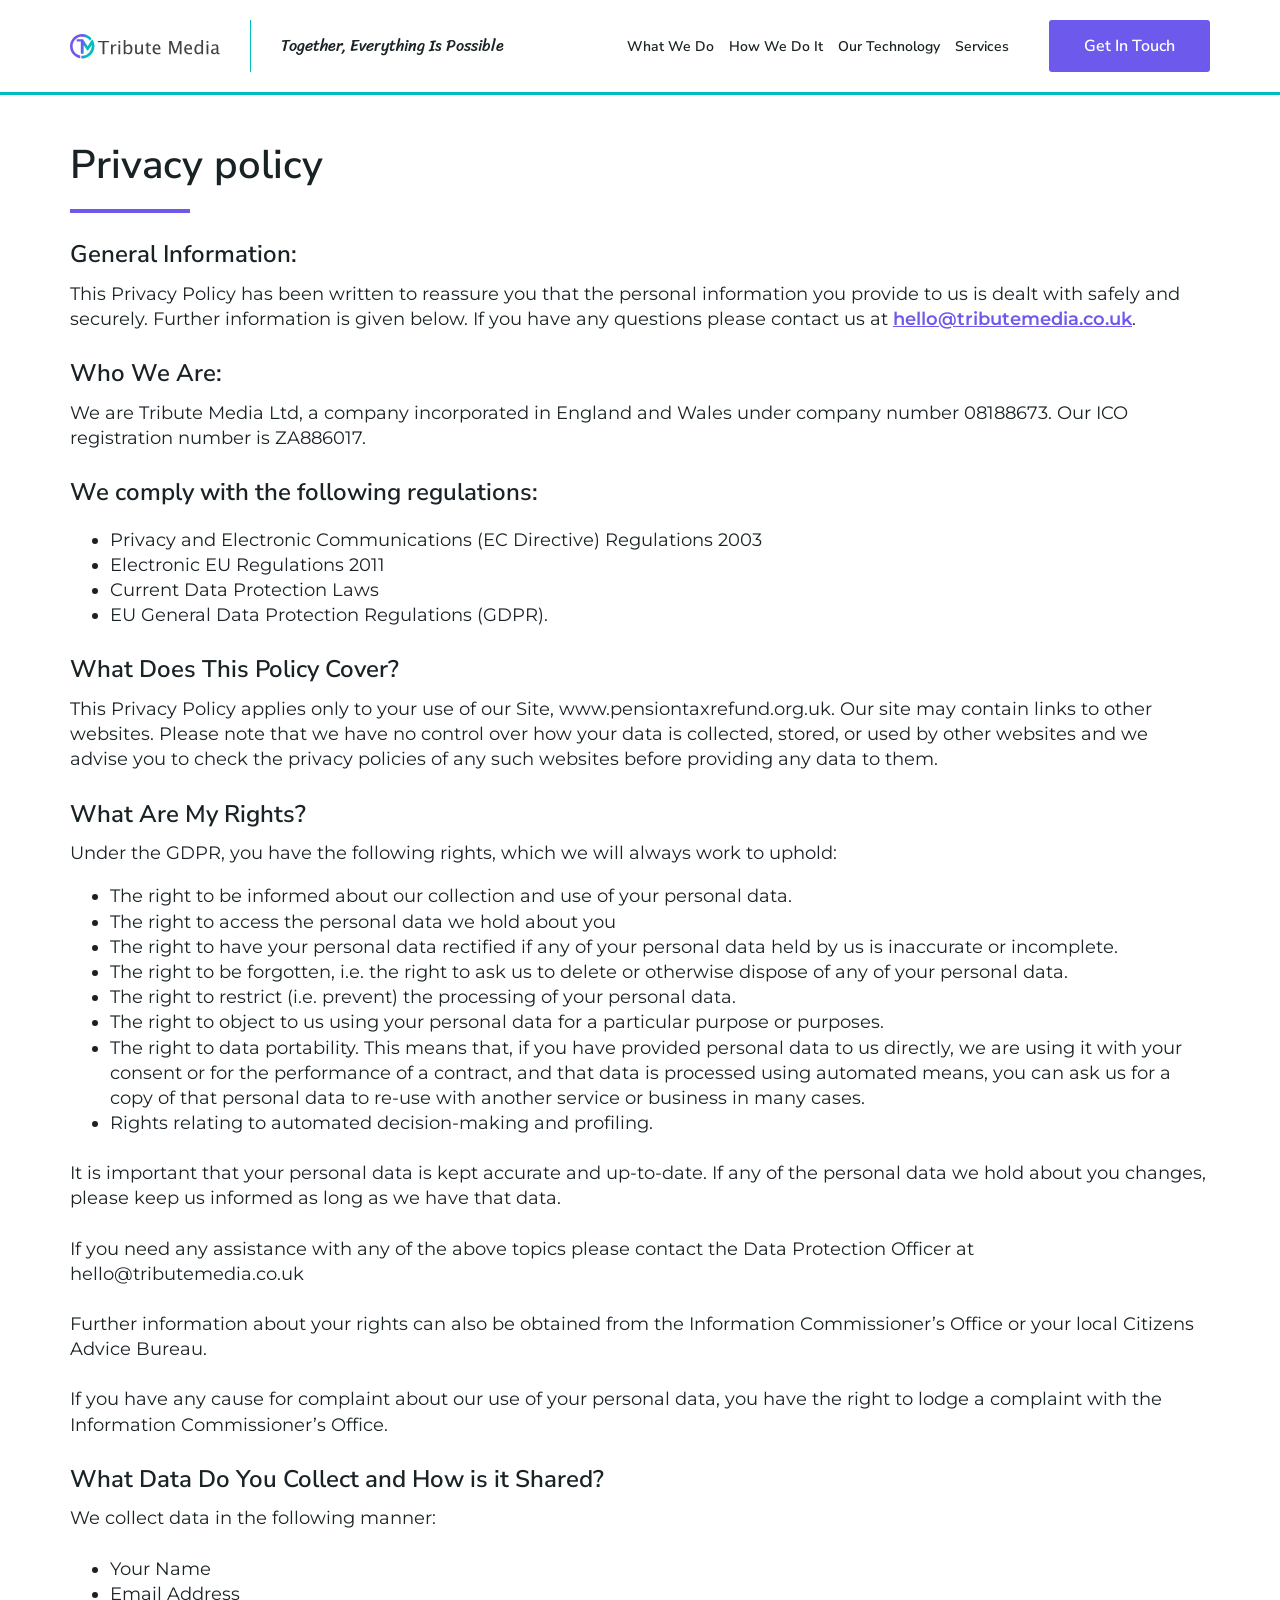
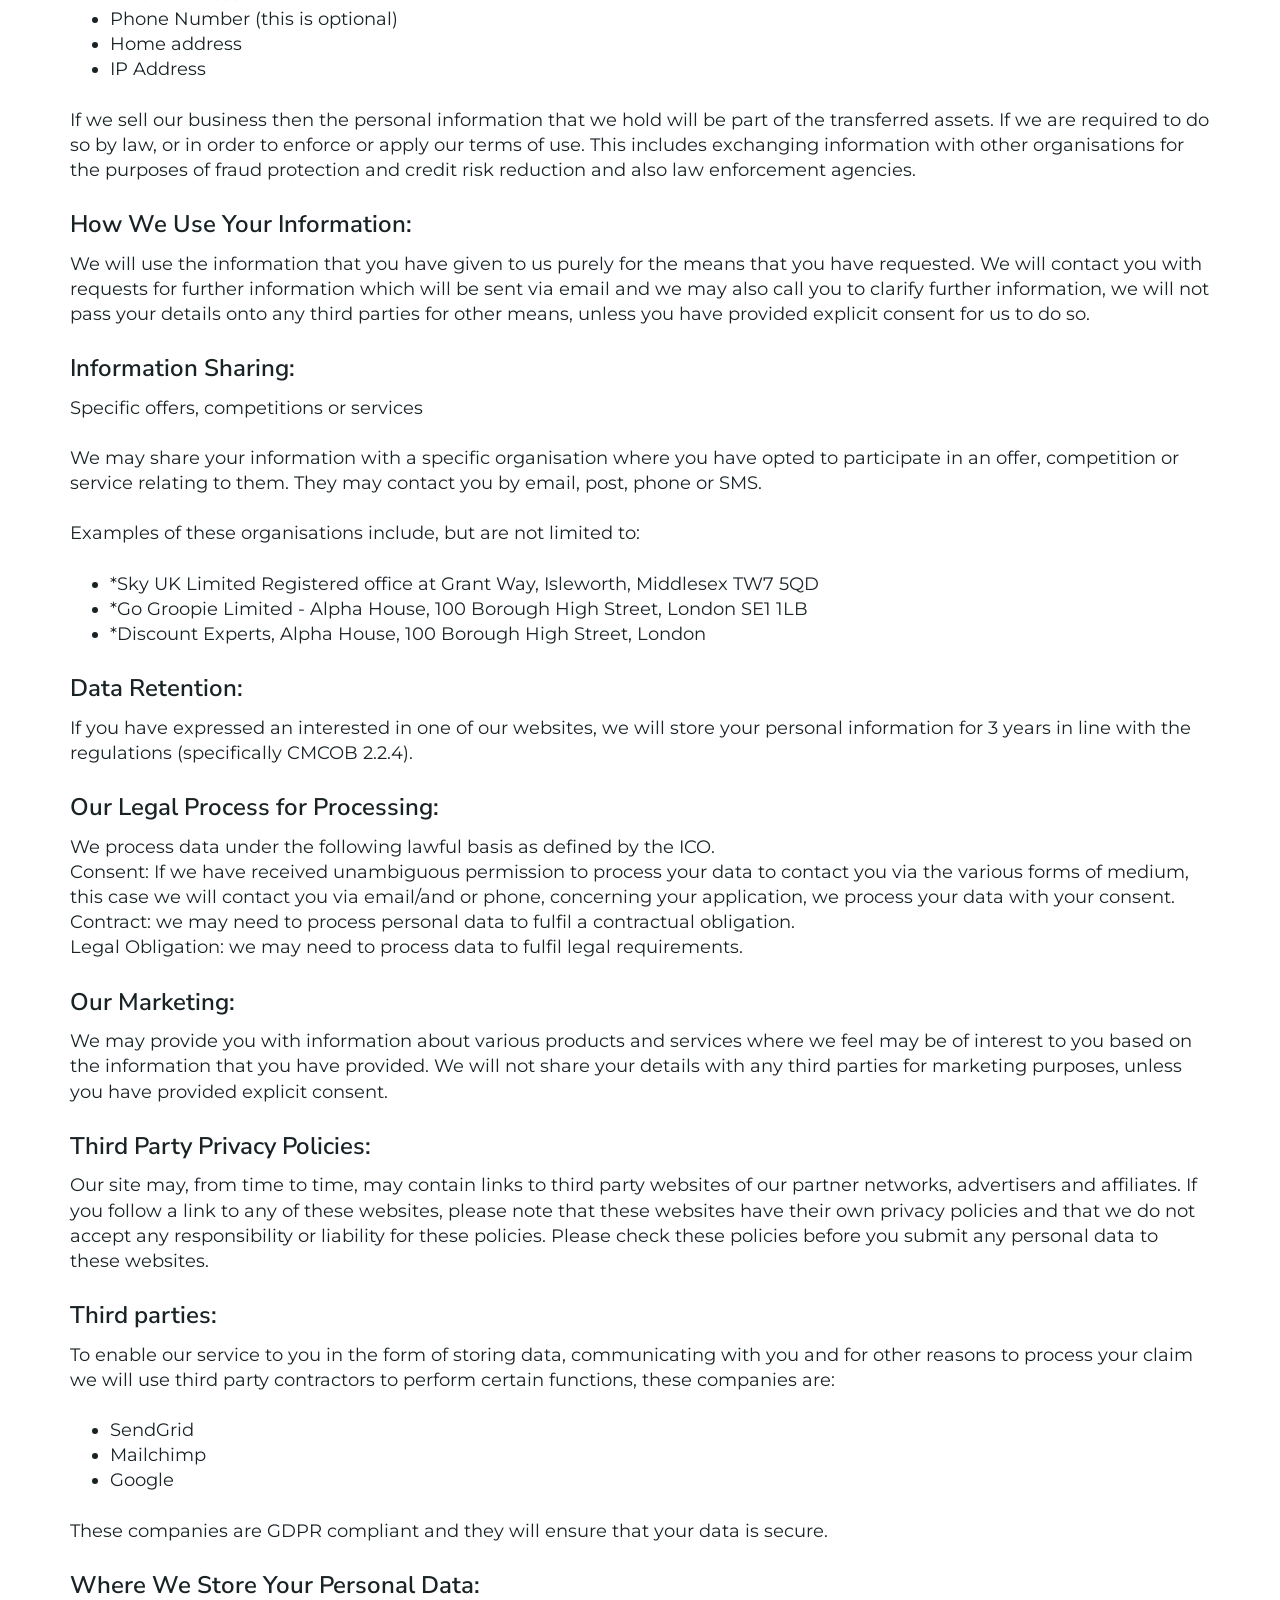
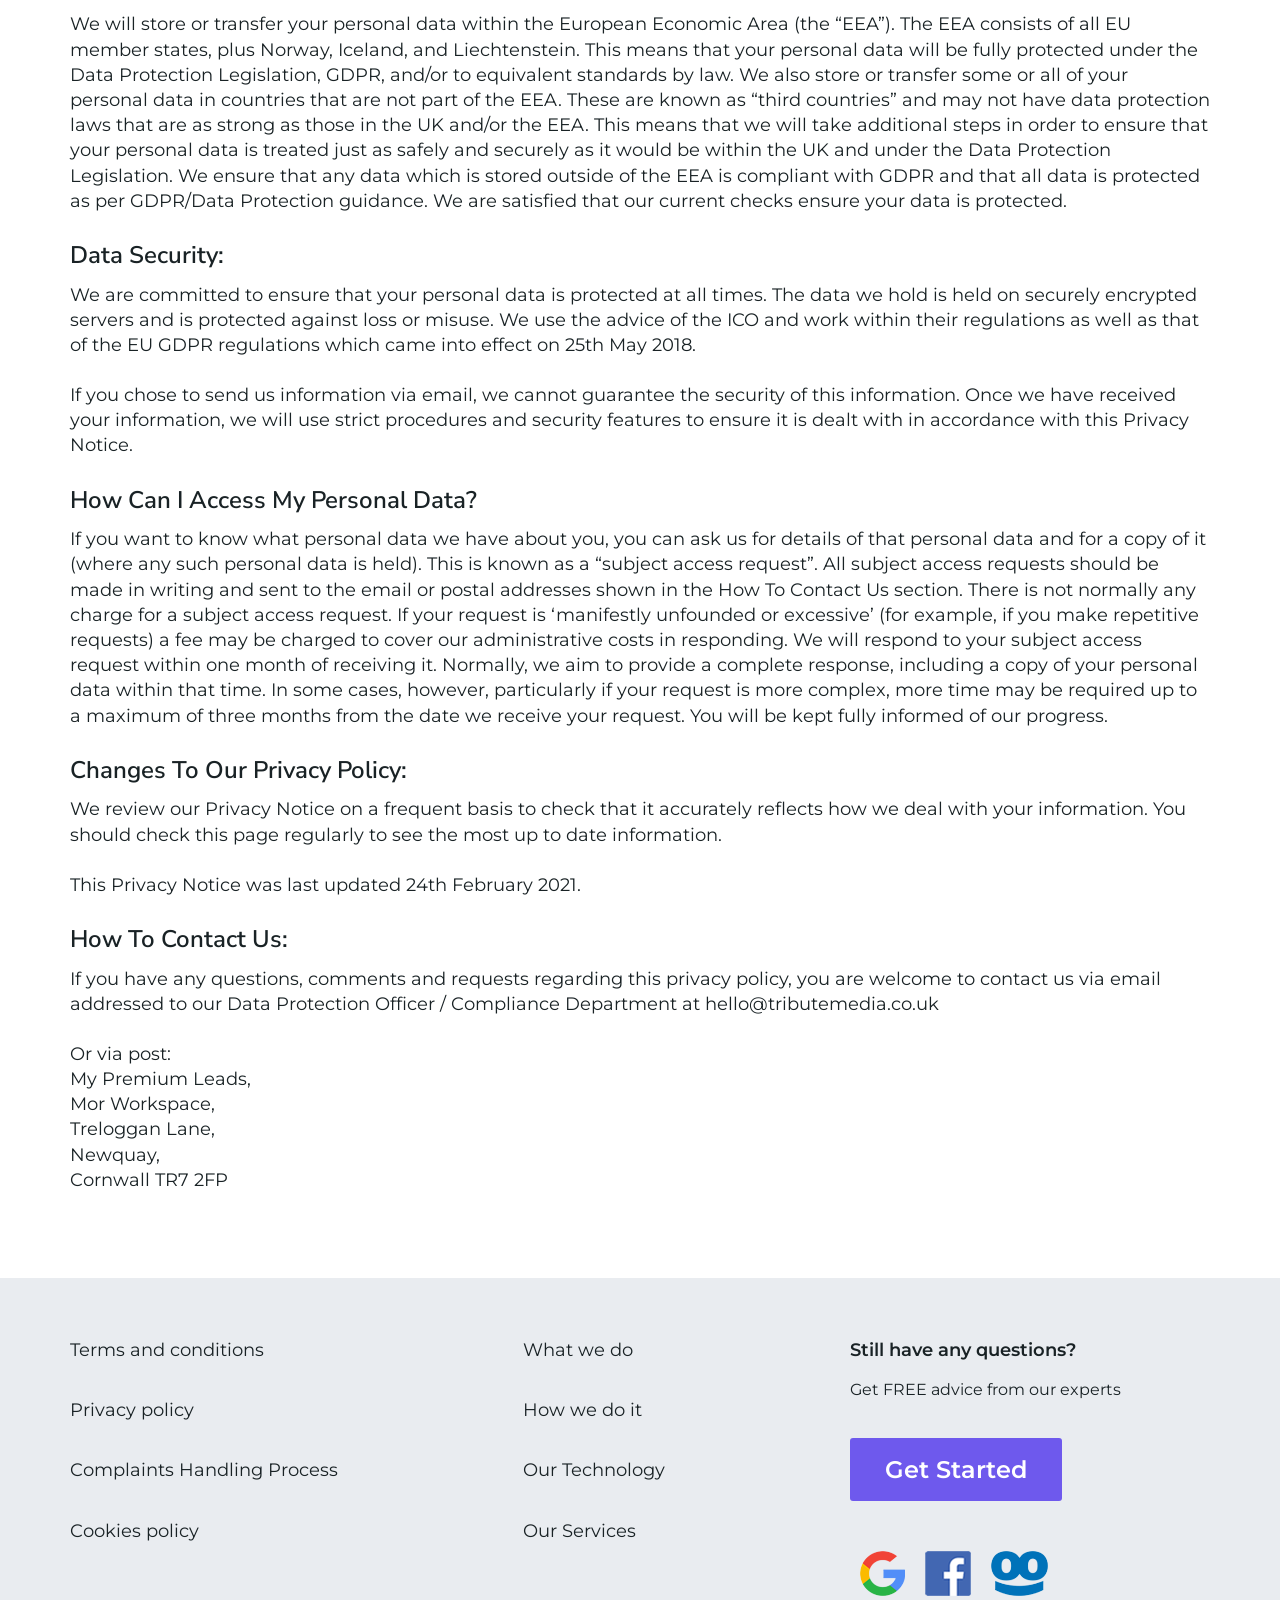
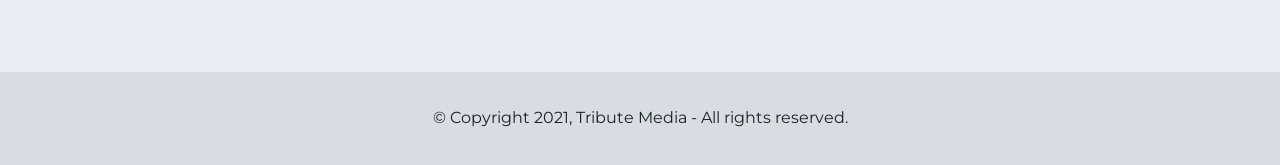
<file: privacy_policy.html>
<!doctype html>
<html class="no-js" lang="">

<head>
  <meta charset="utf-8">
  <title>Privacy policy</title>
  <meta name="description" content="">
  <meta name="viewport" content="width=device-width, initial-scale=1">
  <link rel="preconnect" href="https://fonts.googleapis.com">
  <link href="https://fonts.googleapis.com/css2?family=Nunito+Sans:ital,wght@0,700;1,400&display=swap" rel="stylesheet">
  <link rel="preconnect" href="https://fonts.gstatic.com" crossorigin>
  <link href="https://fonts.googleapis.com/css2?family=Montserrat:wght@400;700&display=swap" rel="stylesheet">
  <meta property="og:title" content="">
  <meta property="og:type" content="">
  <meta property="og:url" content="">
  <meta property="og:image" content="">

  <link rel="manifest" href="site.webmanifest">
  <link rel="apple-touch-icon" href="icon.png">
  <!-- Place favicon.ico in the root directory -->
  
  <link rel="stylesheet" href="css/normalize.css">
  <link rel="stylesheet" href="css/slick.css">
  <link rel="stylesheet" href="css/animate.min.css">
  <link rel="stylesheet" href="css/main.css">

  <meta name="theme-color" content="#3c5ae4">
</head>


<body >
  <div class="wrapper">
    <header class="header">
      
      <div class="container">
        <div class="logo">
          <a href="/">
            <svg viewBox="0 0 400 66" version="1.1" xmlns="http://www.w3.org/2000/svg" xmlns:xlink="http://www.w3.org/1999/xlink">
              <!-- Generator: Sketch 50.2 (55047) - http://www.bohemiancoding.com/sketch -->
              <title>logo_color</title>
              <desc>Created with Sketch.</desc>
              <defs>
                  <linearGradient x1="50%" y1="41.1348806%" x2="68.2242044%" y2="43.6435127%" id="linearGradient-1">
                      <stop stop-color="#6E59ED" offset="0%"></stop>
                      <stop stop-color="#00BEC0" offset="100%"></stop>
                  </linearGradient>
              </defs>
              <g id="Page-1" stroke="none" stroke-width="1" fill="none" fill-rule="evenodd">
                  <g id="logoFINAL" transform="translate(-59.000000, -180.000000)">
                      <g id="logo_color" transform="translate(59.000000, 180.000000)">
                          <g id="text" transform="translate(73.924051, 15.189873)" fill="#404145">
                              <path d="M12.8876582,38.4810127 L12.8876582,7.0806962 L0.42721519,7.0806962 L0.42721519,3.35443038 L30.3322785,3.35443038 L30.3322785,7.0806962 L17.8718354,7.0806962 L17.8718354,38.4810127 L12.8876582,38.4810127 Z M35.4113924,38.4810127 L35.4113924,12.7056962 L40.0870253,12.7056962 L40.0870253,17.5474684 C41.9383004,13.9398554 44.6281469,12.1360759 48.1566456,12.1360759 C48.6313315,12.1360759 49.1297442,12.1756325 49.6518987,12.2547468 L49.6518987,16.6218354 C48.8449327,16.3528468 48.1329145,16.2183544 47.5158228,16.2183544 C44.5569472,16.2183544 42.0807062,17.974666 40.0870253,21.4873418 L40.0870253,38.4810127 L35.4113924,38.4810127 Z M55.3006329,38.4810127 L55.3006329,12.7056962 L59.9762658,12.7056962 L59.9762658,38.4810127 L55.3006329,38.4810127 Z M55.3006329,8.03006329 L55.3006329,3.35443038 L59.9762658,3.35443038 L59.9762658,8.03006329 L55.3006329,8.03006329 Z M69.3512658,38.7658228 L69.3512658,1.00474684 L74.0268987,1.00474684 L74.0268987,17.5474684 C75.9414653,13.9398554 78.813272,12.1360759 82.6424051,12.1360759 C85.7436864,12.1360759 88.1843265,13.2673937 89.9643987,15.5300633 C91.7444709,17.7927328 92.6344937,20.8860563 92.6344937,24.8101266 C92.6344937,29.0822998 91.6258012,32.5276768 89.6083861,35.1463608 C87.5909709,37.7650447 84.9367253,39.0743671 81.6455696,39.0743671 C78.5917569,39.0743671 76.0522253,37.9034927 74.0268987,35.5617089 L73.4572785,38.7658228 L69.3512658,38.7658228 Z M74.0268987,32.3338608 C76.4319741,34.4857703 78.7262549,35.5617089 80.9098101,35.5617089 C85.4035035,35.5617089 87.6503165,32.1361102 87.6503165,25.2848101 C87.6503165,19.2404761 85.6566655,16.2183544 81.6693038,16.2183544 C79.0585313,16.2183544 76.5110884,17.6344795 74.0268987,20.4667722 L74.0268987,32.3338608 Z M116.060127,38.4810127 L116.060127,33.6392405 C113.575937,37.2626763 110.561727,39.0743671 107.017405,39.0743671 C104.770558,39.0743671 102.982602,38.3663045 101.653481,36.9501582 C100.32436,35.5340119 99.6598101,33.6234297 99.6598101,31.2183544 L99.6598101,12.7056962 L104.335443,12.7056962 L104.335443,29.6993671 C104.335443,31.6297565 104.616295,33.0023693 105.178006,33.8172468 C105.739718,34.6321243 106.677209,35.039557 107.990506,35.039557 C110.838622,35.039557 113.528468,33.1645757 116.060127,29.414557 L116.060127,12.7056962 L120.735759,12.7056962 L120.735759,38.4810127 L116.060127,38.4810127 Z M137.848101,39.0743671 C135.474672,39.0743671 133.623424,38.3939941 132.294304,37.0332278 C130.965183,35.6724616 130.300633,33.7816577 130.300633,31.3607595 L130.300633,16.2183544 L127.072785,16.2183544 L127.072785,12.7056962 L130.300633,12.7056962 L130.300633,8.03006329 L134.976266,7.57911392 L134.976266,12.7056962 L141.716772,12.7056962 L141.716772,16.2183544 L134.976266,16.2183544 L134.976266,30.5063291 C134.976266,33.8765991 136.431947,35.5617089 139.343354,35.5617089 C139.960446,35.5617089 140.712021,35.4588618 141.598101,35.2531646 L141.598101,38.4810127 C140.158221,38.8765843 138.908233,39.0743671 137.848101,39.0743671 Z M167.183544,37.6503165 C164.050617,38.5996883 161.368682,39.0743671 159.137658,39.0743671 C155.340171,39.0743671 152.242892,37.8125126 149.845728,35.2887658 C147.448564,32.765019 146.25,29.493691 146.25,25.4746835 C146.25,21.5664362 147.30616,18.3623543 149.418513,15.8623418 C151.530865,13.3623293 154.232578,12.1123418 157.523734,12.1123418 C160.640838,12.1123418 163.049833,13.2199256 164.750791,15.4351266 C166.451749,17.6503275 167.302215,20.7990302 167.302215,24.8813291 L167.278481,26.3291139 L151.02057,26.3291139 C151.700953,32.4525623 154.699341,35.5142405 160.015823,35.5142405 C161.962035,35.5142405 164.351252,34.9920938 167.183544,33.9477848 L167.183544,37.6503165 Z M151.234177,22.8164557 L162.602848,22.8164557 C162.602848,18.0221279 160.814891,15.625 157.238924,15.625 C153.647134,15.625 151.645572,18.0221279 151.234177,22.8164557 Z M190.609177,38.4810127 L190.609177,3.35443038 L197.515823,3.35443038 L207.246835,30.5300633 L217.262658,3.35443038 L223.433544,3.35443038 L223.433544,38.4810127 L218.781646,38.4810127 L218.781646,9.90506329 L209.098101,36.1313291 L204.280063,36.1313291 L194.881329,9.83386076 L194.881329,38.4810127 L190.609177,38.4810127 Z M251.511076,37.6503165 C248.378149,38.5996883 245.696214,39.0743671 243.46519,39.0743671 C239.667703,39.0743671 236.570423,37.8125126 234.173259,35.2887658 C231.776096,32.765019 230.577532,29.493691 230.577532,25.4746835 C230.577532,21.5664362 231.633692,18.3623543 233.746044,15.8623418 C235.858397,13.3623293 238.56011,12.1123418 241.851266,12.1123418 C244.96837,12.1123418 247.377365,13.2199256 249.078323,15.4351266 C250.779281,17.6503275 251.629747,20.7990302 251.629747,24.8813291 L251.606013,26.3291139 L235.348101,26.3291139 C236.028484,32.4525623 239.026872,35.5142405 244.343354,35.5142405 C246.289567,35.5142405 248.678783,34.9920938 251.511076,33.9477848 L251.511076,37.6503165 Z M235.561709,22.8164557 L246.93038,22.8164557 C246.93038,18.0221279 245.142423,15.625 241.566456,15.625 C237.974666,15.625 235.973103,18.0221279 235.561709,22.8164557 Z M276.242089,38.4810127 L276.242089,33.6392405 C274.343345,37.2626763 271.47945,39.0743671 267.650316,39.0743671 C264.549035,39.0743671 262.108395,37.9430493 260.328323,35.6803797 C258.548251,33.4177102 257.658228,30.3243867 257.658228,26.4003165 C257.658228,22.1123203 258.66692,18.6629877 260.684335,16.0522152 C262.701751,13.4414426 265.355996,12.1360759 268.647152,12.1360759 C271.700965,12.1360759 274.232585,13.3069503 276.242089,15.6487342 L276.242089,1.00474684 L280.941456,1.00474684 L280.941456,38.4810127 L276.242089,38.4810127 Z M276.242089,18.8528481 C273.82119,16.7167615 271.52691,15.6487342 269.359177,15.6487342 C264.881307,15.6487342 262.642405,19.0743328 262.642405,25.9256329 C262.642405,31.9541441 264.636056,34.9683544 268.623418,34.9683544 C271.218367,34.9683544 273.757899,33.5522294 276.242089,30.7199367 L276.242089,18.8528481 Z M290.292722,38.4810127 L290.292722,12.7056962 L294.968354,12.7056962 L294.968354,38.4810127 L290.292722,38.4810127 Z M290.292722,8.03006329 L290.292722,3.35443038 L294.968354,3.35443038 L294.968354,8.03006329 L290.292722,8.03006329 Z M317.634494,35.2056962 C314.833847,37.784823 312.136089,39.0743671 309.541139,39.0743671 C307.405053,39.0743671 305.632918,38.4058611 304.224684,37.0688291 C302.816449,35.7317971 302.112342,34.0427317 302.112342,32.0015823 C302.112342,29.1851125 303.295083,27.0213683 305.660601,25.5102848 C308.026119,23.9992013 311.416117,23.2436709 315.830696,23.2436709 L316.946203,23.2436709 L316.946203,20.1344937 C316.946203,17.1439724 315.411408,15.6487342 312.341772,15.6487342 C309.873405,15.6487342 307.207293,16.4082203 304.343354,17.9272152 L304.343354,14.0585443 C307.492104,12.7768923 310.443024,12.1360759 313.196203,12.1360759 C316.075964,12.1360759 318.200151,12.7848036 319.568829,14.0822785 C320.937507,15.3797533 321.621835,17.3971382 321.621835,20.1344937 L321.621835,31.8117089 C321.621835,34.4857729 322.444612,35.8227848 324.09019,35.8227848 C324.295887,35.8227848 324.596517,35.7911396 324.992089,35.7278481 L325.324367,38.3148734 C324.264235,38.8212051 323.093361,39.0743671 321.811709,39.0743671 C319.628154,39.0743671 318.235762,37.784823 317.634494,35.2056962 Z M316.946203,32.6661392 L316.946203,25.9968354 L315.379747,25.9493671 C312.816443,25.9493671 310.743679,26.4359129 309.161392,27.409019 C307.579106,28.3821251 306.787975,29.6598022 306.787975,31.2420886 C306.787975,32.3655119 307.18354,33.3148695 307.974684,34.0901899 C308.765827,34.8655102 309.731007,35.2531646 310.870253,35.2531646 C312.816465,35.2531646 314.841762,34.3908314 316.946203,32.6661392 Z" id="Tribute-Media"></path>
                          </g>
                          <g id="icon" fill="url(#linearGradient-1)">
                              <path d="M28.8254371,19.8840134 L17.8596477,19.8840134 L17.8596477,13.808064 L34.5811667,13.808064 C35.1334515,13.808064 35.5811667,14.2557792 35.5811667,14.808064 L35.5811667,15.2418445 L35.6086759,15.2418445 L47.0433872,32.3693799 L54.7831635,20.7756894 L59.4574559,14.1421116 L60.4748466,15.8370656 C63.5080022,20.9002485 65.0863841,26.6427061 65.0863841,32.5433822 C65.0863841,41.059228 61.7128305,49.1605107 55.7682259,55.2401335 C49.0667587,62.0931635 39.7904371,65.6774215 30.2214493,65.0032813 L30.2214493,57.9209106 L30.8278903,57.9610357 C31.3983897,57.9986887 31.9707909,58.018466 32.5433822,58.018466 C39.8094538,58.018466 46.5698726,54.7493138 51.3639699,49.3388869 C56.1656739,43.920473 58.5960017,36.7445404 57.8353357,29.6159592 L48.1824845,43.7751858 L46.001465,43.7751858 L45.5850003,43.164371 C42.5345396,38.678914 39.4842691,34.193647 36.4339985,29.7079998 C36.4339985,37.3171317 36.4339985,44.9266439 36.4339985,52.535966 L28.8254371,52.535966 L28.8254371,19.8840134 Z M53.3340948,17.8176496 C48.5476041,11.0714933 40.8344512,7.0677279 32.5433822,7.0677279 C31.9707909,7.0677279 31.3983897,7.08693471 30.8278903,7.12477785 C29.6222347,7.20426744 28.4222841,7.37028279 27.2394485,7.62035173 C15.4814542,10.1086803 7.0665869,20.5317058 7.0665869,32.5433822 C7.0665869,44.5548684 15.4833559,54.9763726 27.2394485,57.4658422 L27.3326301,57.4854293 L27.3326301,64.6697293 L27.100627,64.6303648 C11.4632362,61.9916146 -3.55271368e-15,48.4004153 -3.55271368e-15,32.5433822 C-3.55271368e-15,14.594898 14.5610484,7.10542736e-15 32.5433822,7.10542736e-15 C42.2873232,7.10542736e-15 51.4134132,4.32685823 57.5938242,11.7733978 L53.3340948,17.8176496 Z" id="Combined-Shape"></path>
                          </g>
                      </g>
                  </g>
              </g>
          </svg>
          </a>
          <span class="slogan">Together, Everything <br />  Is Possible</span>
        </div>

        <nav class="wrap-nav">
          <ul class="navigation-list">
                               
            <li><a href="scroll-one" class="link js-scroll">What We Do</a></li>
            <li><a href="scroll-second" class="link js-scroll">How We Do It</a></li>
            <li><a href="scroll-third" class="link js-scroll">Our Technology</a></li>
            <li><a href="scroll-forfth" class="link js-scroll">Services</a></li>
          </ul>
          <a href="scroll-form" class="button js-scroll">Get In Touch</a>
        </nav>

        <button class="mobile-switcher">
          <div class="line-1"></div>
          <div class="line-2"></div>
          <div class="line-3"></div>
        </button>
      </div>
      
      
    </header>
    <main>

      <div class="widget inner-banner">
        <div class="container">
          
            <h1 class="inner-title">Privacy policy</h1>

        </div>
      </div>

      <div class="widget inner-text-blc">
        <div class="container">

          

            <h3>General Information:</h3>

            <p>This Privacy Policy has been written to reassure you that the personal information you provide to us is dealt with safely and securely. Further information is given below. If you have any questions please contact us at <a href="mainlo:hello@tributemedia.co.uk">hello@tributemedia.co.uk</a>.</p>

              <h3>Who We Are:</h3>
              <p>We are Tribute Media Ltd, a company incorporated in England and Wales under company number 08188673. Our ICO registration number is ZA886017.</p>

              <h3>We comply with the following regulations:</h3>
              <ul>
                <li>Privacy and Electronic Communications (EC Directive) Regulations 2003</li>
                <li>Electronic EU Regulations 2011 </li>
                <li>Current Data Protection Laws </li>
                <li>EU General Data Protection Regulations (GDPR). </li>
              </ul>

              <h3>What Does This Policy Cover? </h3>

              <p>This Privacy Policy applies only to your use of our Site, www.pensiontaxrefund.org.uk. Our site may contain links to other websites. Please note that we have no control over how your data is collected, stored, or used by other websites and we advise you to check the privacy policies of any such websites before providing any data to them. 
              </p>
              
              
              <h3>What Are My Rights? </h3>
              <span>Under the GDPR, you have the following rights, which we will always work to uphold: </span>
              <ul>
                <li>The right to be informed about our collection and use of your personal data.</li>
                <li>The right to access the personal data we hold about you </li>
                <li>The right to have your personal data rectified if any of your personal data held by us is inaccurate or incomplete. </li>
                <li>The right to be forgotten, i.e. the right to ask us to delete or otherwise dispose of any of your personal data.</li>
                <li>The right to restrict (i.e. prevent) the processing of your personal data. </li>
                <li>The right to object to us using your personal data for a particular purpose or purposes. </li>
                <li>The right to data portability. This means that, if you have provided personal data to us directly, we are using it with your consent or for the performance of a contract, and that data is processed using automated means, you can ask us for a copy of that personal data to re-use with another service or business in many cases. </li>
                <li>Rights relating to automated decision-making and profiling. </li>
              </ul>

              <p>It is important that your personal data is kept accurate and up-to-date. If any of the personal data we hold about you changes, please keep us informed as long as we have that data. </p>
              <p>If you need any assistance with any of the above topics please contact the Data Protection Officer at hello@tributemedia.co.uk</p>
              <p>Further information about your rights can also be obtained from the Information Commissioner’s Office or your local Citizens Advice Bureau. </p>
              <p>If you have any cause for complaint about our use of your personal data, you have the right to lodge a complaint with the Information Commissioner’s Office.</p>

              <h3>What Data Do You Collect and How is it Shared? </h3>
              <p>We collect data in the following manner: </p>

              <ul>
                <li>Your Name </li>
                <li>Email Address </li>
                <li>Phone Number (this is optional)</li>
                <li>Home address </li>
                <li>IP Address </li>
              </ul>

              <p>If we sell our business then the personal information that we hold will be part of the transferred assets. If we are required to do so by law, or in order to enforce or apply our terms of use. This includes exchanging information with other organisations for the purposes of fraud protection and credit risk reduction and also law enforcement agencies. </p>

              <h3>How We Use Your Information:</h3>
              
              <p>We will use the information that you have given to us purely for the means that you have requested. We will contact you with requests for further information which will be sent via email and we may also call you to clarify further information, we will not pass your details onto any third parties for other means, unless you have provided explicit consent for us to do so.</p>
              
              <h3>Information Sharing:</h3>
              <p>Specific offers, competitions or services</p>
              <p>We may share your information with a specific organisation where you have opted to participate in an offer, competition or service relating to them. They may contact you by email, post, phone or SMS.</p>
              <p>Examples of these organisations include, but are not limited to:</p>
              <ul>
                <li>*Sky UK Limited Registered office at Grant Way, Isleworth, Middlesex TW7 5QD</li>
                <li>*Go Groopie Limited - Alpha House, 100 Borough High Street, London SE1 1LB</li>
                <li>*Discount Experts, Alpha House, 100 Borough High Street, London</li>
              </ul>

              <h3>Data Retention:</h3>
              <p>If you have expressed an interested in one of our websites, we will store your personal information for 3 years in line with the regulations (specifically CMCOB 2.2.4).</p>

              <h3>Our Legal Process for Processing: </h3>
              <p>We process data under the following lawful basis as defined by the ICO. <br>
                Consent: If we have received unambiguous permission to process your data to contact you via the various forms of medium, this case we will contact you via email/and or phone, concerning your application, we process your data with your consent. <br>
                Contract: we may need to process personal data to fulfil a contractual obligation. <br>
                Legal Obligation: we may need to process data to fulfil legal requirements. </p>


                <h3>Our Marketing:</h3>
                <p>We may provide you with information about various products and services where we feel may be of interest to you based on the information that you have provided. We will not share your details with any third parties for marketing purposes, unless you have provided explicit consent.</p>
                
                <h3>Third Party Privacy Policies:</h3>
                <p>Our site may, from time to time, may contain links to third party websites of our partner networks, advertisers and affiliates. If you follow a link to any of these websites, please note that these websites have their own privacy policies and that we do not accept any responsibility or liability for these policies. Please check these policies before you submit any personal data to these websites. </p>


                <h3>Third parties:</h3>
                <p>To enable our service to you in the form of storing data, communicating with you and for other reasons to process your claim we will use third party contractors to perform certain functions, these companies are: </p>
                
                
                <ul>
                  <li>SendGrid</li>
                  <li>Mailchimp</li>
                  <li>Google</li>
                </ul>

                <p>These companies are GDPR compliant and they will ensure that your data is secure. </p>



                <h3>Where We Store Your Personal Data:</h3>
                <p>We will store or transfer your personal data within the European Economic Area (the “EEA”). The EEA consists of all EU member states, plus Norway, Iceland, and Liechtenstein. This means that your personal data will be fully protected under the Data Protection Legislation, GDPR, and/or to equivalent standards by law. 
                  We also store or transfer some or all of your personal data in countries that are not part of the EEA. These are known as “third countries” and may not have data protection laws that are as strong as those in the UK and/or the EEA. This means that we will take additional steps in order to ensure that your personal data is treated just as safely and securely as it would be within the UK and under the Data Protection Legislation. We ensure that any data which is stored outside of the EEA is  compliant with GDPR and that all data is protected as per GDPR/Data Protection guidance. We are satisfied that our current checks ensure your data is protected. 
                  </p>


        
                  
                  <h3>Data Security:</h3>
                  <p>We are committed to ensure that your personal data is protected at all times. The data we hold is held on securely encrypted servers and is protected against loss or misuse. We use the advice of the ICO and work within their regulations as well as that of the EU GDPR regulations which came into effect on 25th May 2018. </p>

                  <p>If you chose to send us information via email, we cannot guarantee the security of this information. Once we have received your information, we will use strict procedures and security features to ensure it is dealt with in accordance with this Privacy Notice. </p>

                  <h3>How Can I Access My Personal Data? </h3>

                  <p>If you want to know what personal data we have about you, you can ask us for details of that personal data and for a copy of it (where any such personal data is held). This is known as a “subject access request”. 
                    All subject access requests should be made in writing and sent to the email or postal addresses shown in the How To Contact Us section. 
                    There is not normally any charge for a subject access request. If your request is ‘manifestly unfounded or excessive’ (for example, if you make repetitive requests) a fee may be charged to cover our administrative costs in responding. 
                    We will respond to your subject access request within one month of receiving it. Normally, we aim to provide a complete response, including a copy of your personal data within that time. In some cases, however, particularly if your request is more complex, more time may be required up to a maximum of three months from the date we receive your request. You will be kept fully informed of our progress. 
                    </p>


                    <h3>Changes To Our Privacy Policy:</h3>
                    <p>We review our Privacy Notice on a frequent basis to check that it accurately reflects how we deal with your information. You should check this page regularly to see the most up to date information. </p>
                    <p>This Privacy Notice was last updated 24th February 2021. </p>


                    <h3>How To Contact Us:</h3>
                      <p>If you have any questions, comments and requests regarding this privacy policy, you are welcome to contact us via email addressed to our Data Protection Officer / Compliance Department at hello@tributemedia.co.uk </p>
                      <p>Or via post: <br>
                        My Premium Leads,<br>
                        Mor Workspace, <br>
                        Treloggan Lane, <br>
                        Newquay, <br>
                        Cornwall TR7 2FP
                        </p>

        </div>
      </div>

      

    </main>
  </div>
  <footer class="footer">

    <div class="container">
      <div class="top">
        <nav class="navigation">
          <ul>
            <li><a href="terms_and_conditions.html" class="link">Terms and conditions</a></li>
            <li><a href="privacy_policy.html" class="link">Privacy policy</a></li>
            <li><a href="сomplaints_handling_process.html" class="link">Complaints Handling Process</a></li>
            <li><a href="cookies_policy.html" class="link">Cookies policy</a></li>
          </ul>
        </nav>
        <nav class="navigation">
          <ul>
            <li><a href="scroll-one" class="link js-scroll">What we do</a></li>
            <li><a href="scroll-second" class="link js-scroll">How we do it</a></li>
            <li><a href="scroll-third" class="link js-scroll">Our Technology</a></li>
            <li><a href="scroll-forfth" class="link js-scroll">Our Services</a></li>
          </ul>
        </nav>

        <div class="footer-form">
          <h4 class="footer-form-title">Still have any questions?</h4>
          <p>Get FREE advice from our experts</p>

          <a href="scroll-form" class="button js-scroll">Get Started</a>


          <ul class="social-list">
            <li>
              <a href="#">
                  <img src="img/google.png" alt="">
              </a>
            </li>
            <li>
              <a href="#">
                <img src="img/fb.png" alt="">
              </a>
            </li>
            <li>
              <a href="#">
                <img src="img/taboola.png" alt="">
              </a>
            </li>
          </ul>

        </div>
      </div>
    </div>

    <div class="bottom">
      <div class="container">
        <p class="copy">&copy; Copyright 2021, Tribute Media - All rights reserved.</p>
      </div>
    </div>
    
  </footer>

 
  <!-- Add your site or application content here -->
  <script src="js/vendor/modernizr-3.11.2.min.js"></script>
  <script type="text/javascript" src="js/jquery-1.11.0.min.js"></script>
  <script type="text/javascript" src="js/jquery-migrate-1.2.1.min.js"></script>
  <script type="text/javascript" src="js/slick.min.js"></script>
  <script type="text/javascript" src="js/wow.min.js"></script>
  <script src="js/main.js"></script>

  <!-- Google Analytics: change UA-XXXXX-Y to be your site's ID. -->
  <script>
    window.ga = function () { ga.q.push(arguments) }; ga.q = []; ga.l = +new Date;
    ga('create', 'UA-XXXXX-Y', 'auto'); ga('set', 'anonymizeIp', true); ga('set', 'transport', 'beacon'); ga('send', 'pageview')
  </script>
  <script src="https://www.google-analytics.com/analytics.js" async></script>
</body>

</html>
</file>
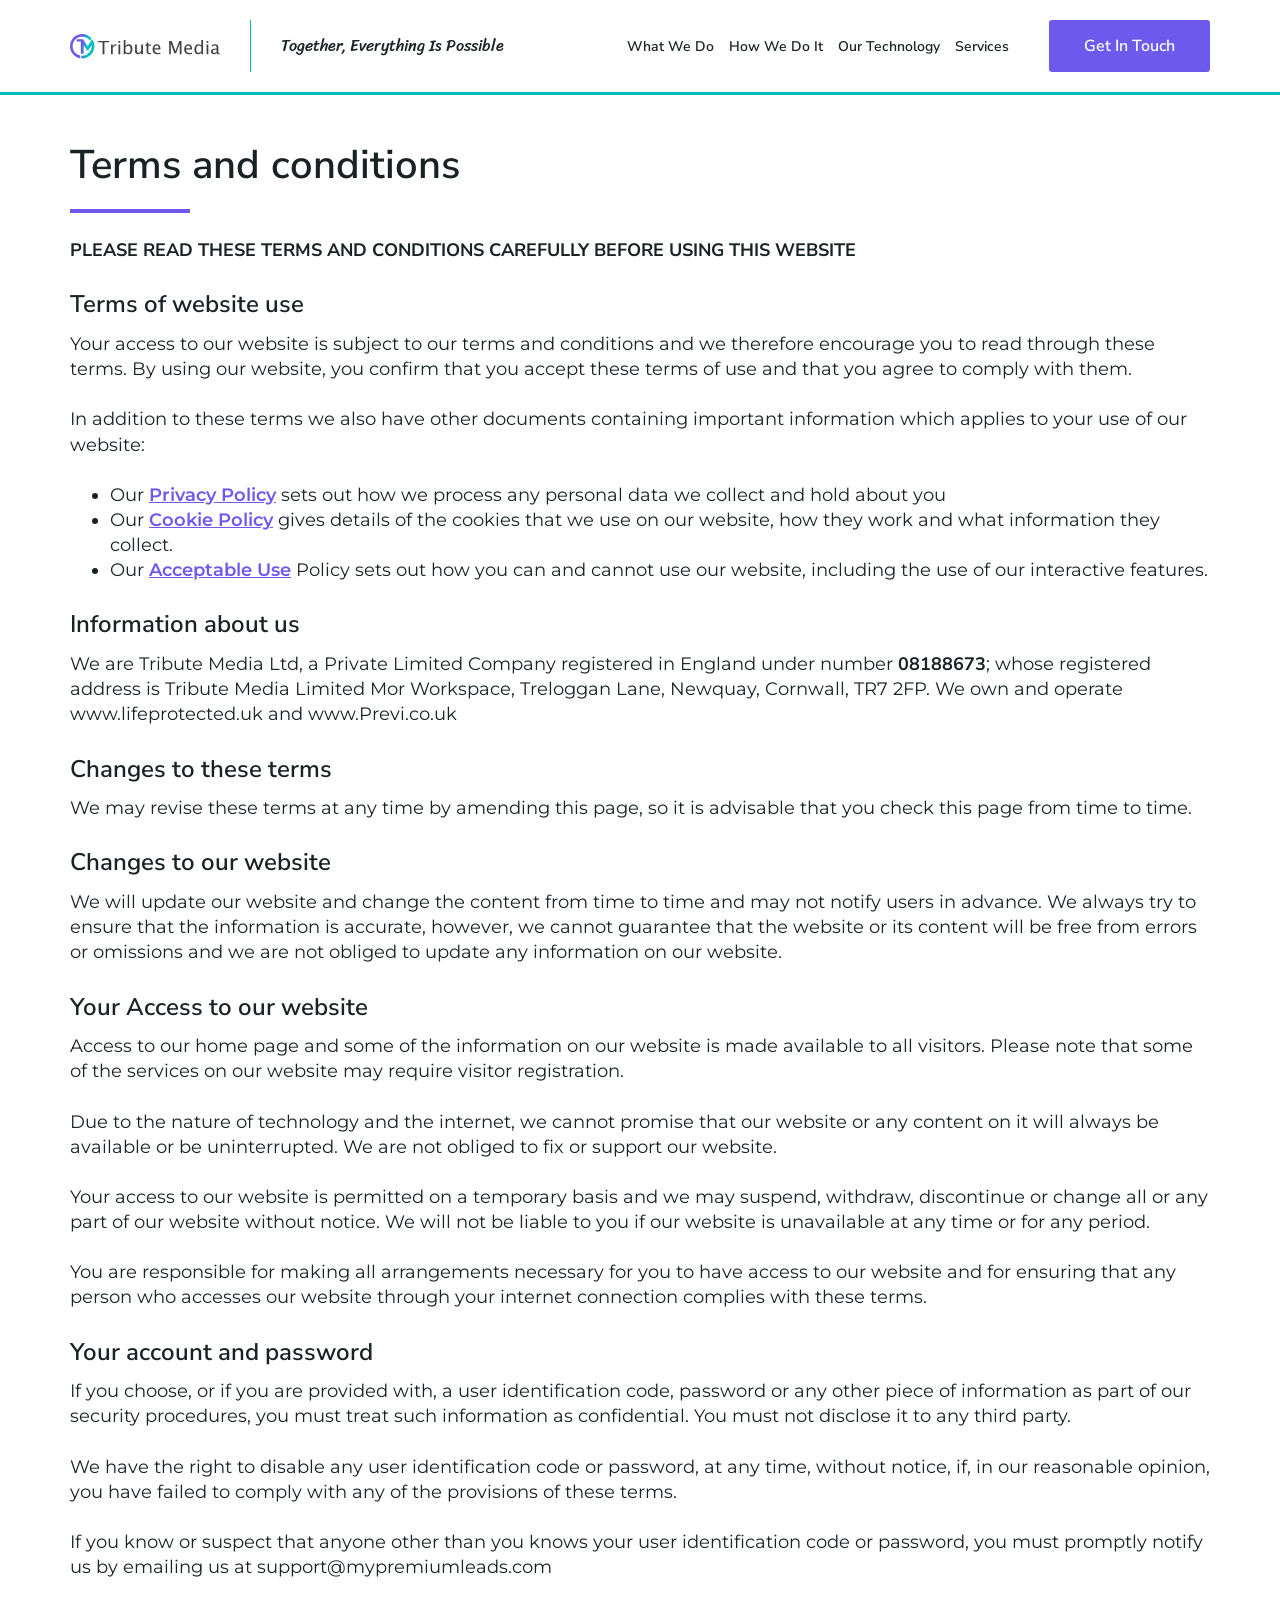
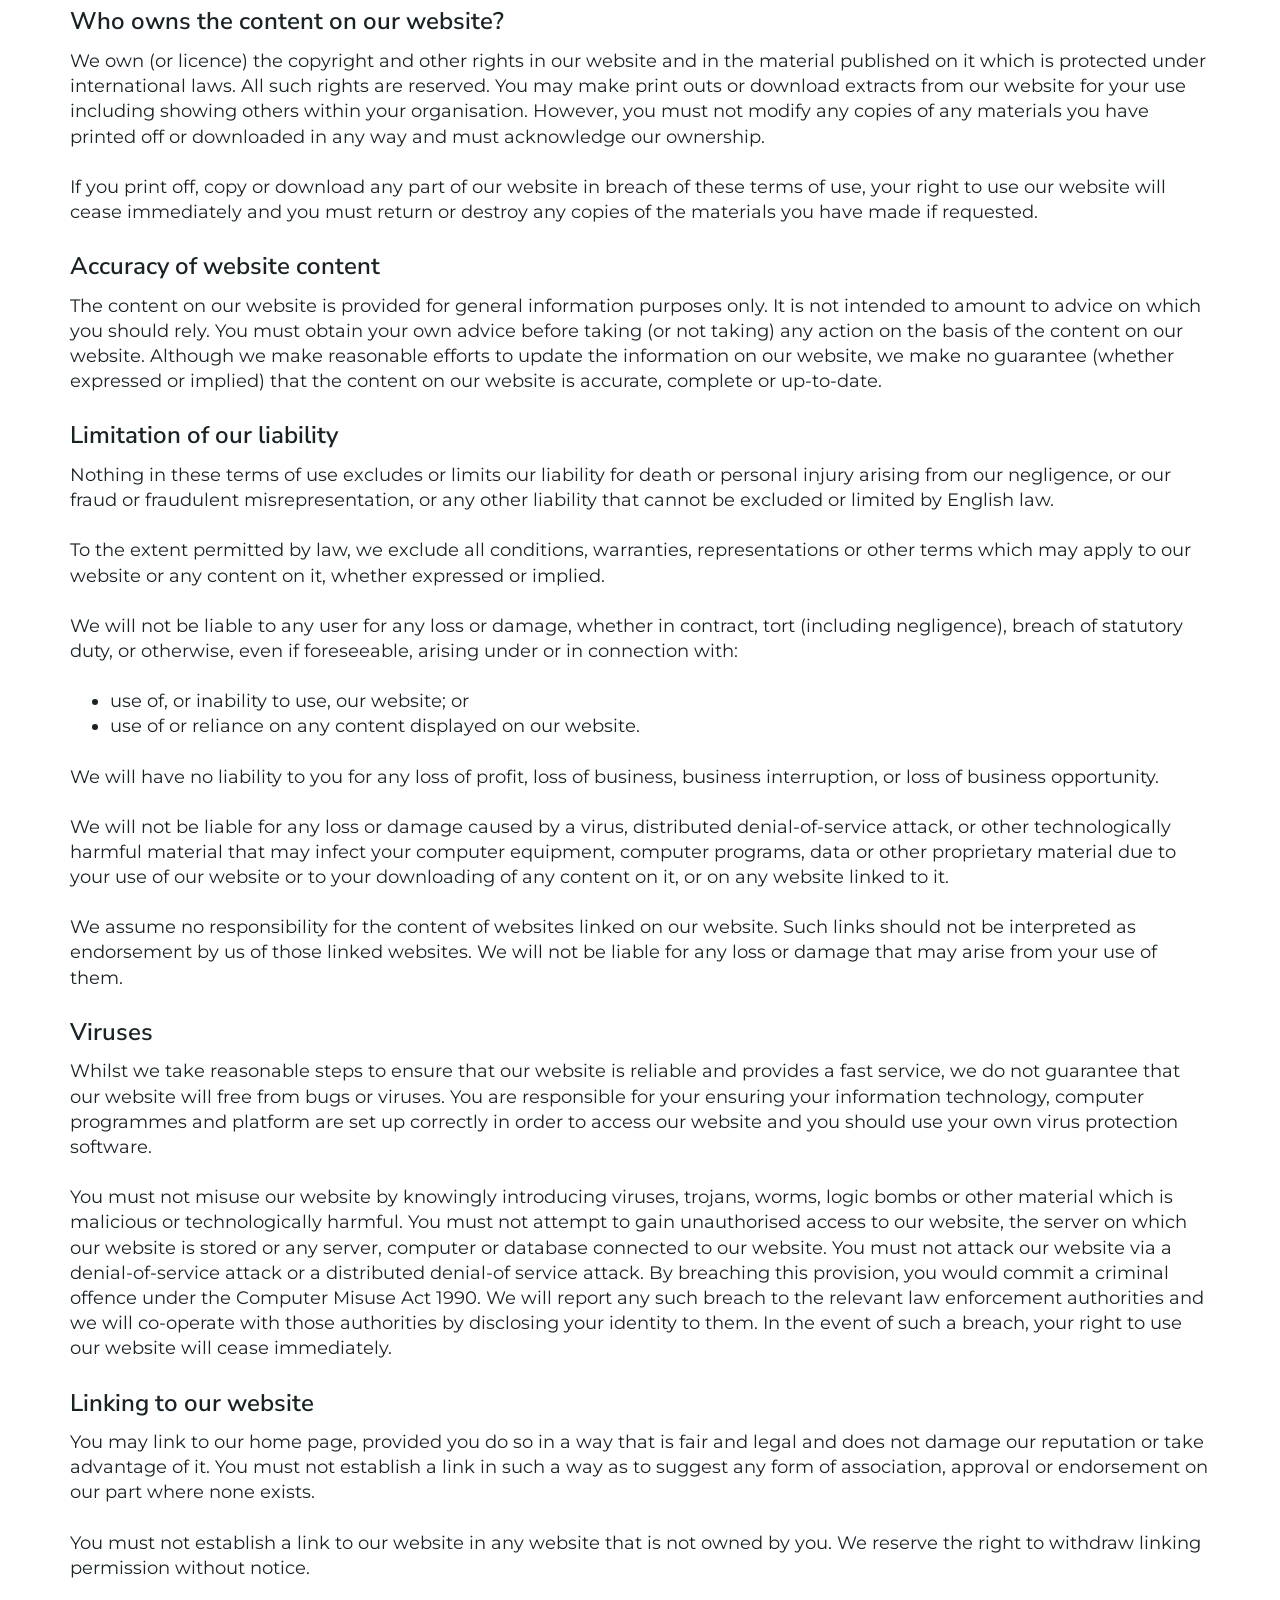
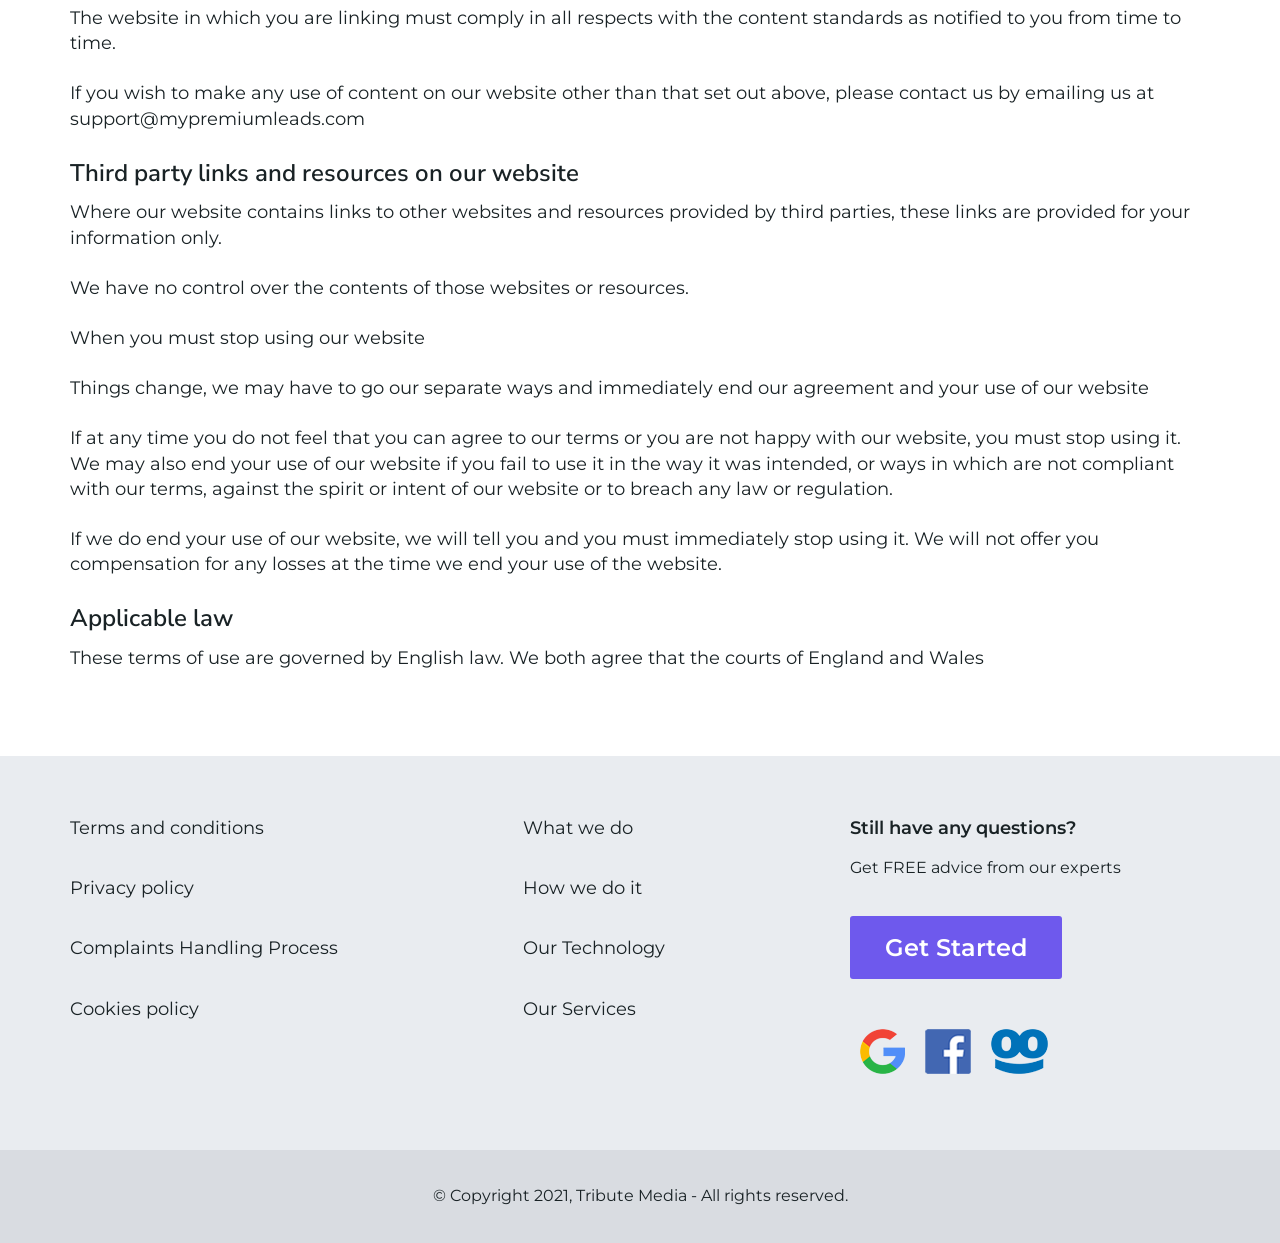
<file: terms_and_conditions.html>
<!doctype html>
<html class="no-js" lang="">

<head>
  <meta charset="utf-8">
  <title>Terms and conditions</title>
  <meta name="description" content="">
  <meta name="viewport" content="width=device-width, initial-scale=1">
  <link rel="preconnect" href="https://fonts.googleapis.com">
  <link href="https://fonts.googleapis.com/css2?family=Nunito+Sans:ital,wght@0,700;1,400&display=swap" rel="stylesheet">
  <link rel="preconnect" href="https://fonts.gstatic.com" crossorigin>
  <link href="https://fonts.googleapis.com/css2?family=Montserrat:wght@400;700&display=swap" rel="stylesheet">
  <meta property="og:title" content="">
  <meta property="og:type" content="">
  <meta property="og:url" content="">
  <meta property="og:image" content="">

  <link rel="manifest" href="site.webmanifest">
  <link rel="apple-touch-icon" href="icon.png">
  <!-- Place favicon.ico in the root directory -->
  
  <link rel="stylesheet" href="css/normalize.css">
  <link rel="stylesheet" href="css/slick.css">
  <link rel="stylesheet" href="css/animate.min.css">
  <link rel="stylesheet" href="css/main.css">

  <meta name="theme-color" content="#3c5ae4">
</head>

<body >
  <div class="wrapper">
    <header class="header">
      
      <div class="container">
        <div class="logo">
          <a href="/">
            <svg viewBox="0 0 400 66" version="1.1" xmlns="http://www.w3.org/2000/svg" xmlns:xlink="http://www.w3.org/1999/xlink">
              <!-- Generator: Sketch 50.2 (55047) - http://www.bohemiancoding.com/sketch -->
              <title>logo_color</title>
              <desc>Created with Sketch.</desc>
              <defs>
                  <linearGradient x1="50%" y1="41.1348806%" x2="68.2242044%" y2="43.6435127%" id="linearGradient-1">
                      <stop stop-color="#6E59ED" offset="0%"></stop>
                      <stop stop-color="#00BEC0" offset="100%"></stop>
                  </linearGradient>
              </defs>
              <g id="Page-1" stroke="none" stroke-width="1" fill="none" fill-rule="evenodd">
                  <g id="logoFINAL" transform="translate(-59.000000, -180.000000)">
                      <g id="logo_color" transform="translate(59.000000, 180.000000)">
                          <g id="text" transform="translate(73.924051, 15.189873)" fill="#404145">
                              <path d="M12.8876582,38.4810127 L12.8876582,7.0806962 L0.42721519,7.0806962 L0.42721519,3.35443038 L30.3322785,3.35443038 L30.3322785,7.0806962 L17.8718354,7.0806962 L17.8718354,38.4810127 L12.8876582,38.4810127 Z M35.4113924,38.4810127 L35.4113924,12.7056962 L40.0870253,12.7056962 L40.0870253,17.5474684 C41.9383004,13.9398554 44.6281469,12.1360759 48.1566456,12.1360759 C48.6313315,12.1360759 49.1297442,12.1756325 49.6518987,12.2547468 L49.6518987,16.6218354 C48.8449327,16.3528468 48.1329145,16.2183544 47.5158228,16.2183544 C44.5569472,16.2183544 42.0807062,17.974666 40.0870253,21.4873418 L40.0870253,38.4810127 L35.4113924,38.4810127 Z M55.3006329,38.4810127 L55.3006329,12.7056962 L59.9762658,12.7056962 L59.9762658,38.4810127 L55.3006329,38.4810127 Z M55.3006329,8.03006329 L55.3006329,3.35443038 L59.9762658,3.35443038 L59.9762658,8.03006329 L55.3006329,8.03006329 Z M69.3512658,38.7658228 L69.3512658,1.00474684 L74.0268987,1.00474684 L74.0268987,17.5474684 C75.9414653,13.9398554 78.813272,12.1360759 82.6424051,12.1360759 C85.7436864,12.1360759 88.1843265,13.2673937 89.9643987,15.5300633 C91.7444709,17.7927328 92.6344937,20.8860563 92.6344937,24.8101266 C92.6344937,29.0822998 91.6258012,32.5276768 89.6083861,35.1463608 C87.5909709,37.7650447 84.9367253,39.0743671 81.6455696,39.0743671 C78.5917569,39.0743671 76.0522253,37.9034927 74.0268987,35.5617089 L73.4572785,38.7658228 L69.3512658,38.7658228 Z M74.0268987,32.3338608 C76.4319741,34.4857703 78.7262549,35.5617089 80.9098101,35.5617089 C85.4035035,35.5617089 87.6503165,32.1361102 87.6503165,25.2848101 C87.6503165,19.2404761 85.6566655,16.2183544 81.6693038,16.2183544 C79.0585313,16.2183544 76.5110884,17.6344795 74.0268987,20.4667722 L74.0268987,32.3338608 Z M116.060127,38.4810127 L116.060127,33.6392405 C113.575937,37.2626763 110.561727,39.0743671 107.017405,39.0743671 C104.770558,39.0743671 102.982602,38.3663045 101.653481,36.9501582 C100.32436,35.5340119 99.6598101,33.6234297 99.6598101,31.2183544 L99.6598101,12.7056962 L104.335443,12.7056962 L104.335443,29.6993671 C104.335443,31.6297565 104.616295,33.0023693 105.178006,33.8172468 C105.739718,34.6321243 106.677209,35.039557 107.990506,35.039557 C110.838622,35.039557 113.528468,33.1645757 116.060127,29.414557 L116.060127,12.7056962 L120.735759,12.7056962 L120.735759,38.4810127 L116.060127,38.4810127 Z M137.848101,39.0743671 C135.474672,39.0743671 133.623424,38.3939941 132.294304,37.0332278 C130.965183,35.6724616 130.300633,33.7816577 130.300633,31.3607595 L130.300633,16.2183544 L127.072785,16.2183544 L127.072785,12.7056962 L130.300633,12.7056962 L130.300633,8.03006329 L134.976266,7.57911392 L134.976266,12.7056962 L141.716772,12.7056962 L141.716772,16.2183544 L134.976266,16.2183544 L134.976266,30.5063291 C134.976266,33.8765991 136.431947,35.5617089 139.343354,35.5617089 C139.960446,35.5617089 140.712021,35.4588618 141.598101,35.2531646 L141.598101,38.4810127 C140.158221,38.8765843 138.908233,39.0743671 137.848101,39.0743671 Z M167.183544,37.6503165 C164.050617,38.5996883 161.368682,39.0743671 159.137658,39.0743671 C155.340171,39.0743671 152.242892,37.8125126 149.845728,35.2887658 C147.448564,32.765019 146.25,29.493691 146.25,25.4746835 C146.25,21.5664362 147.30616,18.3623543 149.418513,15.8623418 C151.530865,13.3623293 154.232578,12.1123418 157.523734,12.1123418 C160.640838,12.1123418 163.049833,13.2199256 164.750791,15.4351266 C166.451749,17.6503275 167.302215,20.7990302 167.302215,24.8813291 L167.278481,26.3291139 L151.02057,26.3291139 C151.700953,32.4525623 154.699341,35.5142405 160.015823,35.5142405 C161.962035,35.5142405 164.351252,34.9920938 167.183544,33.9477848 L167.183544,37.6503165 Z M151.234177,22.8164557 L162.602848,22.8164557 C162.602848,18.0221279 160.814891,15.625 157.238924,15.625 C153.647134,15.625 151.645572,18.0221279 151.234177,22.8164557 Z M190.609177,38.4810127 L190.609177,3.35443038 L197.515823,3.35443038 L207.246835,30.5300633 L217.262658,3.35443038 L223.433544,3.35443038 L223.433544,38.4810127 L218.781646,38.4810127 L218.781646,9.90506329 L209.098101,36.1313291 L204.280063,36.1313291 L194.881329,9.83386076 L194.881329,38.4810127 L190.609177,38.4810127 Z M251.511076,37.6503165 C248.378149,38.5996883 245.696214,39.0743671 243.46519,39.0743671 C239.667703,39.0743671 236.570423,37.8125126 234.173259,35.2887658 C231.776096,32.765019 230.577532,29.493691 230.577532,25.4746835 C230.577532,21.5664362 231.633692,18.3623543 233.746044,15.8623418 C235.858397,13.3623293 238.56011,12.1123418 241.851266,12.1123418 C244.96837,12.1123418 247.377365,13.2199256 249.078323,15.4351266 C250.779281,17.6503275 251.629747,20.7990302 251.629747,24.8813291 L251.606013,26.3291139 L235.348101,26.3291139 C236.028484,32.4525623 239.026872,35.5142405 244.343354,35.5142405 C246.289567,35.5142405 248.678783,34.9920938 251.511076,33.9477848 L251.511076,37.6503165 Z M235.561709,22.8164557 L246.93038,22.8164557 C246.93038,18.0221279 245.142423,15.625 241.566456,15.625 C237.974666,15.625 235.973103,18.0221279 235.561709,22.8164557 Z M276.242089,38.4810127 L276.242089,33.6392405 C274.343345,37.2626763 271.47945,39.0743671 267.650316,39.0743671 C264.549035,39.0743671 262.108395,37.9430493 260.328323,35.6803797 C258.548251,33.4177102 257.658228,30.3243867 257.658228,26.4003165 C257.658228,22.1123203 258.66692,18.6629877 260.684335,16.0522152 C262.701751,13.4414426 265.355996,12.1360759 268.647152,12.1360759 C271.700965,12.1360759 274.232585,13.3069503 276.242089,15.6487342 L276.242089,1.00474684 L280.941456,1.00474684 L280.941456,38.4810127 L276.242089,38.4810127 Z M276.242089,18.8528481 C273.82119,16.7167615 271.52691,15.6487342 269.359177,15.6487342 C264.881307,15.6487342 262.642405,19.0743328 262.642405,25.9256329 C262.642405,31.9541441 264.636056,34.9683544 268.623418,34.9683544 C271.218367,34.9683544 273.757899,33.5522294 276.242089,30.7199367 L276.242089,18.8528481 Z M290.292722,38.4810127 L290.292722,12.7056962 L294.968354,12.7056962 L294.968354,38.4810127 L290.292722,38.4810127 Z M290.292722,8.03006329 L290.292722,3.35443038 L294.968354,3.35443038 L294.968354,8.03006329 L290.292722,8.03006329 Z M317.634494,35.2056962 C314.833847,37.784823 312.136089,39.0743671 309.541139,39.0743671 C307.405053,39.0743671 305.632918,38.4058611 304.224684,37.0688291 C302.816449,35.7317971 302.112342,34.0427317 302.112342,32.0015823 C302.112342,29.1851125 303.295083,27.0213683 305.660601,25.5102848 C308.026119,23.9992013 311.416117,23.2436709 315.830696,23.2436709 L316.946203,23.2436709 L316.946203,20.1344937 C316.946203,17.1439724 315.411408,15.6487342 312.341772,15.6487342 C309.873405,15.6487342 307.207293,16.4082203 304.343354,17.9272152 L304.343354,14.0585443 C307.492104,12.7768923 310.443024,12.1360759 313.196203,12.1360759 C316.075964,12.1360759 318.200151,12.7848036 319.568829,14.0822785 C320.937507,15.3797533 321.621835,17.3971382 321.621835,20.1344937 L321.621835,31.8117089 C321.621835,34.4857729 322.444612,35.8227848 324.09019,35.8227848 C324.295887,35.8227848 324.596517,35.7911396 324.992089,35.7278481 L325.324367,38.3148734 C324.264235,38.8212051 323.093361,39.0743671 321.811709,39.0743671 C319.628154,39.0743671 318.235762,37.784823 317.634494,35.2056962 Z M316.946203,32.6661392 L316.946203,25.9968354 L315.379747,25.9493671 C312.816443,25.9493671 310.743679,26.4359129 309.161392,27.409019 C307.579106,28.3821251 306.787975,29.6598022 306.787975,31.2420886 C306.787975,32.3655119 307.18354,33.3148695 307.974684,34.0901899 C308.765827,34.8655102 309.731007,35.2531646 310.870253,35.2531646 C312.816465,35.2531646 314.841762,34.3908314 316.946203,32.6661392 Z" id="Tribute-Media"></path>
                          </g>
                          <g id="icon" fill="url(#linearGradient-1)">
                              <path d="M28.8254371,19.8840134 L17.8596477,19.8840134 L17.8596477,13.808064 L34.5811667,13.808064 C35.1334515,13.808064 35.5811667,14.2557792 35.5811667,14.808064 L35.5811667,15.2418445 L35.6086759,15.2418445 L47.0433872,32.3693799 L54.7831635,20.7756894 L59.4574559,14.1421116 L60.4748466,15.8370656 C63.5080022,20.9002485 65.0863841,26.6427061 65.0863841,32.5433822 C65.0863841,41.059228 61.7128305,49.1605107 55.7682259,55.2401335 C49.0667587,62.0931635 39.7904371,65.6774215 30.2214493,65.0032813 L30.2214493,57.9209106 L30.8278903,57.9610357 C31.3983897,57.9986887 31.9707909,58.018466 32.5433822,58.018466 C39.8094538,58.018466 46.5698726,54.7493138 51.3639699,49.3388869 C56.1656739,43.920473 58.5960017,36.7445404 57.8353357,29.6159592 L48.1824845,43.7751858 L46.001465,43.7751858 L45.5850003,43.164371 C42.5345396,38.678914 39.4842691,34.193647 36.4339985,29.7079998 C36.4339985,37.3171317 36.4339985,44.9266439 36.4339985,52.535966 L28.8254371,52.535966 L28.8254371,19.8840134 Z M53.3340948,17.8176496 C48.5476041,11.0714933 40.8344512,7.0677279 32.5433822,7.0677279 C31.9707909,7.0677279 31.3983897,7.08693471 30.8278903,7.12477785 C29.6222347,7.20426744 28.4222841,7.37028279 27.2394485,7.62035173 C15.4814542,10.1086803 7.0665869,20.5317058 7.0665869,32.5433822 C7.0665869,44.5548684 15.4833559,54.9763726 27.2394485,57.4658422 L27.3326301,57.4854293 L27.3326301,64.6697293 L27.100627,64.6303648 C11.4632362,61.9916146 -3.55271368e-15,48.4004153 -3.55271368e-15,32.5433822 C-3.55271368e-15,14.594898 14.5610484,7.10542736e-15 32.5433822,7.10542736e-15 C42.2873232,7.10542736e-15 51.4134132,4.32685823 57.5938242,11.7733978 L53.3340948,17.8176496 Z" id="Combined-Shape"></path>
                          </g>
                      </g>
                  </g>
              </g>
          </svg>
          </a>
          <span class="slogan">Together, Everything <br />  Is Possible</span>
        </div>

        <nav class="wrap-nav">
          <ul class="navigation-list">
                               
            <li><a href="scroll-one" class="link js-scroll">What We Do</a></li>
            <li><a href="scroll-second" class="link js-scroll">How We Do It</a></li>
            <li><a href="scroll-third" class="link js-scroll">Our Technology</a></li>
            <li><a href="scroll-forfth" class="link js-scroll">Services</a></li>
          </ul>
          <a href="scroll-form" class="button js-scroll">Get In Touch</a>
        </nav>

        <button class="mobile-switcher">
          <div class="line-1"></div>
          <div class="line-2"></div>
          <div class="line-3"></div>
        </button>
      </div>
      
      
    </header>
    <main>

      <div class="widget inner-banner">
        <div class="container">
          
            <h1 class="inner-title">Terms and conditions</h1>

        </div>
      </div>

      <div class="widget inner-text-blc">
        <div class="container">

          <p><strong>PLEASE READ THESE TERMS AND CONDITIONS CAREFULLY BEFORE USING THIS WEBSITE</strong></p>

          <h3>Terms of website use</h3>

          <p>Your access to our website is subject to our terms and conditions and we therefore encourage you to read through these terms. By using our website, you confirm that you accept these terms of use and that you agree to comply with them.</p>
          <p>In addition to these terms we also have other documents containing important information which applies to your use of our website:</p>

          <ul>
            <li>Our <a href="privacy_policy.html">Privacy Policy</a> sets out how we process any personal data we collect and hold about you</li>
            <li>Our <a href="cookies_policy.html">Cookie Policy</a> gives details of the cookies that we use on our website, how they work and what information they collect.</li>
            <li>Our <a href="сomplaints_handling_process.html">Acceptable Use</a> Policy sets out how you can and cannot use our website, including the use of our interactive features.</li>
          </ul>

          <h3>Information about us</h3>
          <p>We are Tribute Media Ltd, a Private Limited Company registered in England under number <strong>08188673</strong>; whose registered address is Tribute Media Limited Mor Workspace, Treloggan Lane, Newquay, Cornwall, TR7 2FP. We own and operate www.lifeprotected.uk and www.Previ.co.uk</p>

          <h3>Changes to these terms</h3>
          <p>We may revise these terms at any time by amending this page, so it is advisable that you check this page from time to time.</p>



          <h3>Changes to our website</h3>
          <p>We will update our website and change the content from time to time and may not notify users in advance. We always try to ensure that the information is accurate, however, we cannot guarantee that the website or its content will be free from errors or omissions and we are not obliged to update any information on our website.</p>

          <h3>Your Access to our website</h3>
          <p> Access to our home page and some of the information on our website is made available to all visitors. Please note that some of the services on our website may require visitor registration.</p>

          <p>Due to the nature of technology and the internet, we cannot promise that our website or any content on it will always be available or be uninterrupted. We are not obliged to fix or support our website.</p>

          <p>Your access to our website is permitted on a temporary basis and we may suspend, withdraw, discontinue or change all or any part of our website without notice. We will not be liable to you if our website is unavailable at any time or for any period.</p>

          <p>You are responsible for making all arrangements necessary for you to have access to our website and for ensuring that any person who accesses our website through your internet connection complies with these terms.</p>


          <h3>Your account and password</h3>
          <p>If you choose, or if you are provided with, a user identification code, password or any other piece of information as part of our security procedures, you must treat such information as confidential. You must not disclose it to any third party.</p>

          <p>We have the right to disable any user identification code or password, at any time, without notice, if, in our reasonable opinion, you have failed to comply with any of the provisions of these terms.</p>
            
          <p> If you know or suspect that anyone other than you knows your user identification code or password, you must promptly notify us by emailing us at support@mypremiumleads.com
            </p>

          <h3>Who owns the content on our website?</h3>
          <p>We own (or licence) the copyright and other rights in our website and in the material published on it which is protected under international laws. All such rights are reserved.
            You may make print outs or download extracts from our website for your use including showing others within your organisation. However, you must not modify any copies of any materials you have printed off or downloaded in any way and must acknowledge our ownership.
            </p>
            <p>If you print off, copy or download any part of our website in breach of these terms of use, your right to use our website will cease immediately and you must return or destroy any copies of the materials you have made if requested.</p>

          <h3>Accuracy of website content</h3>
          <p>The content on our website is provided for general information purposes only. It is not intended to amount to advice on which you should rely. You must obtain your own advice before taking (or not taking) any action on the basis of the content on our website.
            Although we make reasonable efforts to update the information on our website, we make no guarantee (whether expressed or implied) that the content on our website is accurate, complete or up-to-date.
            </p>

          <h3>Limitation of our liability</h3>
          <p>Nothing in these terms of use excludes or limits our liability for death or personal injury arising from our negligence, or our fraud or fraudulent misrepresentation, or any other liability that cannot be excluded or limited by English law.</p>

          <p>To the extent permitted by law, we exclude all conditions, warranties, representations or other terms which may apply to our website or any content on it, whether expressed or implied.</p>
          <p>We will not be liable to any user for any loss or damage, whether in contract, tort (including negligence), breach of statutory duty, or otherwise, even if foreseeable, arising under or in connection with:</p>

          <ul>
            <li>use of, or inability to use, our website; or</li>
            <li>use of or reliance on any content displayed on our website.</li>
          </ul>

          <p>We will have no liability to you for any loss of profit, loss of business, business interruption, or loss of business opportunity.</p>

          <p>We will not be liable for any loss or damage caused by a virus, distributed denial-of-service attack, or other technologically harmful material that may infect your computer equipment, computer programs, data or other proprietary material due to your use of our website or to your downloading of any content on it, or on any website linked to it.</p>

          <p>We assume no responsibility for the content of websites linked on our website. Such links should not be interpreted as endorsement by us of those linked websites. We will not be liable for any loss or damage that may arise from your use of them.</p>

          <h3>Viruses</h3>
          <p>Whilst we take reasonable steps to ensure that our website is reliable and provides a fast service, we do not guarantee that our website will free from bugs or viruses. You are responsible for your ensuring your information technology, computer programmes and platform are set up correctly in order to access our website and you should use your own virus protection software.</p>

          <p>You must not misuse our website by knowingly introducing viruses, trojans, worms, logic bombs or other material which is malicious or technologically harmful. You must not attempt to gain unauthorised access to our website, the server on which our website is stored or any server, computer or database connected to our website. You must not attack our website via a denial-of-service attack or a distributed denial-of service attack. By breaching this provision, you would commit a criminal offence under the Computer Misuse Act 1990. We will report any such breach to the relevant law enforcement authorities and we will co-operate with those authorities by disclosing your identity to them. In the event of such a breach, your right to use our website will cease immediately.
            </p>

            <h3>Linking to our website</h3>
            <p>You may link to our home page, provided you do so in a way that is fair and legal and does not damage our reputation or take advantage of it. You must not establish a link in such a way as to suggest any form of association, approval or endorsement on our part where none exists.</p>
            <p>You must not establish a link to our website in any website that is not owned by you. We reserve the right to withdraw linking permission without notice.</p>
            <p>The website in which you are linking must comply in all respects with the content standards as notified to you from time to time.</p>
            <p>If you wish to make any use of content on our website other than that set out above, please contact us by emailing us at support@mypremiumleads.com</p>


            <h3>Third party links and resources on our website</h3>

            <p> Where our website contains links to other websites and resources provided by third parties, these links are provided for your information only.</p>

              <p>We have no control over the contents of those websites or resources.</p>

              <p>When you must stop using our website</p>

              <p>Things change, we may have to go our separate ways and immediately end our agreement and your use of our website</p>

              <p>If at any time you do not feel that you can agree to our terms or you are not happy with our website, you must stop using it. We may also end your use of our website if you fail to use it in the way it was intended, or ways in which are not compliant with our terms, against the spirit or intent of our website or to breach any law or regulation.</p>

              <p>If we do end your use of our website, we will tell you and you must immediately stop using it. We will not offer you compensation for any losses at the time we end your use of the website.</p>

            <h3>Applicable law</h3>
            <p>These terms of use are governed by English law. We both agree that the courts of England and Wales</p>





        </div>
      </div>

      

    </main>
  </div>
  <footer class="footer">

    <div class="container">
      <div class="top">
        <nav class="navigation">
          <ul>
            <li><a href="terms_and_conditions.html" class="link">Terms and conditions</a></li>
            <li><a href="privacy_policy.html" class="link">Privacy policy</a></li>
            <li><a href="сomplaints_handling_process.html" class="link">Complaints Handling Process</a></li>
            <li><a href="cookies_policy.html" class="link">Cookies policy</a></li>
          </ul>
        </nav>
        <nav class="navigation">
          <ul>
            <li><a href="scroll-one" class="link js-scroll">What we do</a></li>
            <li><a href="scroll-second" class="link js-scroll">How we do it</a></li>
            <li><a href="scroll-third" class="link js-scroll">Our Technology</a></li>
            <li><a href="scroll-forfth" class="link js-scroll">Our Services</a></li>
          </ul>
        </nav>

        <div class="footer-form">
          <h4 class="footer-form-title">Still have any questions?</h4>
          <p>Get FREE advice from our experts</p>

          <a href="scroll-form" class="button js-scroll">Get Started</a>


          <ul class="social-list">
            <li>
              <a href="#">
                  <img src="img/google.png" alt="">
              </a>
            </li>
            <li>
              <a href="#">
                <img src="img/fb.png" alt="">
              </a>
            </li>
            <li>
              <a href="#">
                <img src="img/taboola.png" alt="">
              </a>
            </li>
          </ul>

        </div>
      </div>
    </div>

    <div class="bottom">
      <div class="container">
        <p class="copy">&copy; Copyright 2021, Tribute Media - All rights reserved.</p>
      </div>
    </div>
    
  </footer>

 
  <!-- Add your site or application content here -->
  <script src="js/vendor/modernizr-3.11.2.min.js"></script>
  <script type="text/javascript" src="js/jquery-1.11.0.min.js"></script>
  <script type="text/javascript" src="js/jquery-migrate-1.2.1.min.js"></script>
  <script type="text/javascript" src="js/slick.min.js"></script>
  <script type="text/javascript" src="js/wow.min.js"></script>
  <script src="js/main.js"></script>

  <!-- Google Analytics: change UA-XXXXX-Y to be your site's ID. -->
  <script>
    window.ga = function () { ga.q.push(arguments) }; ga.q = []; ga.l = +new Date;
    ga('create', 'UA-XXXXX-Y', 'auto'); ga('set', 'anonymizeIp', true); ga('set', 'transport', 'beacon'); ga('send', 'pageview')
  </script>
  <script src="https://www.google-analytics.com/analytics.js" async></script>
</body>

</html>
</file>
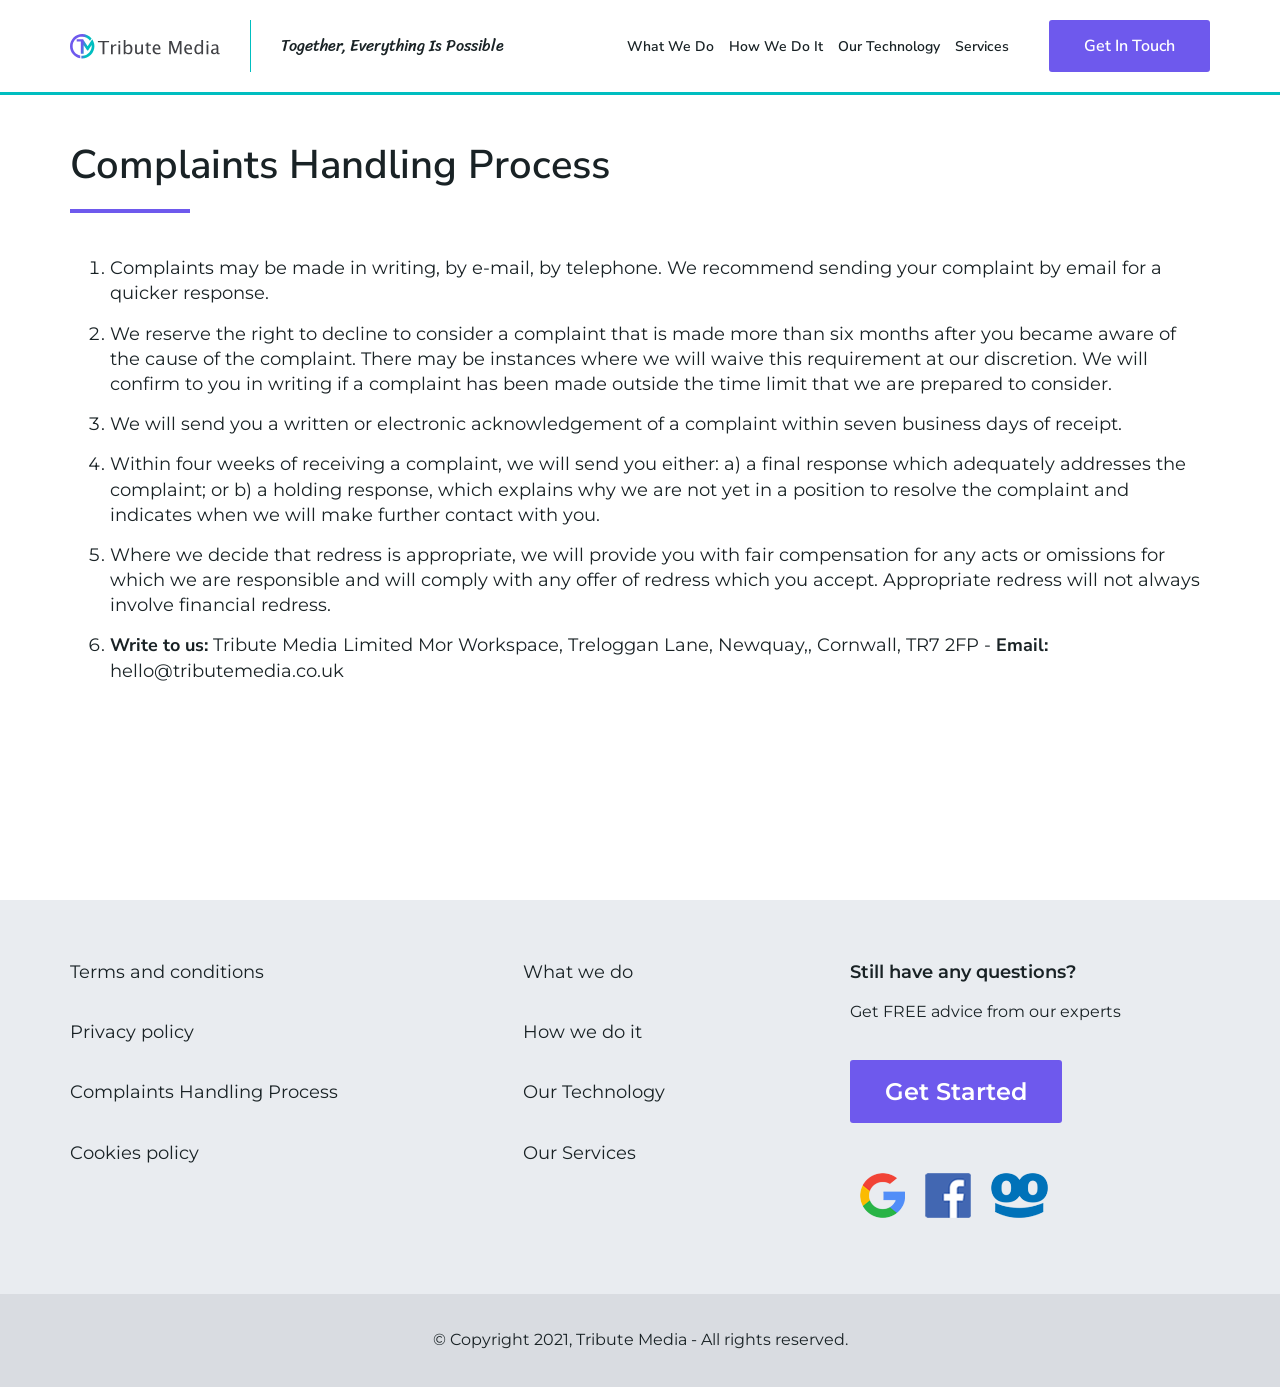
<file: сomplaints_handling_process.html>
<!doctype html>
<html class="no-js" lang="">

<head>
  <meta charset="utf-8">
  <title>Complaints Handling Process</title>
  <meta name="description" content="">
  <meta name="viewport" content="width=device-width, initial-scale=1">
  <link rel="preconnect" href="https://fonts.googleapis.com">
  <link href="https://fonts.googleapis.com/css2?family=Nunito+Sans:ital,wght@0,700;1,400&display=swap" rel="stylesheet">
  <link rel="preconnect" href="https://fonts.gstatic.com" crossorigin>
  <link href="https://fonts.googleapis.com/css2?family=Montserrat:wght@400;700&display=swap" rel="stylesheet">
  <meta property="og:title" content="">
  <meta property="og:type" content="">
  <meta property="og:url" content="">
  <meta property="og:image" content="">

  <link rel="manifest" href="site.webmanifest">
  <link rel="apple-touch-icon" href="icon.png">
  <!-- Place favicon.ico in the root directory -->
  
  <link rel="stylesheet" href="css/normalize.css">
  <link rel="stylesheet" href="css/slick.css">
  <link rel="stylesheet" href="css/animate.min.css">
  <link rel="stylesheet" href="css/main.css">

  <meta name="theme-color" content="#3c5ae4">
</head>

<body >
  <div class="wrapper">
    <header class="header">
      
      <div class="container">
        <div class="logo">
          <a href="/">
            <svg viewBox="0 0 400 66" version="1.1" xmlns="http://www.w3.org/2000/svg" xmlns:xlink="http://www.w3.org/1999/xlink">
              <!-- Generator: Sketch 50.2 (55047) - http://www.bohemiancoding.com/sketch -->
              <title>logo_color</title>
              <desc>Created with Sketch.</desc>
              <defs>
                  <linearGradient x1="50%" y1="41.1348806%" x2="68.2242044%" y2="43.6435127%" id="linearGradient-1">
                      <stop stop-color="#6E59ED" offset="0%"></stop>
                      <stop stop-color="#00BEC0" offset="100%"></stop>
                  </linearGradient>
              </defs>
              <g id="Page-1" stroke="none" stroke-width="1" fill="none" fill-rule="evenodd">
                  <g id="logoFINAL" transform="translate(-59.000000, -180.000000)">
                      <g id="logo_color" transform="translate(59.000000, 180.000000)">
                          <g id="text" transform="translate(73.924051, 15.189873)" fill="#404145">
                              <path d="M12.8876582,38.4810127 L12.8876582,7.0806962 L0.42721519,7.0806962 L0.42721519,3.35443038 L30.3322785,3.35443038 L30.3322785,7.0806962 L17.8718354,7.0806962 L17.8718354,38.4810127 L12.8876582,38.4810127 Z M35.4113924,38.4810127 L35.4113924,12.7056962 L40.0870253,12.7056962 L40.0870253,17.5474684 C41.9383004,13.9398554 44.6281469,12.1360759 48.1566456,12.1360759 C48.6313315,12.1360759 49.1297442,12.1756325 49.6518987,12.2547468 L49.6518987,16.6218354 C48.8449327,16.3528468 48.1329145,16.2183544 47.5158228,16.2183544 C44.5569472,16.2183544 42.0807062,17.974666 40.0870253,21.4873418 L40.0870253,38.4810127 L35.4113924,38.4810127 Z M55.3006329,38.4810127 L55.3006329,12.7056962 L59.9762658,12.7056962 L59.9762658,38.4810127 L55.3006329,38.4810127 Z M55.3006329,8.03006329 L55.3006329,3.35443038 L59.9762658,3.35443038 L59.9762658,8.03006329 L55.3006329,8.03006329 Z M69.3512658,38.7658228 L69.3512658,1.00474684 L74.0268987,1.00474684 L74.0268987,17.5474684 C75.9414653,13.9398554 78.813272,12.1360759 82.6424051,12.1360759 C85.7436864,12.1360759 88.1843265,13.2673937 89.9643987,15.5300633 C91.7444709,17.7927328 92.6344937,20.8860563 92.6344937,24.8101266 C92.6344937,29.0822998 91.6258012,32.5276768 89.6083861,35.1463608 C87.5909709,37.7650447 84.9367253,39.0743671 81.6455696,39.0743671 C78.5917569,39.0743671 76.0522253,37.9034927 74.0268987,35.5617089 L73.4572785,38.7658228 L69.3512658,38.7658228 Z M74.0268987,32.3338608 C76.4319741,34.4857703 78.7262549,35.5617089 80.9098101,35.5617089 C85.4035035,35.5617089 87.6503165,32.1361102 87.6503165,25.2848101 C87.6503165,19.2404761 85.6566655,16.2183544 81.6693038,16.2183544 C79.0585313,16.2183544 76.5110884,17.6344795 74.0268987,20.4667722 L74.0268987,32.3338608 Z M116.060127,38.4810127 L116.060127,33.6392405 C113.575937,37.2626763 110.561727,39.0743671 107.017405,39.0743671 C104.770558,39.0743671 102.982602,38.3663045 101.653481,36.9501582 C100.32436,35.5340119 99.6598101,33.6234297 99.6598101,31.2183544 L99.6598101,12.7056962 L104.335443,12.7056962 L104.335443,29.6993671 C104.335443,31.6297565 104.616295,33.0023693 105.178006,33.8172468 C105.739718,34.6321243 106.677209,35.039557 107.990506,35.039557 C110.838622,35.039557 113.528468,33.1645757 116.060127,29.414557 L116.060127,12.7056962 L120.735759,12.7056962 L120.735759,38.4810127 L116.060127,38.4810127 Z M137.848101,39.0743671 C135.474672,39.0743671 133.623424,38.3939941 132.294304,37.0332278 C130.965183,35.6724616 130.300633,33.7816577 130.300633,31.3607595 L130.300633,16.2183544 L127.072785,16.2183544 L127.072785,12.7056962 L130.300633,12.7056962 L130.300633,8.03006329 L134.976266,7.57911392 L134.976266,12.7056962 L141.716772,12.7056962 L141.716772,16.2183544 L134.976266,16.2183544 L134.976266,30.5063291 C134.976266,33.8765991 136.431947,35.5617089 139.343354,35.5617089 C139.960446,35.5617089 140.712021,35.4588618 141.598101,35.2531646 L141.598101,38.4810127 C140.158221,38.8765843 138.908233,39.0743671 137.848101,39.0743671 Z M167.183544,37.6503165 C164.050617,38.5996883 161.368682,39.0743671 159.137658,39.0743671 C155.340171,39.0743671 152.242892,37.8125126 149.845728,35.2887658 C147.448564,32.765019 146.25,29.493691 146.25,25.4746835 C146.25,21.5664362 147.30616,18.3623543 149.418513,15.8623418 C151.530865,13.3623293 154.232578,12.1123418 157.523734,12.1123418 C160.640838,12.1123418 163.049833,13.2199256 164.750791,15.4351266 C166.451749,17.6503275 167.302215,20.7990302 167.302215,24.8813291 L167.278481,26.3291139 L151.02057,26.3291139 C151.700953,32.4525623 154.699341,35.5142405 160.015823,35.5142405 C161.962035,35.5142405 164.351252,34.9920938 167.183544,33.9477848 L167.183544,37.6503165 Z M151.234177,22.8164557 L162.602848,22.8164557 C162.602848,18.0221279 160.814891,15.625 157.238924,15.625 C153.647134,15.625 151.645572,18.0221279 151.234177,22.8164557 Z M190.609177,38.4810127 L190.609177,3.35443038 L197.515823,3.35443038 L207.246835,30.5300633 L217.262658,3.35443038 L223.433544,3.35443038 L223.433544,38.4810127 L218.781646,38.4810127 L218.781646,9.90506329 L209.098101,36.1313291 L204.280063,36.1313291 L194.881329,9.83386076 L194.881329,38.4810127 L190.609177,38.4810127 Z M251.511076,37.6503165 C248.378149,38.5996883 245.696214,39.0743671 243.46519,39.0743671 C239.667703,39.0743671 236.570423,37.8125126 234.173259,35.2887658 C231.776096,32.765019 230.577532,29.493691 230.577532,25.4746835 C230.577532,21.5664362 231.633692,18.3623543 233.746044,15.8623418 C235.858397,13.3623293 238.56011,12.1123418 241.851266,12.1123418 C244.96837,12.1123418 247.377365,13.2199256 249.078323,15.4351266 C250.779281,17.6503275 251.629747,20.7990302 251.629747,24.8813291 L251.606013,26.3291139 L235.348101,26.3291139 C236.028484,32.4525623 239.026872,35.5142405 244.343354,35.5142405 C246.289567,35.5142405 248.678783,34.9920938 251.511076,33.9477848 L251.511076,37.6503165 Z M235.561709,22.8164557 L246.93038,22.8164557 C246.93038,18.0221279 245.142423,15.625 241.566456,15.625 C237.974666,15.625 235.973103,18.0221279 235.561709,22.8164557 Z M276.242089,38.4810127 L276.242089,33.6392405 C274.343345,37.2626763 271.47945,39.0743671 267.650316,39.0743671 C264.549035,39.0743671 262.108395,37.9430493 260.328323,35.6803797 C258.548251,33.4177102 257.658228,30.3243867 257.658228,26.4003165 C257.658228,22.1123203 258.66692,18.6629877 260.684335,16.0522152 C262.701751,13.4414426 265.355996,12.1360759 268.647152,12.1360759 C271.700965,12.1360759 274.232585,13.3069503 276.242089,15.6487342 L276.242089,1.00474684 L280.941456,1.00474684 L280.941456,38.4810127 L276.242089,38.4810127 Z M276.242089,18.8528481 C273.82119,16.7167615 271.52691,15.6487342 269.359177,15.6487342 C264.881307,15.6487342 262.642405,19.0743328 262.642405,25.9256329 C262.642405,31.9541441 264.636056,34.9683544 268.623418,34.9683544 C271.218367,34.9683544 273.757899,33.5522294 276.242089,30.7199367 L276.242089,18.8528481 Z M290.292722,38.4810127 L290.292722,12.7056962 L294.968354,12.7056962 L294.968354,38.4810127 L290.292722,38.4810127 Z M290.292722,8.03006329 L290.292722,3.35443038 L294.968354,3.35443038 L294.968354,8.03006329 L290.292722,8.03006329 Z M317.634494,35.2056962 C314.833847,37.784823 312.136089,39.0743671 309.541139,39.0743671 C307.405053,39.0743671 305.632918,38.4058611 304.224684,37.0688291 C302.816449,35.7317971 302.112342,34.0427317 302.112342,32.0015823 C302.112342,29.1851125 303.295083,27.0213683 305.660601,25.5102848 C308.026119,23.9992013 311.416117,23.2436709 315.830696,23.2436709 L316.946203,23.2436709 L316.946203,20.1344937 C316.946203,17.1439724 315.411408,15.6487342 312.341772,15.6487342 C309.873405,15.6487342 307.207293,16.4082203 304.343354,17.9272152 L304.343354,14.0585443 C307.492104,12.7768923 310.443024,12.1360759 313.196203,12.1360759 C316.075964,12.1360759 318.200151,12.7848036 319.568829,14.0822785 C320.937507,15.3797533 321.621835,17.3971382 321.621835,20.1344937 L321.621835,31.8117089 C321.621835,34.4857729 322.444612,35.8227848 324.09019,35.8227848 C324.295887,35.8227848 324.596517,35.7911396 324.992089,35.7278481 L325.324367,38.3148734 C324.264235,38.8212051 323.093361,39.0743671 321.811709,39.0743671 C319.628154,39.0743671 318.235762,37.784823 317.634494,35.2056962 Z M316.946203,32.6661392 L316.946203,25.9968354 L315.379747,25.9493671 C312.816443,25.9493671 310.743679,26.4359129 309.161392,27.409019 C307.579106,28.3821251 306.787975,29.6598022 306.787975,31.2420886 C306.787975,32.3655119 307.18354,33.3148695 307.974684,34.0901899 C308.765827,34.8655102 309.731007,35.2531646 310.870253,35.2531646 C312.816465,35.2531646 314.841762,34.3908314 316.946203,32.6661392 Z" id="Tribute-Media"></path>
                          </g>
                          <g id="icon" fill="url(#linearGradient-1)">
                              <path d="M28.8254371,19.8840134 L17.8596477,19.8840134 L17.8596477,13.808064 L34.5811667,13.808064 C35.1334515,13.808064 35.5811667,14.2557792 35.5811667,14.808064 L35.5811667,15.2418445 L35.6086759,15.2418445 L47.0433872,32.3693799 L54.7831635,20.7756894 L59.4574559,14.1421116 L60.4748466,15.8370656 C63.5080022,20.9002485 65.0863841,26.6427061 65.0863841,32.5433822 C65.0863841,41.059228 61.7128305,49.1605107 55.7682259,55.2401335 C49.0667587,62.0931635 39.7904371,65.6774215 30.2214493,65.0032813 L30.2214493,57.9209106 L30.8278903,57.9610357 C31.3983897,57.9986887 31.9707909,58.018466 32.5433822,58.018466 C39.8094538,58.018466 46.5698726,54.7493138 51.3639699,49.3388869 C56.1656739,43.920473 58.5960017,36.7445404 57.8353357,29.6159592 L48.1824845,43.7751858 L46.001465,43.7751858 L45.5850003,43.164371 C42.5345396,38.678914 39.4842691,34.193647 36.4339985,29.7079998 C36.4339985,37.3171317 36.4339985,44.9266439 36.4339985,52.535966 L28.8254371,52.535966 L28.8254371,19.8840134 Z M53.3340948,17.8176496 C48.5476041,11.0714933 40.8344512,7.0677279 32.5433822,7.0677279 C31.9707909,7.0677279 31.3983897,7.08693471 30.8278903,7.12477785 C29.6222347,7.20426744 28.4222841,7.37028279 27.2394485,7.62035173 C15.4814542,10.1086803 7.0665869,20.5317058 7.0665869,32.5433822 C7.0665869,44.5548684 15.4833559,54.9763726 27.2394485,57.4658422 L27.3326301,57.4854293 L27.3326301,64.6697293 L27.100627,64.6303648 C11.4632362,61.9916146 -3.55271368e-15,48.4004153 -3.55271368e-15,32.5433822 C-3.55271368e-15,14.594898 14.5610484,7.10542736e-15 32.5433822,7.10542736e-15 C42.2873232,7.10542736e-15 51.4134132,4.32685823 57.5938242,11.7733978 L53.3340948,17.8176496 Z" id="Combined-Shape"></path>
                          </g>
                      </g>
                  </g>
              </g>
          </svg>
          </a>
          <span class="slogan">Together, Everything <br />  Is Possible</span>
        </div>

        <nav class="wrap-nav">
          <ul class="navigation-list">
                               
            <li><a href="scroll-one" class="link js-scroll">What We Do</a></li>
            <li><a href="scroll-second" class="link js-scroll">How We Do It</a></li>
            <li><a href="scroll-third" class="link js-scroll">Our Technology</a></li>
            <li><a href="scroll-forfth" class="link js-scroll">Services</a></li>
          </ul>
          <a href="scroll-form" class="button js-scroll">Get In Touch</a>
        </nav>

        <button class="mobile-switcher">
          <div class="line-1"></div>
          <div class="line-2"></div>
          <div class="line-3"></div>
        </button>
      </div>
      
      
    </header>
    <main>

      <div class="widget inner-banner">
        <div class="container">
          
            <h1 class="inner-title">Complaints Handling Process</h1>

        </div>
      </div>

      <div class="widget inner-text-blc">
        <div class="container">
          
           <ol>
             <li>Complaints may be made in writing, by e-mail, by telephone. We recommend sending your complaint by email for a quicker response.</li>
             <li>We reserve the right to decline to consider a complaint that is made more than six months after you became aware of the cause of the complaint. There may be instances where we will waive this requirement at our discretion. We will confirm to you in writing if a complaint has been made outside the time limit that we are prepared to consider. </li>
             <li>We will send you a written or electronic acknowledgement of a complaint within seven business days of receipt. </li>
             <li>Within four weeks of receiving a complaint, we will send you either: a) a final response which adequately addresses the complaint; or b) a holding response, which explains why we are not yet in a position to resolve the complaint and indicates when we will make further contact with you. </li>
             <li>Where we decide that redress is appropriate, we will provide you with fair compensation for any acts or omissions for which we are responsible and will comply with any offer of redress which you accept. Appropriate redress will not always involve financial redress. </li>
             <li><strong>Write to us:</strong> Tribute Media Limited Mor Workspace, Treloggan Lane, Newquay,, Cornwall, TR7 2FP - <strong>Email:</strong> hello@tributemedia.co.uk</li>
           </ol>

        </div>
      </div>

      

    </main>
  </div>
  <footer class="footer">

    <div class="container">
      <div class="top">
        <nav class="navigation">
          <ul>
            <li><a href="terms_and_conditions.html" class="link">Terms and conditions</a></li>
            <li><a href="privacy_policy.html" class="link">Privacy policy</a></li>
            <li><a href="сomplaints_handling_process.html" class="link">Complaints Handling Process</a></li>
            <li><a href="cookies_policy.html" class="link">Cookies policy</a></li>
          </ul>
        </nav>
        <nav class="navigation">
          <ul>
            <li><a href="scroll-one" class="link js-scroll">What we do</a></li>
            <li><a href="scroll-second" class="link js-scroll">How we do it</a></li>
            <li><a href="scroll-third" class="link js-scroll">Our Technology</a></li>
            <li><a href="scroll-forfth" class="link js-scroll">Our Services</a></li>
          </ul>
        </nav>

        <div class="footer-form">
          <h4 class="footer-form-title">Still have any questions?</h4>
          <p>Get FREE advice from our experts</p>

          <a href="scroll-form" class="button js-scroll">Get Started</a>


          <ul class="social-list">
            <li>
              <a href="#">
                  <img src="img/google.png" alt="">
              </a>
            </li>
            <li>
              <a href="#">
                <img src="img/fb.png" alt="">
              </a>
            </li>
            <li>
              <a href="#">
                <img src="img/taboola.png" alt="">
              </a>
            </li>
          </ul>

        </div>
      </div>
    </div>

    <div class="bottom">
      <div class="container">
        <p class="copy">&copy; Copyright 2021, Tribute Media - All rights reserved.</p>
      </div>
    </div>
    
  </footer>

 
  <!-- Add your site or application content here -->
  <script src="js/vendor/modernizr-3.11.2.min.js"></script>
  <script type="text/javascript" src="js/jquery-1.11.0.min.js"></script>
  <script type="text/javascript" src="js/jquery-migrate-1.2.1.min.js"></script>
  <script type="text/javascript" src="js/slick.min.js"></script>
  <script type="text/javascript" src="js/wow.min.js"></script>
  <script src="js/main.js"></script>

  <!-- Google Analytics: change UA-XXXXX-Y to be your site's ID. -->
  <script>
    window.ga = function () { ga.q.push(arguments) }; ga.q = []; ga.l = +new Date;
    ga('create', 'UA-XXXXX-Y', 'auto'); ga('set', 'anonymizeIp', true); ga('set', 'transport', 'beacon'); ga('send', 'pageview')
  </script>
  <script src="https://www.google-analytics.com/analytics.js" async></script>
</body>

</html>
</file>
<file: css/main.css>
@font-face {
  font-family: 'Sriracha-Regular';
  src: url("../fonts/Sriracha-Regular.eot");
  src: url("../fonts/Sriracha-Regular.eot?#iefix") format("embedded-opentype"), url("../fonts/Sriracha-Regular.svg#Sriracha-Regular") format("svg"), url("../fonts/Sriracha-Regular.ttf") format("truetype"), url("../fonts/Sriracha-Regular.woff") format("woff"), url("../fonts/Sriracha-Regular.woff2") format("woff2");
  font-weight: normal;
  font-style: normal; }

/*! HTML5 Boilerplate v8.0.0 | MIT License | https://html5boilerplate.com/ */
/* main.css 2.1.0 | MIT License | https://github.com/h5bp/main.css#readme */
/*
 * What follows is the result of much research on cross-browser styling.
 * Credit left inline and big thanks to Nicolas Gallagher, Jonathan Neal,
 * Kroc Camen, and the H5BP dev community and team.
 */
/* ==========================================================================
   Base styles: opinionated defaults
   ========================================================================== */
html {
  color: #222;
  font-size: 1em;
  line-height: 1.4; }

/*
   * Remove text-shadow in selection highlight:
   * https://twitter.com/miketaylr/status/12228805301
   *
   * Vendor-prefixed and regular ::selection selectors cannot be combined:
   * https://stackoverflow.com/a/16982510/7133471
   *
   * Customize the background color to match your design.
   */
::-moz-selection {
  background: #b3d4fc;
  text-shadow: none; }

::selection {
  background: #b3d4fc;
  text-shadow: none; }

/*
   * A better looking default horizontal rule
   */
hr {
  display: block;
  height: 1px;
  border: 0;
  border-top: 1px solid #ccc;
  margin: 1em 0;
  padding: 0; }

/*
   * Remove the gap between audio, canvas, iframes,
   * images, videos and the bottom of their containers:
   * https://github.com/h5bp/html5-boilerplate/issues/440
   */
audio,
canvas,
iframe,
img,
svg,
video {
  vertical-align: middle; }

/*
   * Remove default fieldset styles.
   */
fieldset {
  border: 0;
  margin: 0;
  padding: 0; }

/*
   * Allow only vertical resizing of textareas.
   */
textarea {
  resize: vertical; }

/* ==========================================================================
     Author's custom styles
     ========================================================================== */
/* ==========================================================================
     Helper classes
     ========================================================================== */
/*
   * Hide visually and from screen readers
   */
.hidden,
[hidden] {
  display: none !important; }

/*
   * Hide only visually, but have it available for screen readers:
   * https://snook.ca/archives/html_and_css/hiding-content-for-accessibility
   *
   * 1. For long content, line feeds are not interpreted as spaces and small width
   *    causes content to wrap 1 word per line:
   *    https://medium.com/@jessebeach/beware-smushed-off-screen-accessible-text-5952a4c2cbfe
   */
.sr-only {
  border: 0;
  clip: rect(0, 0, 0, 0);
  height: 1px;
  margin: -1px;
  overflow: hidden;
  padding: 0;
  position: absolute;
  white-space: nowrap;
  width: 1px;
  /* 1 */ }

/*
   * Extends the .sr-only class to allow the element
   * to be focusable when navigated to via the keyboard:
   * https://www.drupal.org/node/897638
   */
.sr-only.focusable:active,
.sr-only.focusable:focus {
  clip: auto;
  height: auto;
  margin: 0;
  overflow: visible;
  position: static;
  white-space: inherit;
  width: auto; }

/*
   * Hide visually and from screen readers, but maintain layout
   */
.invisible {
  visibility: hidden; }

/*
   * Clearfix: contain floats
   *
   * For modern browsers
   * 1. The space content is one way to avoid an Opera bug when the
   *    `contenteditable` attribute is included anywhere else in the document.
   *    Otherwise it causes space to appear at the top and bottom of elements
   *    that receive the `clearfix` class.
   * 2. The use of `table` rather than `block` is only necessary if using
   *    `:before` to contain the top-margins of child elements.
   */
.clearfix::before,
.clearfix::after {
  content: " ";
  display: table; }

.clearfix::after {
  clear: both; }

/* ==========================================================================
     EXAMPLE Media Queries for Responsive Design.
     These examples override the primary ('mobile first') styles.
     Modify as content requires.
     ========================================================================== */
@media only screen and (min-width: 35em) {
  /* Style adjustments for viewports that meet the condition */ }

@media print, (-webkit-min-device-pixel-ratio: 1.25), (min-resolution: 1.25dppx), (min-resolution: 120dpi) {
  /* Style adjustments for high resolution devices */ }

/* ==========================================================================
     Print styles.
     Inlined to avoid the additional HTTP request:
     https://www.phpied.com/delay-loading-your-print-css/
     ========================================================================== */
@media print {
  *,
  *::before,
  *::after {
    background: #fff !important;
    color: #000 !important;
    /* Black prints faster */
    -webkit-box-shadow: none !important;
    box-shadow: none !important;
    text-shadow: none !important; }
  a,
  a:visited {
    text-decoration: underline; }
  a[href]::after {
    content: " (" attr(href) ")"; }
  abbr[title]::after {
    content: " (" attr(title) ")"; }
  /*
     * Don't show links that are fragment identifiers,
     * or use the `javascript:` pseudo protocol
     */
  a[href^="#"]::after,
  a[href^="javascript:"]::after {
    content: ""; }
  pre {
    white-space: pre-wrap !important; }
  pre,
  blockquote {
    border: 1px solid #999;
    page-break-inside: avoid; }
  /*
     * Printing Tables:
     * https://web.archive.org/web/20180815150934/http://css-discuss.incutio.com/wiki/Printing_Tables
     */
  thead {
    display: table-header-group; }
  tr,
  img {
    page-break-inside: avoid; }
  p,
  h2,
  h3 {
    orphans: 3;
    widows: 3; }
  h2,
  h3 {
    page-break-after: avoid; } }

* {
  -webkit-box-sizing: border-box;
  box-sizing: border-box; }

html, body {
  min-height: 100vh;
  overflow-x: hidden; }

body {
  min-height: 100vh;
  font-family: "Montserrat", sans-serif;
  font-size: 16px;
  line-height: 1.4;
  color: #192225;
  width: 100%;
  font-weight: 400;
  overflow-x: hidden; }

.wrapper {
  position: relative; }
  @media screen and (min-width: 991px) {
    .wrapper {
      min-height: 100vh; } }

.container {
  width: 100%;
  max-width: 1180px;
  padding: 0 20px;
  margin: 0 auto; }

.button {
  display: inline-block;
  background: #6e59ed;
  color: #fff;
  padding: 15px 35px;
  text-decoration: none;
  border-radius: 3px;
  border: none;
  -webkit-transition: all linear .2s;
  transition: all linear .2s;
  font-weight: 600;
  font-size: 24px;
  cursor: pointer;
  text-align: center; }
  @media screen and (max-width: 1199px) {
    .button {
      padding: 15px 20px; } }
  .button:hover {
    -webkit-transition: all linear .2s;
    transition: all linear .2s;
    background: #6400eb; }
  .button.green {
    background: #44b223; }
    .button.green:hover {
      background: #2fcb00; }

.link {
  font-size: 16px;
  font-weight: 400;
  text-decoration: none;
  color: #192225;
  -webkit-transition: all linear .2s;
  transition: all linear .2s;
  position: relative; }
  .link:after {
    content: '';
    position: absolute;
    left: 0;
    bottom: -5px;
    width: 100%;
    height: 2px;
    background: #6e59ed;
    -webkit-transform: scale(0);
    transform: scale(0);
    -webkit-transition: all linear .2s;
    transition: all linear .2s; }
  .link:hover {
    -webkit-transition: all linear .2s;
    transition: all linear .2s;
    color: #6400eb; }
    .link:hover:after {
      -webkit-transition: all linear .2s;
      transition: all linear .2s;
      -webkit-transform: scale(1);
      transform: scale(1); }

input {
  width: 100%;
  height: 45px;
  padding: 10px 16px;
  font-size: 18px;
  border: none;
  border-radius: 5px;
  border: 1px solid #d9dce1; }
  input:focus {
    outline: none; }
  input::-webkit-input-placeholder {
    color: #6a737d;
    opacity: 1; }
  input::-moz-placeholder {
    color: #6a737d;
    opacity: 1; }
  input::-ms-input-placeholder {
    color: #6a737d;
    opacity: 1; }
  input::placeholder {
    color: #6a737d;
    opacity: 1; }
  input:-ms-input-placeholder {
    color: #6a737d; }
  input::-ms-input-placeholder {
    color: #6a737d; }

h1, h2, h3, h4, h5, h6 {
  font-family: "Nunito Sans", sans-serif; }

@media screen and (max-width: 991px) {
  .mobile-center {
    text-align: center; } }

.header {
  padding: 20px 0;
  position: relative; }
  .header .container {
    display: -webkit-box;
    display: -ms-flexbox;
    display: flex;
    -webkit-box-align: center;
    -ms-flex-align: center;
    align-items: center;
    -webkit-box-pack: justify;
    -ms-flex-pack: justify;
    justify-content: space-between; }
  .header .logo {
    display: -webkit-box;
    display: -ms-flexbox;
    display: flex;
    -webkit-box-align: center;
    -ms-flex-align: center;
    align-items: center; }
    .header .logo a {
      text-decoration: none; }
    .header .logo svg {
      width: 150px; }
  .header .slogan {
    font-family: "Sriracha-Regular", sans-serif;
    font-size: 16px;
    padding: 15px 0 15px 30px;
    margin: 0 0 0 30px;
    border-left: 1px solid #00bec0; }
    @media screen and (min-width: 767px) {
      .header .slogan br {
        display: none; } }
    @media screen and (max-width: 1199px) {
      .header .slogan {
        padding: 15px 0 15px 15px;
        margin: 0 0 0 15px; } }
    @media screen and (max-width: 767px) {
      .header .slogan {
        padding: 8px 0 9px 8px;
        margin: 0 0 0 8px;
        font-size: 12px;
        line-height: 1.4;
        display: inline-block; } }
  .header .wrap-nav {
    display: -webkit-box;
    display: -ms-flexbox;
    display: flex;
    -webkit-box-align: center;
    -ms-flex-align: center;
    align-items: center; }
    @media screen and (max-width: 991px) {
      .header .wrap-nav {
        -webkit-transform: translateY(-126%);
        transform: translateY(-126%);
        -webkit-transition: all linear .2s;
        transition: all linear .2s; }
        .header .wrap-nav.open {
          -webkit-transform: translateY(0);
          transform: translateY(0); } }
    .header .wrap-nav .button {
      margin: 0 0 0 25px;
      font-size: 16px;
      font-family: "Nunito Sans", sans-serif; }
      @media screen and (max-width: 1199px) {
        .header .wrap-nav .button {
          margin: 0 0 0 10px; } }
      @media screen and (max-width: 991px) {
        .header .wrap-nav .button {
          margin: 0; } }
    @media screen and (max-width: 991px) {
      .header .wrap-nav {
        position: absolute;
        background: #fff;
        -webkit-box-orient: vertical;
        -webkit-box-direction: normal;
        -ms-flex-direction: column;
        flex-direction: column;
        -webkit-box-align: center;
        -ms-flex-align: center;
        align-items: center;
        width: 100%;
        left: 0;
        top: 78px;
        z-index: 100;
        padding: 30px 0 60px;
        -webkit-box-shadow: inset 0px 4px 12px -6px rgba(0, 0, 0, 0.1);
        box-shadow: inset 0px 4px 12px -6px rgba(0, 0, 0, 0.1); } }
  .header .navigation-list {
    display: -webkit-box;
    display: -ms-flexbox;
    display: flex;
    -webkit-box-align: center;
    -ms-flex-align: center;
    align-items: center;
    list-style: none;
    padding: 0;
    margin: 0; }
    @media screen and (max-width: 991px) {
      .header .navigation-list {
        -webkit-box-orient: vertical;
        -webkit-box-direction: normal;
        -ms-flex-direction: column;
        flex-direction: column; } }
    .header .navigation-list li {
      margin: 0 15px 0 0; }
      @media screen and (max-width: 991px) {
        .header .navigation-list li {
          text-align: center;
          margin: 0 0 35px; } }
      .header .navigation-list li .link {
        font-weight: 600;
        font-size: 14px;
        font-family: "Nunito Sans", sans-serif; }
  .header .mobile-switcher {
    background: transparent;
    border: none;
    padding: 0; }
    @media screen and (min-width: 991px) {
      .header .mobile-switcher {
        display: none; } }
    .header .mobile-switcher .line-1, .header .mobile-switcher .line-2, .header .mobile-switcher .line-3 {
      width: 28px;
      height: 3px;
      background-color: #6e59ed;
      margin: 6px 0;
      -webkit-transition: 0.4s;
      transition: 0.4s; }
    .header .mobile-switcher.open .line-1 {
      -webkit-transform: rotate(-45deg) translate(-6px, 6px);
      transform: rotate(-45deg) translate(-6px, 6px); }
    .header .mobile-switcher.open .line-2 {
      opacity: 0; }
    .header .mobile-switcher.open .line-3 {
      -webkit-transform: rotate(45deg) translate(-6px, -8px);
      transform: rotate(45deg) translate(-6px, -8px); }

.footer {
  background: #e9ecf0; }
  .footer .top {
    padding: 60px 0;
    display: -webkit-box;
    display: -ms-flexbox;
    display: flex;
    -webkit-box-pack: justify;
    -ms-flex-pack: justify;
    justify-content: space-between; }
    @media screen and (max-width: 991px) {
      .footer .top {
        -ms-flex-wrap: wrap;
        flex-wrap: wrap; } }
    @media screen and (max-width: 767px) {
      .footer .top {
        -webkit-box-orient: vertical;
        -webkit-box-direction: normal;
        -ms-flex-direction: column;
        flex-direction: column;
        padding: 30px 0; } }
  .footer .navigation-title {
    font-size: 24px;
    font-weight: 600;
    margin: 0 0 35px 0; }
    @media screen and (max-width: 767px) {
      .footer .navigation-title {
        margin-bottom: 20px; } }
  .footer .navigation ul {
    list-style: none;
    padding: 0;
    margin: 0; }
    .footer .navigation ul li {
      margin-bottom: 35px; }
      @media screen and (max-width: 767px) {
        .footer .navigation ul li {
          margin-bottom: 20px; } }
      .footer .navigation ul li a {
        font-size: 18px; }
  .footer .footer-form {
    width: 100%;
    max-width: 360px; }
    @media screen and (max-width: 991px) {
      .footer .footer-form {
        max-width: 100%; } }
    .footer .footer-form-title {
      margin: 0;
      font-family: "Montserrat", sans-serif;
      font-size: 18px;
      font-weight: 600; }
    .footer .footer-form .form-title {
      font-size: 24px;
      font-weight: 600;
      margin-bottom: 35px; }
    .footer .footer-form .button {
      margin-top: 20px; }
    .footer .footer-form .social-list {
      margin-top: 50px;
      padding: 0;
      list-style: none;
      display: -webkit-box;
      display: -ms-flexbox;
      display: flex;
      -webkit-box-align: center;
      -ms-flex-align: center;
      align-items: center; }
      .footer .footer-form .social-list li {
        margin: 0 10px; }
  .footer .bottom {
    padding: 35px 0;
    background: #d9dce1; }
  .footer .copy {
    text-align: center;
    margin: 0;
    padding: 0; }

.widget {
  padding: 60px 0; }
  @media screen and (max-width: 991px) {
    .widget {
      padding: 40px 0; } }
  .widget_title {
    text-align: center;
    font-size: 40px;
    font-weight: 600;
    font-family: "Nunito Sans", sans-serif;
    margin: 0 0 45px 0;
    padding: 0 0 30px 0;
    position: relative; }
    .widget_title:before {
      content: '';
      position: absolute;
      width: 120px;
      height: 4px;
      background: #6e59ed;
      bottom: 10px;
      left: 50%;
      -webkit-transform: translateX(-50%);
      transform: translateX(-50%); }
    @media screen and (max-width: 991px) {
      .widget_title {
        font-size: 24px;
        margin: 0 0 25px 0; } }
    .widget_title.white {
      color: #fff; }
      .widget_title.white:before {
        background: #fff; }
  .widget .sub-title_text {
    margin: 0;
    padding: 0;
    font-size: 24px;
    font-weight: 400;
    text-align: center; }
    @media screen and (max-width: 991px) {
      .widget .sub-title_text {
        font-size: 16px; } }
    .widget .sub-title_text.white {
      color: #fff; }

.clients {
  position: relative;
  z-index: 2; }
  @media screen and (max-width: 991px) {
    .clients {
      background: #f1fbfb; } }
  .clients:after {
    content: '';
    position: absolute;
    width: 100%;
    height: 100%;
    top: 0;
    left: 0;
    z-index: 1;
    background: url(../img/clients-bg.png) 0px 0px no-repeat;
    background-size: 100% 99%; }
    @media screen and (max-width: 991px) {
      .clients:after {
        display: none; } }
  .clients .container {
    position: relative;
    z-index: 2; }
  .clients .list-clients {
    display: -webkit-box;
    display: -ms-flexbox;
    display: flex;
    -ms-flex-wrap: wrap;
    flex-wrap: wrap;
    -webkit-box-pack: center;
    -ms-flex-pack: center;
    justify-content: center; }
    .clients .list-clients .item {
      border: 1px solid #ecedee;
      padding: 0 5px;
      margin: 0 16px 32px;
      width: 100%;
      max-width: calc(100% / 5 - 32px);
      background: #fff;
      min-height: 125px;
      display: -webkit-box;
      display: -ms-flexbox;
      display: flex;
      -webkit-box-pack: center;
      -ms-flex-pack: center;
      justify-content: center;
      -webkit-box-align: center;
      -ms-flex-align: center;
      align-items: center;
      min-width: 195px; }
      @media screen and (max-width: 767px) {
        .clients .list-clients .item {
          min-width: auto;
          max-width: calc(100% / 3 - 10px);
          min-height: 90px;
          margin: 0 5px 10px; }
          .clients .list-clients .item img {
            width: 100%; } }

.text-img .container {
  display: -webkit-box;
  display: -ms-flexbox;
  display: flex; }
  @media screen and (max-width: 991px) {
    .text-img .container {
      -webkit-box-orient: vertical;
      -webkit-box-direction: normal;
      -ms-flex-direction: column;
      flex-direction: column; } }

.text-img .widget_title {
  text-align: left; }
  .text-img .widget_title:before {
    left: 0;
    -webkit-transform: none;
    transform: none; }

.text-img .text {
  min-width: 720px;
  margin: 0 90px 0 0; }
  @media screen and (max-width: 1199px) {
    .text-img .text {
      min-width: 550px; } }
  @media screen and (max-width: 767px) {
    .text-img .text {
      min-width: 100%; } }
  .text-img .text p {
    font-size: 24px; }
    @media screen and (max-width: 1199px) {
      .text-img .text p {
        font-size: 18px; } }

@media screen and (max-width: 991px) {
  .text-img .img {
    margin-top: 20px; }
    .text-img .img img {
      width: 100%; } }

.text-img .btn-center {
  margin: 0 0 0 35px; }
  @media screen and (max-width: 1199px) {
    .text-img .btn-center {
      margin: 0; } }

@media screen and (min-width: 991px) {
  .text-img.reverse .container {
    -webkit-box-orient: horizontal;
    -webkit-box-direction: reverse;
    -ms-flex-direction: row-reverse;
    flex-direction: row-reverse; }
  .text-img.reverse .text {
    margin: 0 0 0 90px; } }

.choose {
  padding-top: 0; }
  .choose .list {
    display: -webkit-box;
    display: -ms-flexbox;
    display: flex;
    -webkit-box-pack: center;
    -ms-flex-pack: center;
    justify-content: center;
    margin: 60px -15px 0; }
    @media screen and (max-width: 991px) {
      .choose .list {
        margin: 40px -15px 0; } }
    @media screen and (max-width: 767px) {
      .choose .list {
        margin: 40px 0 0;
        -webkit-box-orient: vertical;
        -webkit-box-direction: normal;
        -ms-flex-direction: column;
        flex-direction: column; } }
    .choose .list--item {
      width: 100%;
      max-width: calc(100% / 3 - 30px);
      margin: 0 15px;
      padding: 30px 30px 50px;
      border: 1px solid #ecedee; }
      @media screen and (max-width: 991px) {
        .choose .list--item {
          max-width: calc(100% / 3 - 16px);
          margin: 0 8px; } }
      @media screen and (max-width: 767px) {
        .choose .list--item {
          max-width: 100%;
          margin: 0 0 20px;
          -webkit-box-shadow: none;
          box-shadow: none; } }
      .choose .list--item_icon {
        margin-bottom: 25px; }
        .choose .list--item_icon svg {
          width: 80px;
          height: 87px; }
      .choose .list--item_text {
        font-size: 18px; }
        @media screen and (max-width: 991px) {
          .choose .list--item_text {
            font-size: 16px; } }
  .choose .slick-arrow {
    width: 24px;
    height: 42px;
    position: absolute;
    top: calc(50% - 12px);
    z-index: 10;
    opacity: 0.4; }
    .choose .slick-arrow.arrow-prev {
      background: url(../img/arrow=grey-left.png);
      background-size: 100%;
      left: -10px; }
    .choose .slick-arrow.arrow-next {
      background: url(../img/arrow=grey-right.png);
      background-size: 100%;
      right: -10px; }
  .choose .wrap-cta {
    text-align: center;
    margin-top: 60px; }
    @media screen and (max-width: 767px) {
      .choose .wrap-cta {
        margin-top: 40px; } }

.inner-form {
  background: #00bec0;
  margin-top: -50px; }
  @media screen and (max-width: 991px) {
    .inner-form {
      margin-top: 0; } }
  .inner-form .form {
    width: 100%;
    max-width: 750px;
    margin: 0 auto;
    display: -webkit-box;
    display: -ms-flexbox;
    display: flex;
    -webkit-box-orient: vertical;
    -webkit-box-direction: normal;
    -ms-flex-direction: column;
    flex-direction: column; }
    .inner-form .form label {
      margin-bottom: 35px; }
    .inner-form .form input {
      height: 70px;
      color: #6a737d;
      padding: 14px 16px 14px 65px; }
      @media screen and (max-width: 767px) {
        .inner-form .form input {
          height: 56px;
          padding: 10px 16px 10px 43px; } }
  .inner-form .wrap-cta {
    text-align: center; }
    .inner-form .wrap-cta .button {
      width: 100%;
      max-width: 250px;
      padding: 15px 15px; }

.simple-text .check-list {
  display: -webkit-box;
  display: -ms-flexbox;
  display: flex;
  -ms-flex-wrap: wrap;
  flex-wrap: wrap;
  margin: 80px -25px 0; }
  @media screen and (max-width: 991px) {
    .simple-text .check-list {
      -webkit-box-orient: vertical;
      -webkit-box-direction: normal;
      -ms-flex-direction: column;
      flex-direction: column;
      margin: 40px 0 0; } }
  .simple-text .check-list .item {
    width: 100%;
    max-width: calc(100% / 3 - 50px);
    margin: 0 25px;
    padding: 0 0 0 65px;
    background: url(../img/tick.svg) 0px 0px no-repeat;
    background-size: 55px;
    font-size: 20px;
    display: -webkit-box;
    display: -ms-flexbox;
    display: flex;
    -webkit-box-align: center;
    -ms-flex-align: center;
    align-items: center; }
    @media screen and (max-width: 991px) {
      .simple-text .check-list .item {
        max-width: 100%;
        margin: 0 0 20px;
        font-size: 16px;
        min-height: 56px; }
        .simple-text .check-list .item br {
          display: none; } }

.steps {
  background: url(../img/bg_steps_banner.jpg) 0px 0px no-repeat;
  background-size: cover;
  padding-bottom: 80px; }
  .steps-list {
    padding: 0 0 75px 0;
    position: relative;
    display: -webkit-box;
    display: -ms-flexbox;
    display: flex;
    margin: 65px -15px 0;
    list-style: none;
    counter-reset: section;
    z-index: 1; }
    @media screen and (max-width: 767px) {
      .steps-list {
        margin: 40px -20px 0;
        padding: 0; } }
    .steps-list .item {
      width: 100%;
      max-width: calc(100% / 4 - 30px);
      margin: 0 15px;
      text-align: center;
      position: relative; }
      .steps-list .item-inner {
        background: #fff;
        padding: 55px 20px;
        margin: 0 auto; }
        @media screen and (max-width: 767px) {
          .steps-list .item-inner {
            max-width: 250px;
            padding: 38px 15px; } }
      @media screen and (max-width: 991px) {
        .steps-list .item {
          max-width: calc(100% / 4 - 20px);
          margin: 0 10px; } }
      @media screen and (max-width: 767px) {
        .steps-list .item {
          max-width: 100%;
          margin: 0 0 75px; } }
      .steps-list .item_icon {
        height: 100px;
        display: -webkit-box;
        display: -ms-flexbox;
        display: flex;
        -webkit-box-align: center;
        -ms-flex-align: center;
        align-items: center;
        -webkit-box-pack: center;
        -ms-flex-pack: center;
        justify-content: center; }
      .steps-list .item p {
        font-family: "Nunito Sans", sans-serif;
        font-size: 24px;
        font-weight: 600;
        padding: 0;
        margin: 20px 0 0 0; }
        @media screen and (max-width: 991px) {
          .steps-list .item p {
            font-size: 21px; } }
      .steps-list .item:after {
        counter-increment: section;
        content: counter(section);
        position: absolute;
        bottom: -94px;
        left: 50%;
        -webkit-transform: translateX(-50%);
        transform: translateX(-50%);
        width: 40px;
        height: 40px;
        border-radius: 100%;
        background: #294bde;
        color: #fff;
        font-size: 24px;
        display: -webkit-box;
        display: -ms-flexbox;
        display: flex;
        -webkit-box-align: center;
        -ms-flex-align: center;
        align-items: center;
        -webkit-box-pack: center;
        -ms-flex-pack: center;
        justify-content: center;
        z-index: 10;
        font-weight: 600; }
        @media screen and (max-width: 767px) {
          .steps-list .item:after {
            bottom: -63px; } }
    .steps-list .slick-arrow {
      width: 24px;
      height: 42px;
      position: absolute;
      top: calc(50% - 55px);
      z-index: 10;
      opacity: 0.4; }
      .steps-list .slick-arrow.arrow-prev {
        background: url(../img/arrow=white-left.png);
        background-size: 100%;
        left: 18px; }
      .steps-list .slick-arrow.arrow-next {
        background: url(../img/arrow=white-right.png);
        background-size: 100%;
        right: 18px; }
  .steps .line {
    background: #fff;
    position: relative;
    height: 2px;
    margin: 0 auto;
    width: calc(100% - 30px);
    z-index: 0; }
    @media screen and (max-width: 767px) {
      .steps .line {
        margin: 0 -40px;
        width: calc(100% + 80px);
        margin-top: -33px; } }
    .steps .line:before, .steps .line::after {
      content: '';
      position: absolute;
      top: -7px;
      width: 15px;
      height: 15px;
      border-radius: 100%;
      background: #fff; }
    .steps .line:before {
      left: 0; }
    .steps .line:after {
      right: 0; }

.services {
  background: url("../img/bg.png") 0px 0px no-repeat;
  background-size: 102%;
  padding-top: 140px;
  padding-bottom: 0; }
  @media screen and (max-width: 991px) {
    .services {
      padding: 60px 0 40px;
      background-size: 200%;
      background-position: top; } }
  @media screen and (max-width: 767px) {
    .services {
      background-size: 1000% 91%;
      background-position: 92% 0%; } }
  .services .services-slider {
    max-width: 1180px;
    padding: 0 20px;
    margin: 0 auto;
    display: -webkit-box;
    display: -ms-flexbox;
    display: flex;
    -ms-flex-wrap: wrap;
    flex-wrap: wrap;
    -webkit-box-pack: center;
    -ms-flex-pack: center;
    justify-content: center; }
    @media screen and (min-width: 767px) {
      .services .services-slider .slick-list {
        overflow: inherit; } }
    .services .services-slider .slick-track {
      display: -webkit-box;
      display: -ms-flexbox;
      display: flex; }
    .services .services-slider .slick-arrow {
      position: absolute;
      top: -120px;
      width: 65px;
      height: 65px;
      border-radius: 50%;
      background: #6e59ed;
      display: -webkit-box;
      display: -ms-flexbox;
      display: flex;
      -webkit-box-align: center;
      -ms-flex-align: center;
      align-items: center;
      -webkit-box-pack: center;
      -ms-flex-pack: center;
      justify-content: center;
      cursor: pointer; }
      @media screen and (max-width: 991px) {
        .services .services-slider .slick-arrow {
          top: -83px; } }
      .services .services-slider .slick-arrow:hover {
        background: #6400eb; }
      .services .services-slider .slick-arrow.arrow-prev {
        right: 80px; }
        .services .services-slider .slick-arrow.arrow-prev svg {
          margin: 0 8px 0 0; }
      .services .services-slider .slick-arrow.arrow-next {
        right: 0; }
        .services .services-slider .slick-arrow.arrow-next svg {
          margin: 0 0 0 8px; }
      .services .services-slider .slick-arrow.slick-disabled {
        background: #879bf4; }
    .services .services-slider-item_icon {
      text-align: center; }
    .services .services-slider-item {
      background: #fff;
      padding: 25px;
      max-width: 340px;
      width: 100%;
      margin: 0  15px 30px;
      height: auto;
      max-width: calc(100% / 3 - 30px); }
      @media screen and (max-width: 991px) {
        .services .services-slider-item {
          max-width: calc(100% / 2 - 30px); } }
      @media screen and (max-width: 767px) {
        .services .services-slider-item {
          margin: 0 0 20px;
          max-width: 100%; } }
      .services .services-slider-item_title {
        font-family: "Nunito Sans", sans-serif;
        font-size: 24px;
        font-weight: 600;
        margin-top: 30px; }
      .services .services-slider-item_text {
        margin-top: 20px;
        font-size: 18px; }

.banner {
  background: url(../img/bg_banner.jpg) 0px 0px no-repeat;
  background-size: 100% 99%;
  padding: 100px 0;
  min-height: 672px;
  position: relative; }
  @media screen and (max-width: 991px) {
    .banner {
      background-size: cover;
      background-position: right; } }
  @media screen and (max-width: 767px) {
    .banner {
      padding-top: 30px;
      min-height: auto; } }
  .banner .slick-slider {
    position: static; }
    .banner .slick-slider .slick-list {
      position: static;
      overflow: inherit; }
      .banner .slick-slider .slick-list .slick-track {
        position: static; }
  .banner .slick-arrow {
    z-index: 10; }
    .banner .slick-arrow svg {
      fill: #fff; }
  @media screen and (max-width: 991px) {
    .banner .slider-banner {
      padding-bottom: 60px; } }
  .banner .slider-banner .item {
    display: -webkit-box;
    display: -ms-flexbox;
    display: flex;
    -webkit-box-align: center;
    -ms-flex-align: center;
    align-items: center;
    -webkit-box-pack: justify;
    -ms-flex-pack: justify;
    justify-content: space-between;
    color: #fff; }
    @media screen and (max-width: 991px) {
      .banner .slider-banner .item {
        -webkit-box-orient: vertical;
        -webkit-box-direction: normal;
        -ms-flex-direction: column;
        flex-direction: column; } }
    .banner .slider-banner .item .text-blc {
      padding: 0 20px 0 0;
      min-width: 720px; }
      @media screen and (max-width: 1199px) {
        .banner .slider-banner .item .text-blc {
          min-width: 500px; } }
      @media screen and (max-width: 767px) {
        .banner .slider-banner .item .text-blc {
          padding: 0;
          min-width: auto; } }
    .banner .slider-banner .item .title {
      font-size: 56px;
      margin: 30px 0 0 0;
      font-family: "Nunito Sans", sans-serif; }
      @media screen and (max-width: 1199px) {
        .banner .slider-banner .item .title {
          font-size: 40px;
          margin-top: 20px; } }
      @media screen and (max-width: 767px) {
        .banner .slider-banner .item .title {
          font-size: 24px; } }
    .banner .slider-banner .item .text {
      font-size: 24px;
      margin: 30px 0 0 0; }
      @media screen and (max-width: 1199px) {
        .banner .slider-banner .item .text {
          font-size: 18px;
          margin-top: 20px; } }
      @media screen and (max-width: 767px) {
        .banner .slider-banner .item .text {
          font-size: 16px; }
          .banner .slider-banner .item .text br {
            display: none; } }
    .banner .slider-banner .item .button {
      margin-top: 30px; }
    .banner .slider-banner .item .img-blc {
      /* position: absolute;
                top: 0;
                right: -34%; 
                left: 58%;*/
      -webkit-transform: translateX(-8%);
      transform: translateX(-8%); }
      @media screen and (max-width: 1199px) {
        .banner .slider-banner .item .img-blc {
          -webkit-transform: translateX(-1%);
          transform: translateX(-1%); } }
      @media screen and (max-width: 991px) {
        .banner .slider-banner .item .img-blc {
          -webkit-transform: none;
          transform: none; } }
      @media screen and (max-width: 991px) {
        .banner .slider-banner .item .img-blc img {
          width: 100%;
          height: auto;
          margin: 0 0 0 10%; } }
  .banner .slider-banner .slick-arrow {
    position: absolute;
    top: calc(50% - 29px);
    display: -webkit-box;
    display: -ms-flexbox;
    display: flex;
    -webkit-box-align: center;
    -ms-flex-align: center;
    align-items: center;
    -webkit-box-pack: center;
    -ms-flex-pack: center;
    justify-content: center;
    cursor: pointer;
    z-index: 2;
    background: transparent; }
    .banner .slider-banner .slick-arrow.arrow-prev {
      left: 15px; }
    .banner .slider-banner .slick-arrow.arrow-next {
      right: 15px; }
  .banner .slider-banner .slick-dots {
    margin: 0;
    padding: 0;
    display: -webkit-box;
    display: -ms-flexbox;
    display: flex;
    -webkit-box-align: center;
    -ms-flex-align: center;
    align-items: center;
    -webkit-box-pack: center;
    -ms-flex-pack: center;
    justify-content: center;
    list-style: none;
    position: absolute;
    bottom: 93px;
    left: 50%;
    -webkit-transform: translateX(-50%);
    transform: translateX(-50%); }
    @media screen and (max-width: 991px) {
      .banner .slider-banner .slick-dots {
        padding: 0 70px; } }
    .banner .slider-banner .slick-dots button {
      width: 14px;
      height: 16px;
      background: transparent;
      border-radius: 50%;
      border: none;
      font-size: 0;
      border: 2px solid #fff;
      cursor: pointer; }
    .banner .slider-banner .slick-dots li {
      margin: 0 8px; }
    .banner .slider-banner .slick-dots .slick-active button {
      background: #fff; }

.inner-banner {
  padding: 15px 0;
  border-top: 3px solid #00bec0; }
  .inner-banner .inner-title {
    font-size: 40px;
    font-family: "Nunito Sans", sans-serif;
    font-weight: 600;
    position: relative;
    padding: 0 0 30px 0;
    margin-bottom: 0; }
    .inner-banner .inner-title:before {
      content: '';
      position: absolute;
      width: 120px;
      height: 4px;
      background: #6e59ed;
      bottom: 10px;
      left: 0%; }
    @media screen and (max-width: 991px) {
      .inner-banner .inner-title {
        font-size: 24px; } }

.inner-text-blc {
  font-size: 18px;
  padding-top: 0; }
  .inner-text-blc p {
    margin: 0 0 25px; }
    @media screen and (max-width: 991px) {
      .inner-text-blc p {
        font-size: 16px; } }
  .inner-text-blc a {
    color: #6e59ed;
    font-family: "Montserrat", sans-serif;
    font-weight: 600; }
    .inner-text-blc a:hover {
      color: #00bec0; }
  .inner-text-blc strong {
    font-family: "Nunito Sans", sans-serif; }
  .inner-text-blc ul {
    margin-bottom: 25px; }
  .inner-text-blc ol li {
    margin-bottom: 15px; }
  .inner-text-blc h3 {
    font-weight: 600;
    font-size: 24px;
    margin: 0 0 10px; }
    @media screen and (max-width: 991px) {
      .inner-text-blc h3 {
        font-size: 18px; } }

/*# sourceMappingURL=[data-uri] */
</file>
